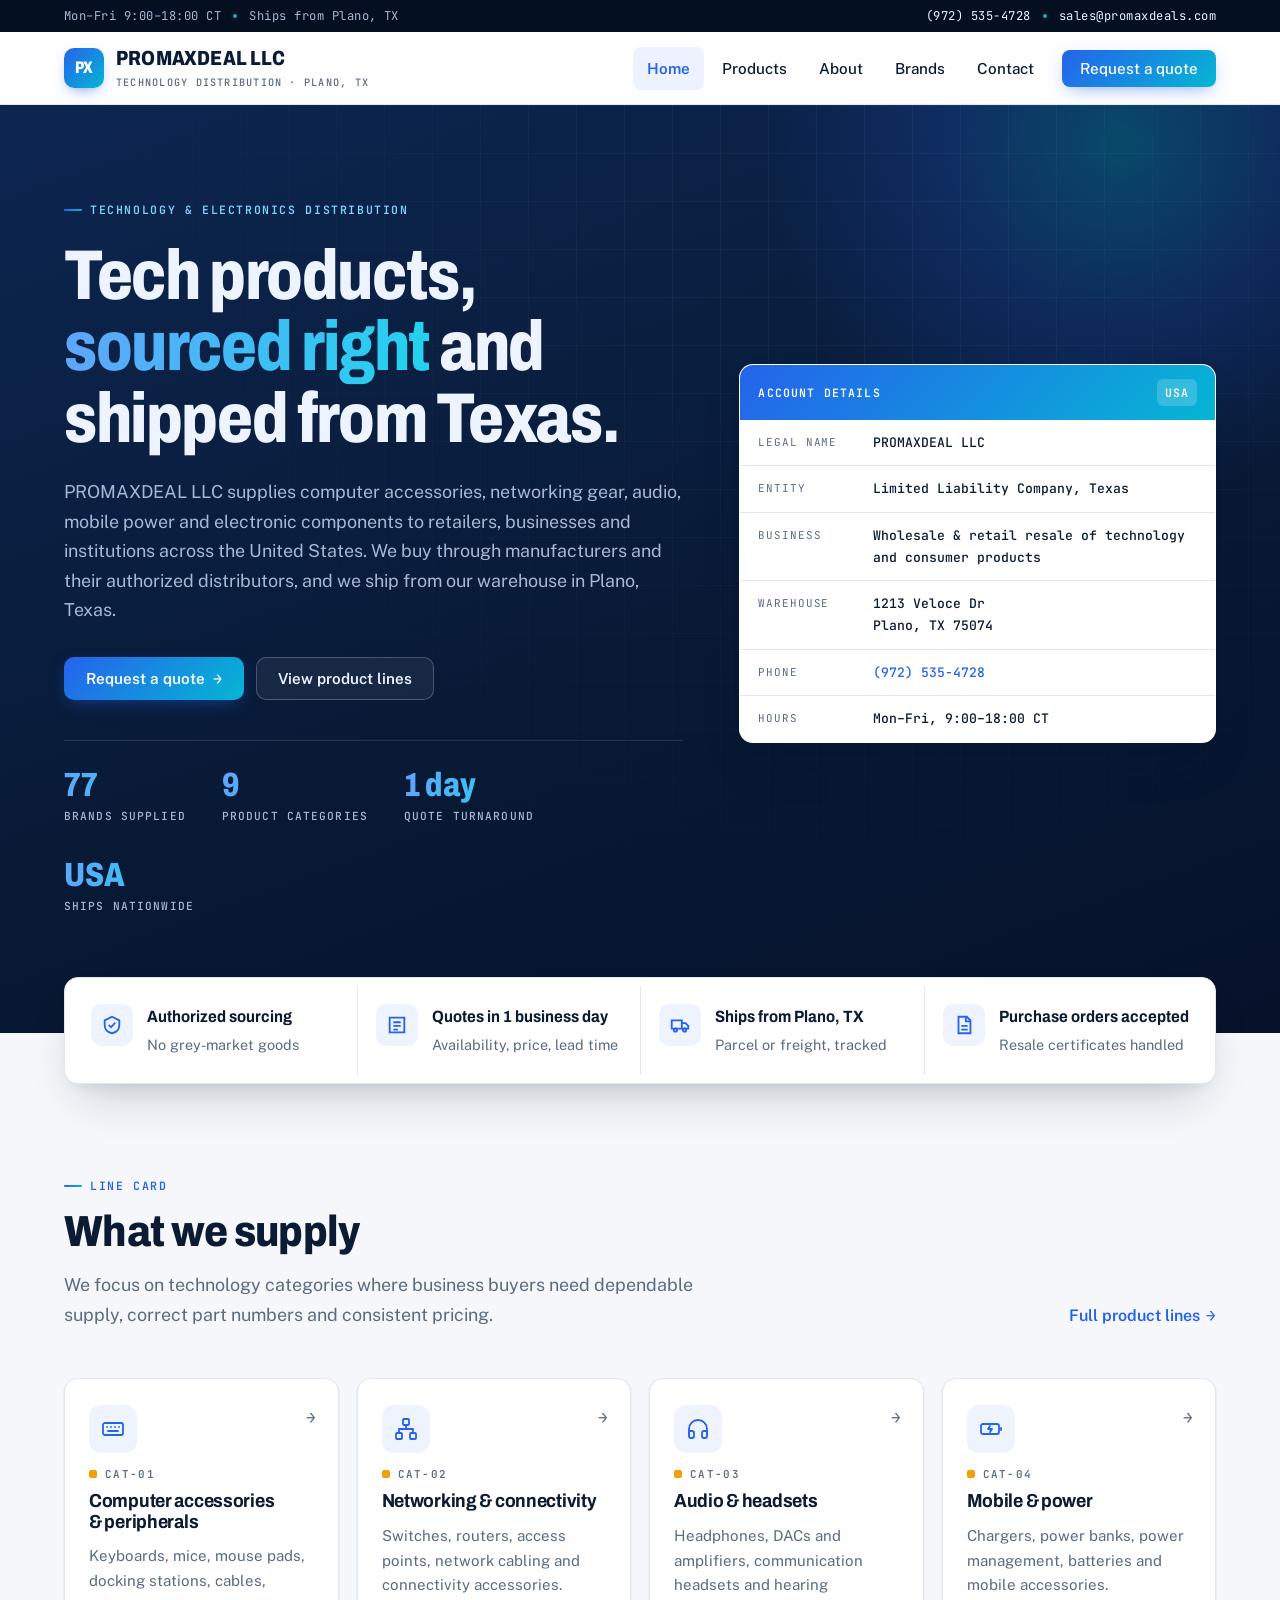
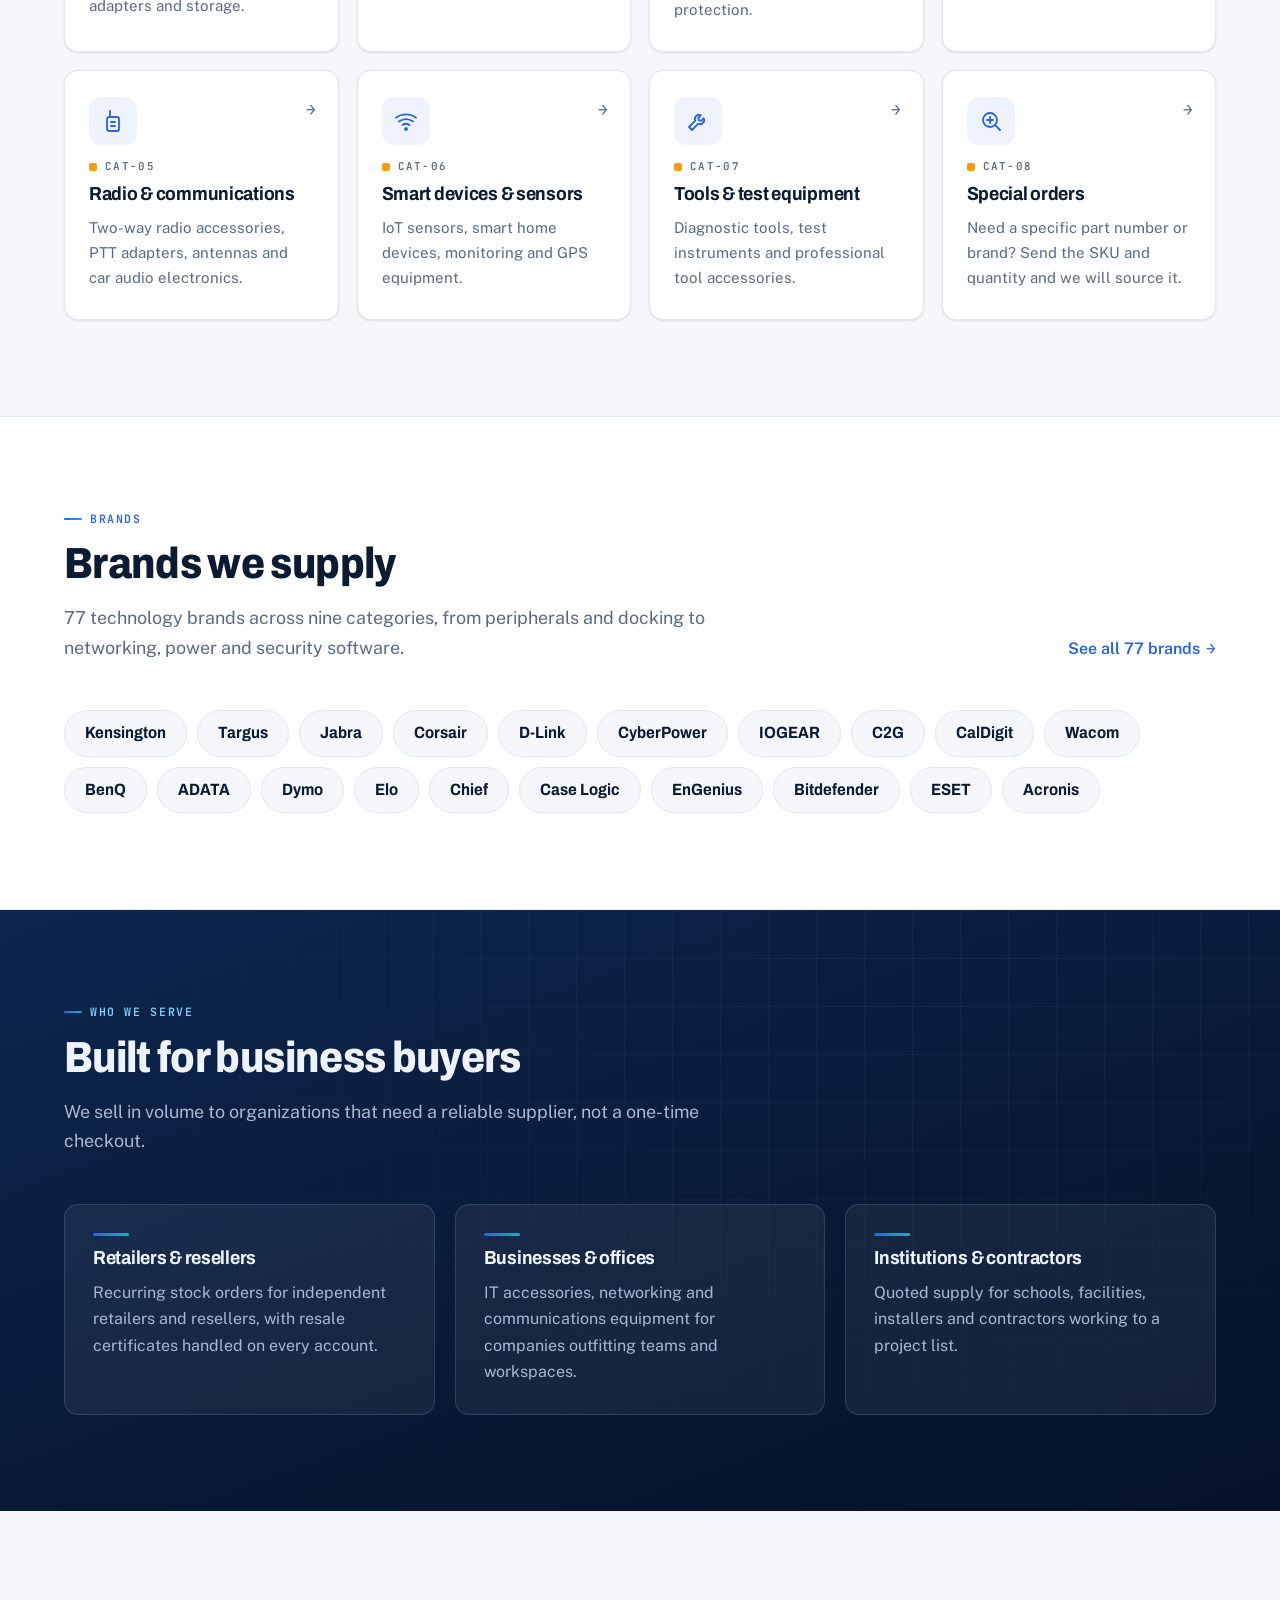
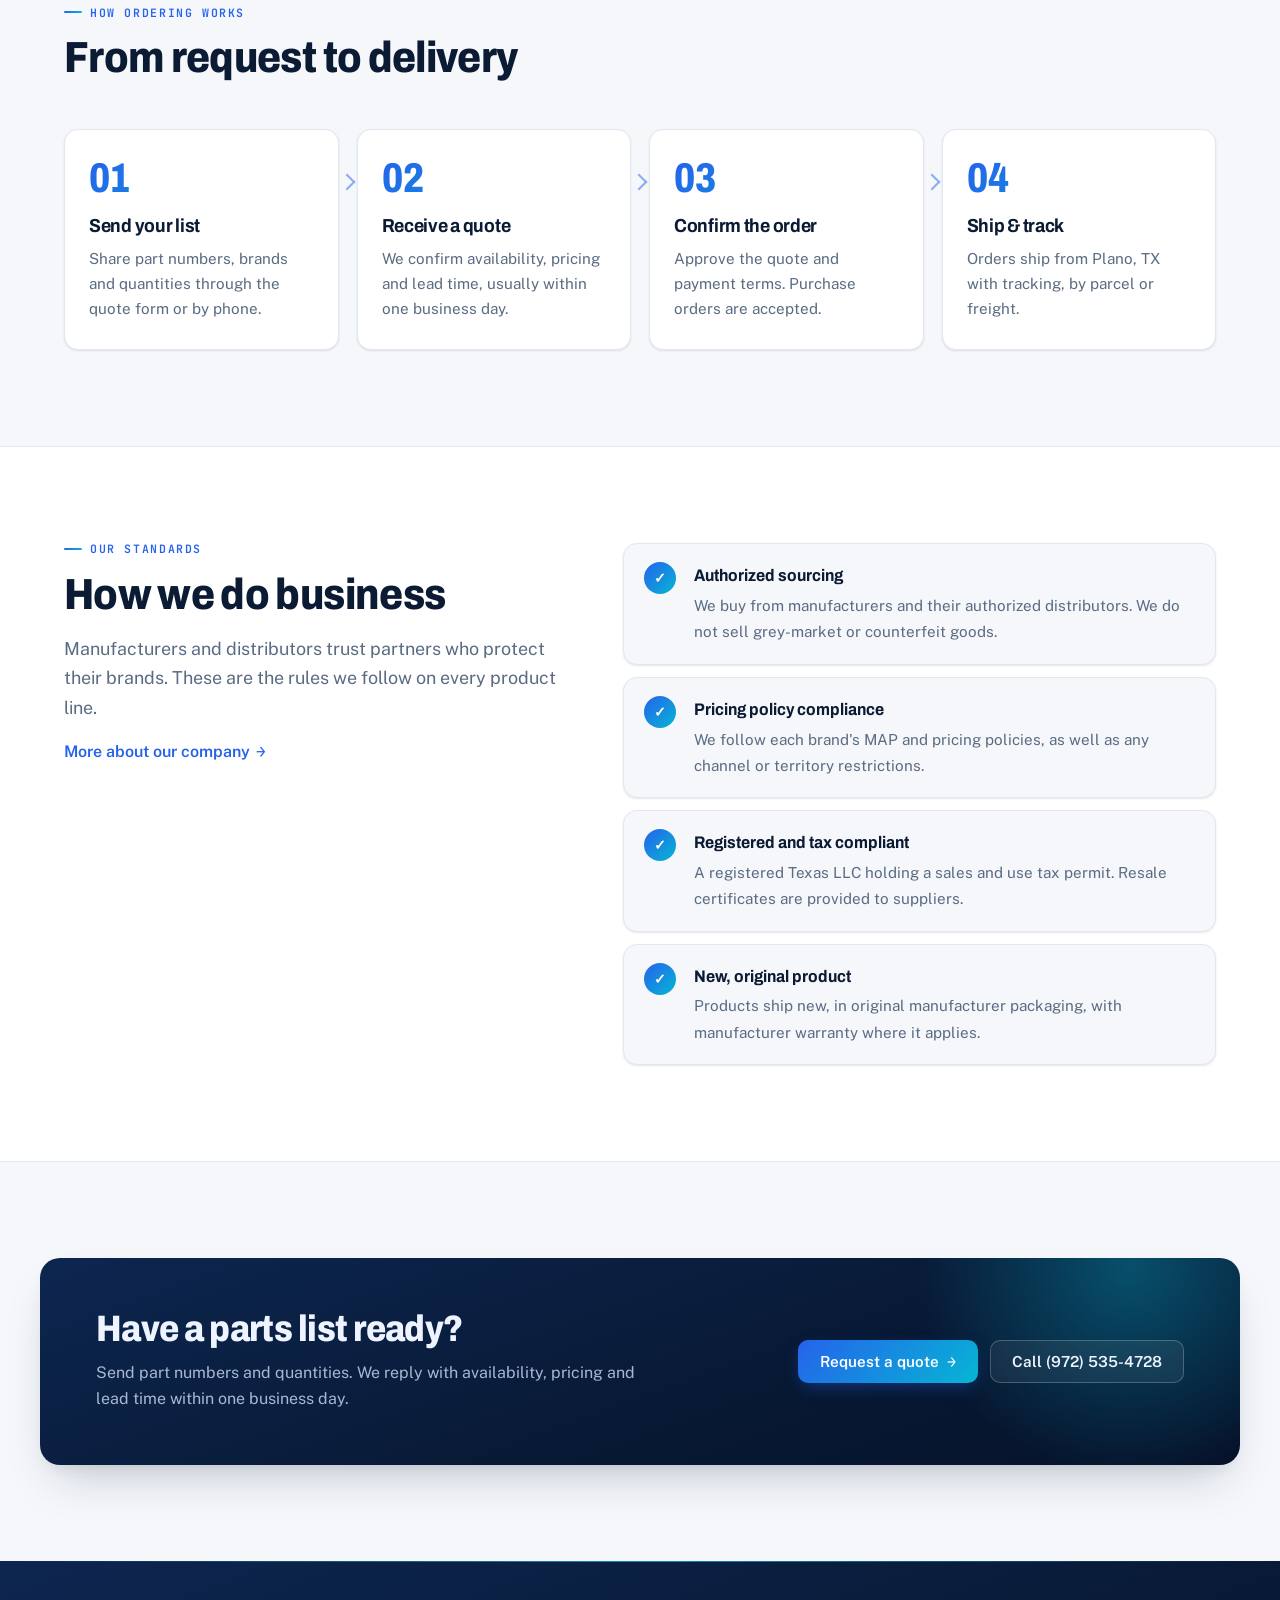
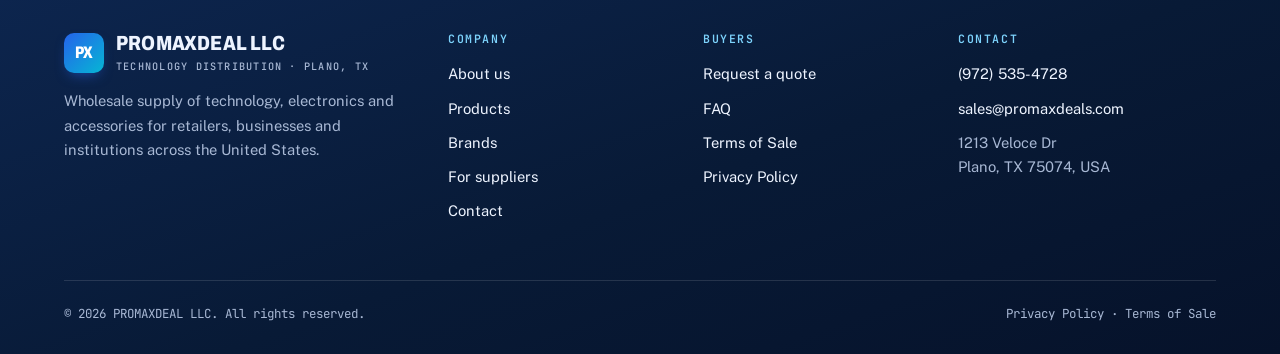
<file: index.html>
<!doctype html>
<html lang="en">
<head>
<meta charset="utf-8">
<meta name="viewport" content="width=device-width, initial-scale=1">
<title>PROMAXDEAL LLC | Technology &amp; Electronics Distributor in Plano, Texas</title>
<meta name="description" content="PROMAXDEAL LLC is a Plano, Texas distributor of computer accessories, networking gear, audio, mobile power and electronic components for retailers, businesses and institutions.">
<link rel="canonical" href="https://www.promaxdeals.com/">
<meta property="og:type" content="website">
<meta property="og:site_name" content="PROMAXDEAL LLC">
<meta property="og:title" content="PROMAXDEAL LLC | Technology &amp; Electronics Distribution">
<meta property="og:description" content="Tech products, sourced right and shipped from Plano, Texas. Wholesale supply for retailers, businesses and institutions.">
<meta property="og:url" content="https://www.promaxdeals.com/">
<meta name="theme-color" content="#131a24">
<link rel="icon" href="assets/img/favicon.svg" type="image/svg+xml">
<link rel="preconnect" href="https://fonts.googleapis.com">
<link rel="preconnect" href="https://fonts.gstatic.com" crossorigin>
<link rel="stylesheet" href="https://fonts.googleapis.com/css2?family=Archivo:wdth,wght@75..100,500..800&family=Public+Sans:wght@400;500;600&family=JetBrains+Mono:wght@400;500&display=swap">
<link rel="stylesheet" href="assets/css/styles.css">
<script type="application/ld+json">
{
  "@context":"https://schema.org",
  "@type":"Organization",
  "name":"PROMAXDEAL LLC",
  "url":"https://www.promaxdeals.com/",
  "email":"sales@promaxdeals.com",
  "telephone":"+1-972-535-4728",
  "address":{"@type":"PostalAddress","streetAddress":"1213 Veloce Dr","addressLocality":"Plano","addressRegion":"TX","postalCode":"75074","addressCountry":"US"},
  "contactPoint":{"@type":"ContactPoint","contactType":"sales","telephone":"+1-972-535-4728","email":"sales@promaxdeals.com","areaServed":"US","availableLanguage":"English","hoursAvailable":{"@type":"OpeningHoursSpecification","dayOfWeek":["Monday","Tuesday","Wednesday","Thursday","Friday"],"opens":"09:00","closes":"18:00"}}
}
</script>
</head>
<body>
<a class="skip" href="#main">Skip to content</a>

<div class="utility">
  <div class="wrap">
    <div><span>Mon–Fri 9:00–18:00 CT</span><span class="hide-sm">Ships from Plano, TX</span></div>
    <div><span><a href="tel:+19725354728">(972) 535-4728</a></span><span class="hide-sm"><a href="mailto:sales@promaxdeals.com">sales@promaxdeals.com</a></span></div>
  </div>
</div>

<header class="top">
  <div class="wrap">
    <a class="brand" href="index.html" aria-label="PROMAXDEAL LLC home">
      <span class="mark" aria-hidden="true">PX</span>
      <span><b>PROMAXDEAL LLC</b><small>TECHNOLOGY DISTRIBUTION · PLANO, TX</small></span>
    </a>
    <button class="menu-btn" type="button" aria-expanded="false" aria-controls="site-nav"><span></span><i class="sr-only">Menu</i></button>
    <nav class="links" id="site-nav" aria-label="Main">
      <a href="index.html" aria-current="page">Home</a>
      <a href="products.html">Products</a>
      <a href="about.html">About</a>
      <a href="brands.html">Brands</a>
      <a href="contact.html">Contact</a>
      <a class="btn" href="contact.html#quote-form">Request a quote</a>
    </nav>
  </div>
</header>

<main id="main">
  <div class="hero">
    <div class="wrap">
      <div>
        <p class="eyebrow">Technology &amp; electronics distribution</p>
        <h1>Tech products, <em>sourced right</em> and shipped from Texas.</h1>
        <p class="lede">PROMAXDEAL LLC supplies computer accessories, networking gear, audio, mobile power and electronic components to retailers, businesses and institutions across the United States. We buy through manufacturers and their authorized distributors, and we ship from our warehouse in Plano, Texas.</p>
        <div class="cta">
          <a class="btn arrow" href="contact.html#quote-form">Request a quote</a>
          <a class="btn ghost" href="products.html">View product lines</a>
        </div>
        <dl class="hero-stats">
          <div><dt>Brands supplied</dt><dd>77</dd></div>
          <div><dt>Product categories</dt><dd>9</dd></div>
          <div><dt>Quote turnaround</dt><dd>1 day</dd></div>
          <div><dt>Ships nationwide</dt><dd>USA</dd></div>
        </dl>
      </div>
      <aside class="spec" aria-label="Company details">
        <header><span>Account details</span><span>USA</span></header>
        <dl>
          <dt>Legal name</dt><dd>PROMAXDEAL LLC</dd>
          <dt>Entity</dt><dd>Limited Liability Company, Texas</dd>
          <dt>Business</dt><dd>Wholesale &amp; retail resale of technology and consumer products</dd>
          <dt>Warehouse</dt><dd>1213 Veloce Dr<br>Plano, TX 75074</dd>
          <dt>Phone</dt><dd><a href="tel:+19725354728">(972) 535-4728</a></dd>
          <dt>Hours</dt><dd>Mon–Fri, 9:00–18:00 CT</dd>
        </dl>
      </aside>
    </div>
  </div>

  <div class="strip">
    <div class="wrap">
      <ul>
        <li><svg class="ico" viewBox="0 0 24 24" fill="none" stroke="currentColor" stroke-width="2" aria-hidden="true"><path d="M12 3l8 4v5c0 5-3.5 8-8 9-4.5-1-8-4-8-9V7l8-4z"/><path d="M8.5 12l2.5 2.5 4.5-5"/></svg><div><b>Authorized sourcing</b><span>No grey-market goods</span></div></li>
        <li><svg class="ico" viewBox="0 0 24 24" fill="none" stroke="currentColor" stroke-width="2" aria-hidden="true"><path d="M4 4h16v16H4z"/><path d="M8 9h8M8 13h8M8 17h5"/></svg><div><b>Quotes in 1 business day</b><span>Availability, price, lead time</span></div></li>
        <li><svg class="ico" viewBox="0 0 24 24" fill="none" stroke="currentColor" stroke-width="2" aria-hidden="true"><path d="M3 7h11v9H3zM14 10h4l3 3v3h-7z"/><circle cx="7" cy="17.5" r="1.8"/><circle cx="17" cy="17.5" r="1.8"/></svg><div><b>Ships from Plano, TX</b><span>Parcel or freight, tracked</span></div></li>
        <li><svg class="ico" viewBox="0 0 24 24" fill="none" stroke="currentColor" stroke-width="2" aria-hidden="true"><path d="M6 3h9l4 4v14H6z"/><path d="M14 3v5h5M9 13h7M9 17h7"/></svg><div><b>Purchase orders accepted</b><span>Resale certificates handled</span></div></li>
      </ul>
    </div>
  </div>

  <section id="products">
    <div class="wrap">
      <div class="head-row">
        <div class="head">
          <p class="eyebrow">Line card</p>
          <h2>What we supply</h2>
          <p class="lede">We focus on technology categories where business buyers need dependable supply, correct part numbers and consistent pricing.</p>
        </div>
        <a class="text-link arrow" href="products.html">Full product lines</a>
      </div>
      <div class="card-grid">
        <a class="item" href="products.html#cat-01"><span class="ico-tile"><svg viewBox="0 0 24 24" fill="none" stroke="currentColor" stroke-width="1.8" stroke-linecap="round" stroke-linejoin="round" aria-hidden="true"><rect x="2" y="6" width="20" height="12" rx="2"/><path d="M6 10h.01M10 10h.01M14 10h.01M18 10h.01M7 14h10"/></svg></span><span class="code">CAT-01</span><h3>Computer accessories &amp; peripherals</h3><p>Keyboards, mice, mouse pads, docking stations, cables, adapters and storage.</p></a>
        <a class="item" href="products.html#cat-02"><span class="ico-tile"><svg viewBox="0 0 24 24" fill="none" stroke="currentColor" stroke-width="1.8" stroke-linecap="round" stroke-linejoin="round" aria-hidden="true"><rect x="9" y="2" width="6" height="6" rx="1"/><rect x="2" y="16" width="6" height="6" rx="1"/><rect x="16" y="16" width="6" height="6" rx="1"/><path d="M12 8v4M5 16v-4h14v4"/></svg></span><span class="code">CAT-02</span><h3>Networking &amp; connectivity</h3><p>Switches, routers, access points, network cabling and connectivity accessories.</p></a>
        <a class="item" href="products.html#cat-03"><span class="ico-tile"><svg viewBox="0 0 24 24" fill="none" stroke="currentColor" stroke-width="1.8" stroke-linecap="round" stroke-linejoin="round" aria-hidden="true"><path d="M3 18v-6a9 9 0 0 1 18 0v6"/><path d="M21 19a2 2 0 0 1-2 2h-1a2 2 0 0 1-2-2v-3a2 2 0 0 1 2-2h3zM3 19a2 2 0 0 0 2 2h1a2 2 0 0 0 2-2v-3a2 2 0 0 0-2-2H3z"/></svg></span><span class="code">CAT-03</span><h3>Audio &amp; headsets</h3><p>Headphones, DACs and amplifiers, communication headsets and hearing protection.</p></a>
        <a class="item" href="products.html#cat-04"><span class="ico-tile"><svg viewBox="0 0 24 24" fill="none" stroke="currentColor" stroke-width="1.8" stroke-linecap="round" stroke-linejoin="round" aria-hidden="true"><rect x="2" y="7" width="18" height="10" rx="2"/><path d="M22 11v2M11 9l-2 3h4l-2 3"/></svg></span><span class="code">CAT-04</span><h3>Mobile &amp; power</h3><p>Chargers, power banks, power management, batteries and mobile accessories.</p></a>
        <a class="item" href="products.html#cat-05"><span class="ico-tile"><svg viewBox="0 0 24 24" fill="none" stroke="currentColor" stroke-width="1.8" stroke-linecap="round" stroke-linejoin="round" aria-hidden="true"><rect x="6" y="8" width="12" height="14" rx="2"/><path d="M9 8V2M10 13h4M10 17h4"/></svg></span><span class="code">CAT-05</span><h3>Radio &amp; communications</h3><p>Two-way radio accessories, PTT adapters, antennas and car audio electronics.</p></a>
        <a class="item" href="products.html#cat-06"><span class="ico-tile"><svg viewBox="0 0 24 24" fill="none" stroke="currentColor" stroke-width="1.8" stroke-linecap="round" stroke-linejoin="round" aria-hidden="true"><path d="M5 12.55a11 11 0 0 1 14 0M8.5 16a6 6 0 0 1 7 0M2 8.8a16 16 0 0 1 20 0"/><circle cx="12" cy="20" r="1"/></svg></span><span class="code">CAT-06</span><h3>Smart devices &amp; sensors</h3><p>IoT sensors, smart home devices, monitoring and GPS equipment.</p></a>
        <a class="item" href="products.html#cat-07"><span class="ico-tile"><svg viewBox="0 0 24 24" fill="none" stroke="currentColor" stroke-width="1.8" stroke-linecap="round" stroke-linejoin="round" aria-hidden="true"><path d="M14.7 6.3a4 4 0 0 0-5.4 5.4L3 18l3 3 6.3-6.3a4 4 0 0 0 5.4-5.4l-2.5 2.5-2.4-.6-.6-2.4z"/></svg></span><span class="code">CAT-07</span><h3>Tools &amp; test equipment</h3><p>Diagnostic tools, test instruments and professional tool accessories.</p></a>
        <a class="item" href="products.html#cat-08"><span class="ico-tile"><svg viewBox="0 0 24 24" fill="none" stroke="currentColor" stroke-width="1.8" stroke-linecap="round" stroke-linejoin="round" aria-hidden="true"><circle cx="11" cy="11" r="7"/><path d="M21 21l-4.3-4.3M11 8v6M8 11h6"/></svg></span><span class="code">CAT-08</span><h3>Special orders</h3><p>Need a specific part number or brand? Send the SKU and quantity and we will source it.</p></a>
      </div>
    </div>
  </section>

  <section id="brands" class="alt">
    <div class="wrap">
      <div class="head-row">
        <div class="head">
          <p class="eyebrow">Brands</p>
          <h2>Brands we supply</h2>
          <p class="lede">77 technology brands across nine categories, from peripherals and docking to networking, power and security software.</p>
        </div>
        <a class="text-link arrow" href="brands.html">See all 77 brands</a>
      </div>
      <ul class="brand-cloud">
        <li><a href="brands.html#kensington">Kensington</a></li>
        <li><a href="brands.html#targus">Targus</a></li>
        <li><a href="brands.html#jabra">Jabra</a></li>
        <li><a href="brands.html#corsair">Corsair</a></li>
        <li><a href="brands.html#d-link">D-Link</a></li>
        <li><a href="brands.html#cyberpower">CyberPower</a></li>
        <li><a href="brands.html#iogear">IOGEAR</a></li>
        <li><a href="brands.html#c2g">C2G</a></li>
        <li><a href="brands.html#caldigit">CalDigit</a></li>
        <li><a href="brands.html#wacom">Wacom</a></li>
        <li><a href="brands.html#benq">BenQ</a></li>
        <li><a href="brands.html#adata">ADATA</a></li>
        <li><a href="brands.html#dymo">Dymo</a></li>
        <li><a href="brands.html#elo">Elo</a></li>
        <li><a href="brands.html#chief">Chief</a></li>
        <li><a href="brands.html#case-logic">Case Logic</a></li>
        <li><a href="brands.html#engenius">EnGenius</a></li>
        <li><a href="brands.html#bitdefender">Bitdefender</a></li>
        <li><a href="brands.html#eset">ESET</a></li>
        <li><a href="brands.html#acronis">Acronis</a></li>
      </ul>
    </div>
  </section>

  <section id="customers" class="band">
    <div class="wrap">
      <div class="head">
        <p class="eyebrow">Who we serve</p>
        <h2>Built for business buyers</h2>
        <p class="lede">We sell in volume to organizations that need a reliable supplier, not a one-time checkout.</p>
      </div>
      <div class="cols">
        <div><h3>Retailers &amp; resellers</h3><p>Recurring stock orders for independent retailers and resellers, with resale certificates handled on every account.</p></div>
        <div><h3>Businesses &amp; offices</h3><p>IT accessories, networking and communications equipment for companies outfitting teams and workspaces.</p></div>
        <div><h3>Institutions &amp; contractors</h3><p>Quoted supply for schools, facilities, installers and contractors working to a project list.</p></div>
      </div>
    </div>
  </section>

  <section id="process">
    <div class="wrap">
      <div class="head">
        <p class="eyebrow">How ordering works</p>
        <h2>From request to delivery</h2>
      </div>
      <ol class="steps">
        <li><h3>Send your list</h3><p>Share part numbers, brands and quantities through the quote form or by phone.</p></li>
        <li><h3>Receive a quote</h3><p>We confirm availability, pricing and lead time, usually within one business day.</p></li>
        <li><h3>Confirm the order</h3><p>Approve the quote and payment terms. Purchase orders are accepted.</p></li>
        <li><h3>Ship &amp; track</h3><p>Orders ship from Plano, TX with tracking, by parcel or freight.</p></li>
      </ol>
    </div>
  </section>

  <section id="standards" class="alt">
    <div class="wrap split">
      <div class="head" style="margin:0">
        <p class="eyebrow">Our standards</p>
        <h2>How we do business</h2>
        <p class="lede">Manufacturers and distributors trust partners who protect their brands. These are the rules we follow on every product line.</p>
        <p><a class="text-link arrow" href="about.html#standards">More about our company</a></p>
      </div>
      <ul class="checks">
        <li><div><b>Authorized sourcing</b><span>We buy from manufacturers and their authorized distributors. We do not sell grey-market or counterfeit goods.</span></div></li>
        <li><div><b>Pricing policy compliance</b><span>We follow each brand's MAP and pricing policies, as well as any channel or territory restrictions.</span></div></li>
        <li><div><b>Registered and tax compliant</b><span>A registered Texas LLC holding a sales and use tax permit. Resale certificates are provided to suppliers.</span></div></li>
        <li><div><b>New, original product</b><span>Products ship new, in original manufacturer packaging, with manufacturer warranty where it applies.</span></div></li>
      </ul>
    </div>
  </section>

  <div class="band cta-band">
    <div class="wrap">
      <div>
        <h2>Have a parts list ready?</h2>
        <p>Send part numbers and quantities. We reply with availability, pricing and lead time within one business day.</p>
      </div>
      <div class="cta">
        <a class="btn arrow" href="contact.html#quote-form">Request a quote</a>
        <a class="btn ghost" href="tel:+19725354728">Call (972) 535-4728</a>
      </div>
    </div>
  </div>
</main>

<footer class="site">
  <div class="wrap">
    <div class="about">
      <a class="brand" href="index.html" aria-label="PROMAXDEAL LLC home"><span class="mark" aria-hidden="true">PX</span><span><b>PROMAXDEAL LLC</b><small>TECHNOLOGY DISTRIBUTION · PLANO, TX</small></span></a>
      <p>Wholesale supply of technology, electronics and accessories for retailers, businesses and institutions across the United States.</p>
    </div>
    <div>
      <h4>Company</h4>
      <ul><li><a href="about.html">About us</a></li><li><a href="products.html">Products</a></li><li><a href="brands.html">Brands</a></li><li><a href="about.html#suppliers">For suppliers</a></li><li><a href="contact.html">Contact</a></li></ul>
    </div>
    <div>
      <h4>Buyers</h4>
      <ul><li><a href="contact.html#quote-form">Request a quote</a></li><li><a href="contact.html#faq">FAQ</a></li><li><a href="terms.html">Terms of Sale</a></li><li><a href="privacy.html">Privacy Policy</a></li></ul>
    </div>
    <div>
      <h4>Contact</h4>
      <ul><li><a href="tel:+19725354728">(972) 535-4728</a></li><li><a href="mailto:sales@promaxdeals.com">sales@promaxdeals.com</a></li><li>1213 Veloce Dr<br>Plano, TX 75074, USA</li></ul>
    </div>
    <div class="base">
      <span>© <span id="year">2026</span> PROMAXDEAL LLC. All rights reserved.</span>
      <span><a href="privacy.html">Privacy Policy</a> · <a href="terms.html">Terms of Sale</a></span>
    </div>
  </div>
</footer>

<button class="to-top" type="button" aria-label="Back to top">↑</button>
<script src="assets/js/main.js" defer></script>
</body>
</html>
</file>
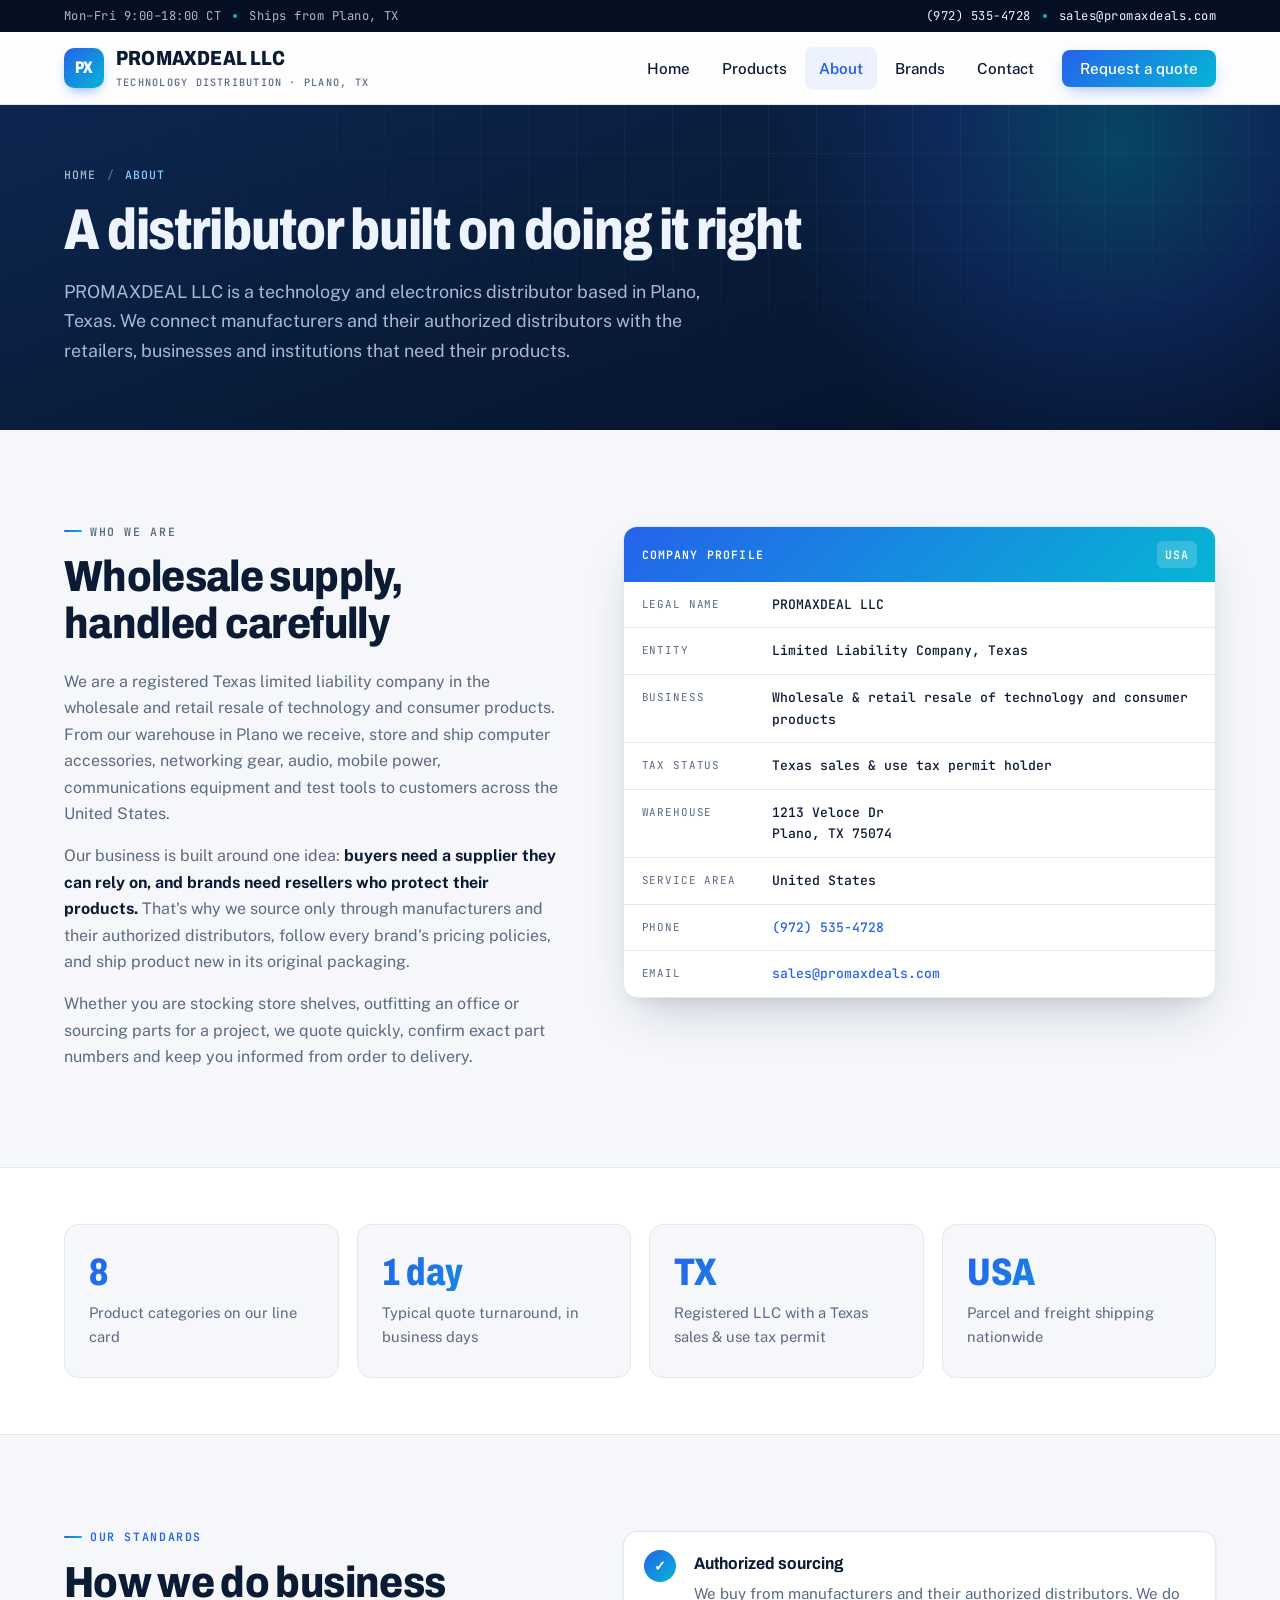
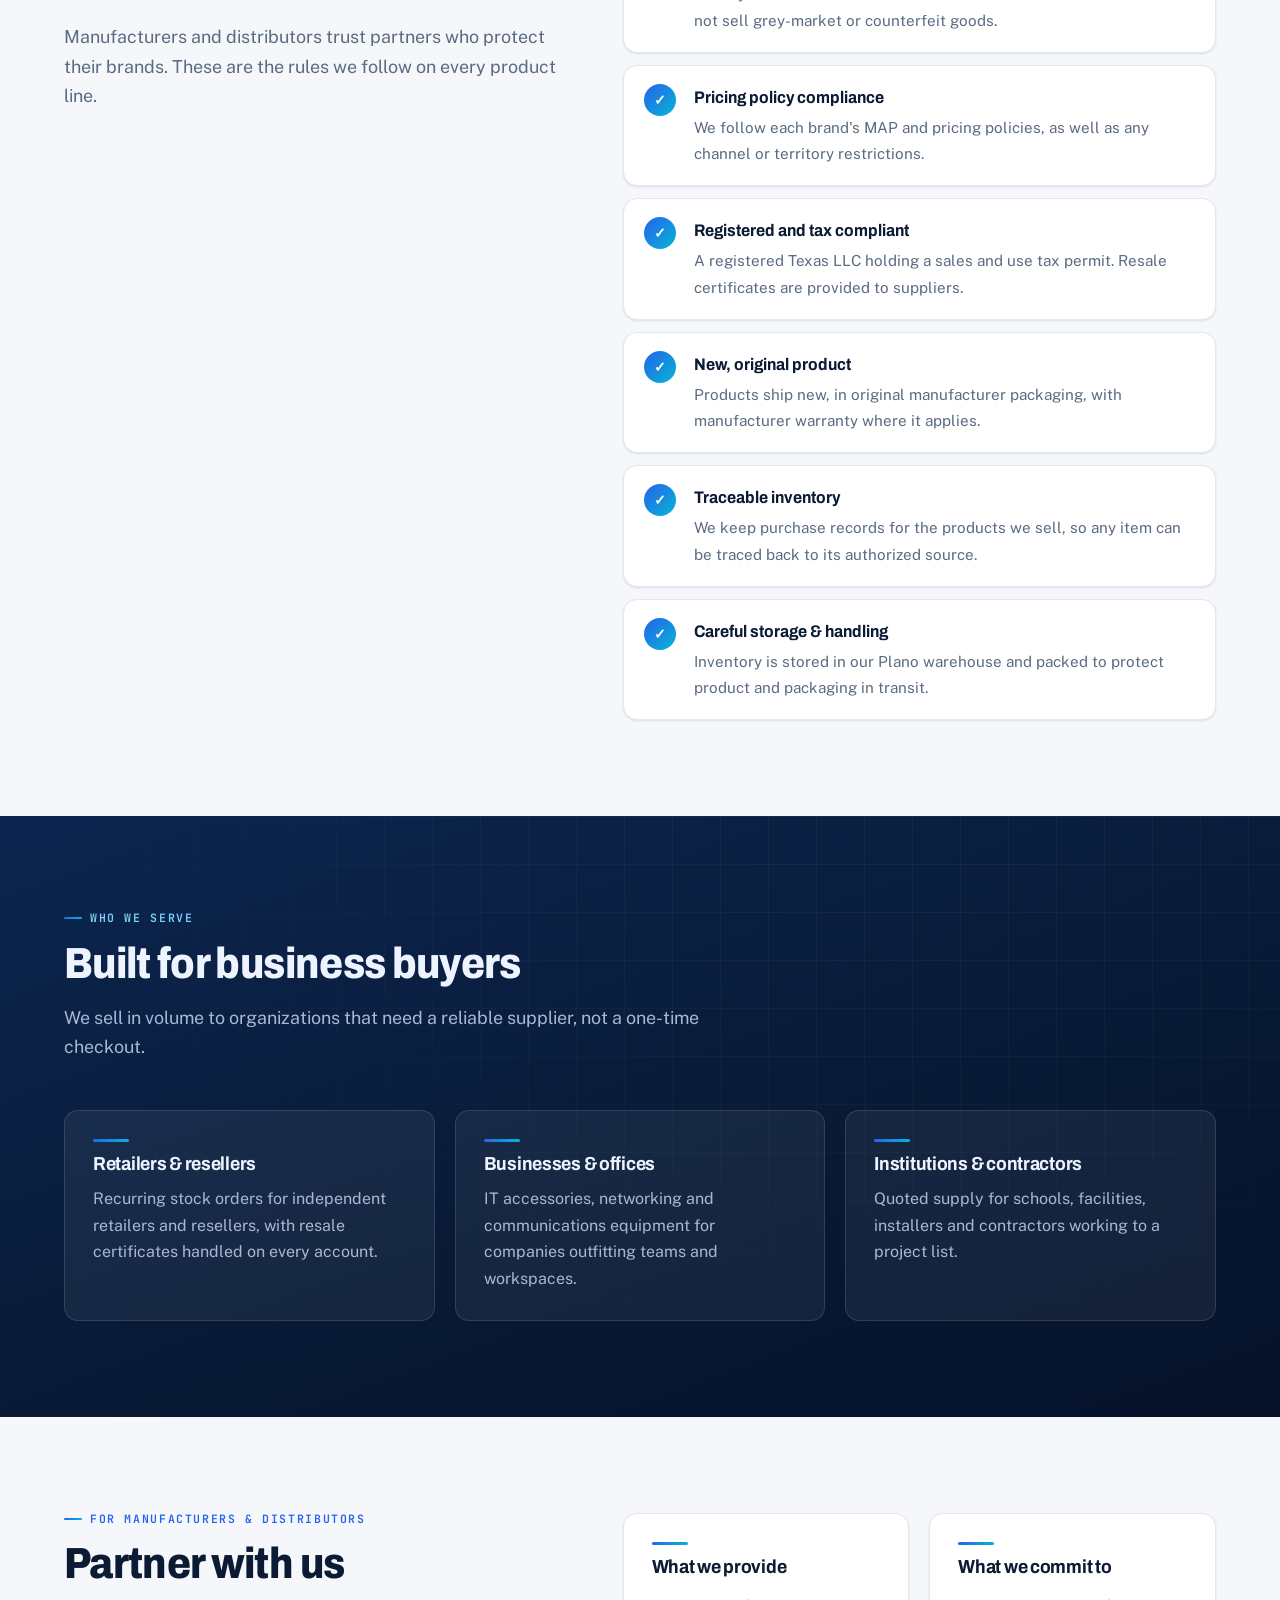
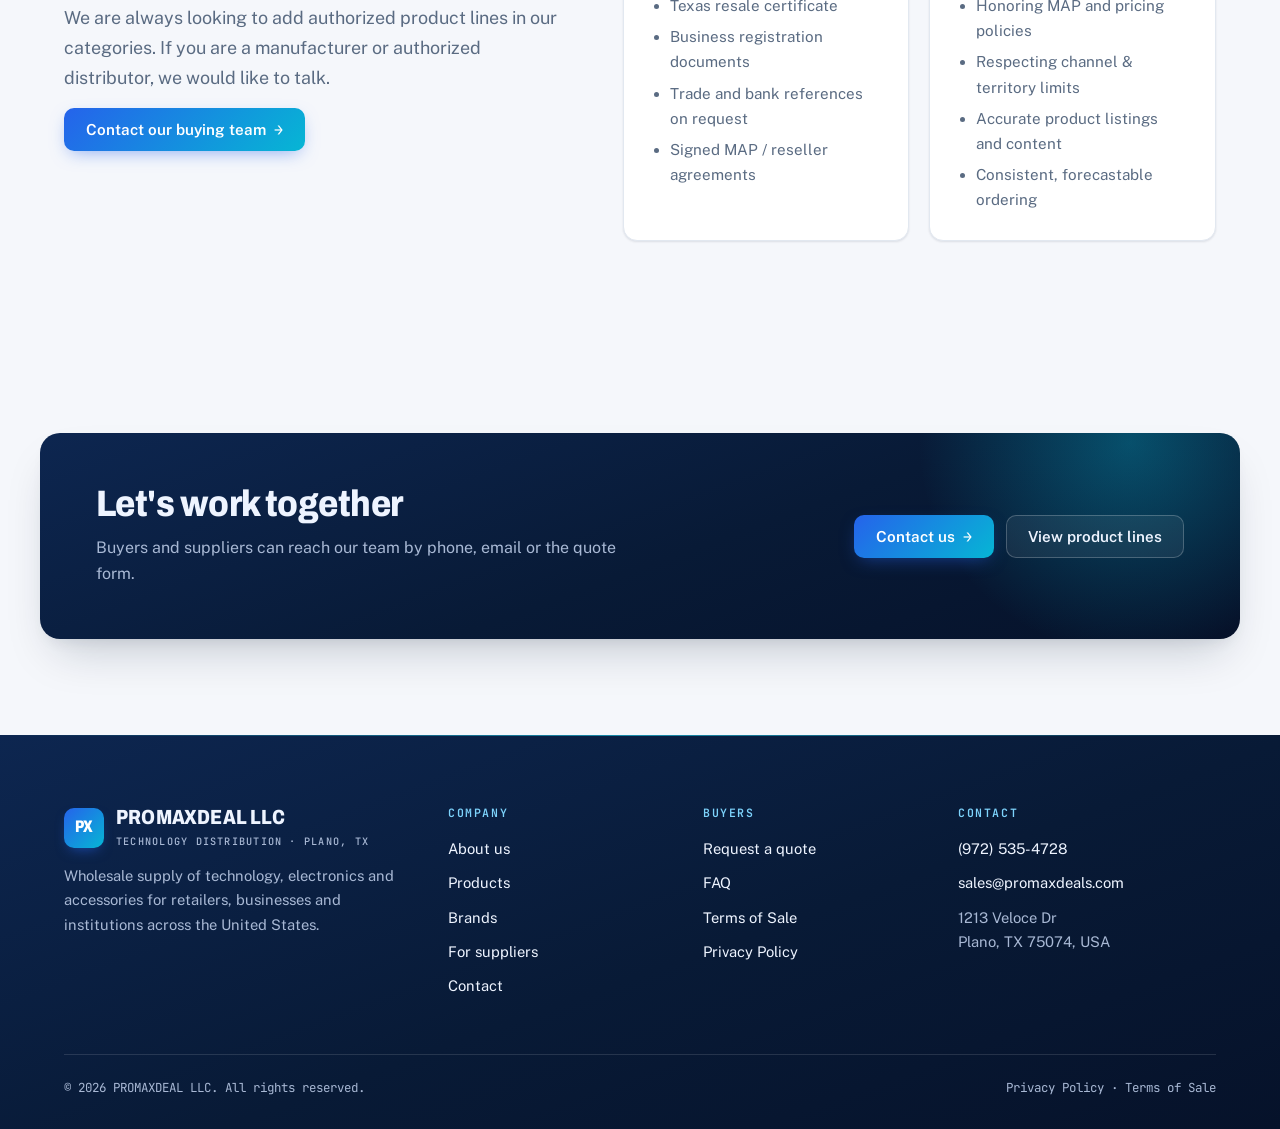
<file: about.html>
<!doctype html>
<html lang="en">
<head>
<meta charset="utf-8">
<meta name="viewport" content="width=device-width, initial-scale=1">
<title>About Us | PROMAXDEAL LLC</title>
<meta name="description" content="PROMAXDEAL LLC is a registered Texas LLC distributing technology and electronics from Plano, Texas. Learn about our sourcing standards, customers and supplier partnerships.">
<link rel="canonical" href="https://www.promaxdeals.com/about.html">
<meta property="og:type" content="website">
<meta property="og:site_name" content="PROMAXDEAL LLC">
<meta property="og:title" content="About PROMAXDEAL LLC">
<meta property="og:description" content="A Plano, Texas technology distributor built on authorized sourcing and brand-policy compliance.">
<meta property="og:url" content="https://www.promaxdeals.com/about.html">
<meta name="theme-color" content="#131a24">
<link rel="icon" href="assets/img/favicon.svg" type="image/svg+xml">
<link rel="preconnect" href="https://fonts.googleapis.com">
<link rel="preconnect" href="https://fonts.gstatic.com" crossorigin>
<link rel="stylesheet" href="https://fonts.googleapis.com/css2?family=Archivo:wdth,wght@75..100,500..800&family=Public+Sans:wght@400;500;600&family=JetBrains+Mono:wght@400;500&display=swap">
<link rel="stylesheet" href="assets/css/styles.css">
</head>
<body>
<a class="skip" href="#main">Skip to content</a>

<div class="utility">
  <div class="wrap">
    <div><span>Mon–Fri 9:00–18:00 CT</span><span class="hide-sm">Ships from Plano, TX</span></div>
    <div><span><a href="tel:+19725354728">(972) 535-4728</a></span><span class="hide-sm"><a href="mailto:sales@promaxdeals.com">sales@promaxdeals.com</a></span></div>
  </div>
</div>

<header class="top">
  <div class="wrap">
    <a class="brand" href="index.html" aria-label="PROMAXDEAL LLC home">
      <span class="mark" aria-hidden="true">PX</span>
      <span><b>PROMAXDEAL LLC</b><small>TECHNOLOGY DISTRIBUTION · PLANO, TX</small></span>
    </a>
    <button class="menu-btn" type="button" aria-expanded="false" aria-controls="site-nav"><span></span><i class="sr-only">Menu</i></button>
    <nav class="links" id="site-nav" aria-label="Main">
      <a href="index.html">Home</a>
      <a href="products.html">Products</a>
      <a href="about.html" aria-current="page">About</a>
      <a href="brands.html">Brands</a>
      <a href="contact.html">Contact</a>
      <a class="btn" href="contact.html#quote-form">Request a quote</a>
    </nav>
  </div>
</header>

<main id="main">
  <div class="page-hero">
    <div class="wrap">
      <nav class="crumbs" aria-label="Breadcrumb"><a href="index.html">Home</a><span aria-hidden="true">/</span><span>About</span></nav>
      <h1>A distributor built on doing it right</h1>
      <p class="lede">PROMAXDEAL LLC is a technology and electronics distributor based in Plano, Texas. We connect manufacturers and their authorized distributors with the retailers, businesses and institutions that need their products.</p>
    </div>
  </div>

  <section>
    <div class="wrap split">
      <div class="prose">
        <p class="eyebrow">Who we are</p>
        <h2 style="margin-bottom:6px">Wholesale supply, handled carefully</h2>
        <p>We are a registered Texas limited liability company in the wholesale and retail resale of technology and consumer products. From our warehouse in Plano we receive, store and ship computer accessories, networking gear, audio, mobile power, communications equipment and test tools to customers across the United States.</p>
        <p>Our business is built around one idea: <strong>buyers need a supplier they can rely on, and brands need resellers who protect their products.</strong> That's why we source only through manufacturers and their authorized distributors, follow every brand's pricing policies, and ship product new in its original packaging.</p>
        <p>Whether you are stocking store shelves, outfitting an office or sourcing parts for a project, we quote quickly, confirm exact part numbers and keep you informed from order to delivery.</p>
      </div>
      <aside class="spec" aria-label="Company details">
        <header><span>Company profile</span><span>USA</span></header>
        <dl>
          <dt>Legal name</dt><dd>PROMAXDEAL LLC</dd>
          <dt>Entity</dt><dd>Limited Liability Company, Texas</dd>
          <dt>Business</dt><dd>Wholesale &amp; retail resale of technology and consumer products</dd>
          <dt>Tax status</dt><dd>Texas sales &amp; use tax permit holder</dd>
          <dt>Warehouse</dt><dd>1213 Veloce Dr<br>Plano, TX 75074</dd>
          <dt>Service area</dt><dd>United States</dd>
          <dt>Phone</dt><dd><a href="tel:+19725354728">(972) 535-4728</a></dd>
          <dt>Email</dt><dd><a href="mailto:sales@promaxdeals.com">sales@promaxdeals.com</a></dd>
        </dl>
      </aside>
    </div>
  </section>

  <section class="alt" style="padding-block:56px">
    <div class="wrap">
      <div class="facts">
        <div><b>8</b><span>Product categories on our line card</span></div>
        <div><b>1 day</b><span>Typical quote turnaround, in business days</span></div>
        <div><b>TX</b><span>Registered LLC with a Texas sales &amp; use tax permit</span></div>
        <div><b>USA</b><span>Parcel and freight shipping nationwide</span></div>
      </div>
    </div>
  </section>

  <section id="standards">
    <div class="wrap split">
      <div class="head" style="margin:0">
        <p class="eyebrow">Our standards</p>
        <h2>How we do business</h2>
        <p class="lede">Manufacturers and distributors trust partners who protect their brands. These are the rules we follow on every product line.</p>
      </div>
      <ul class="checks">
        <li><div><b>Authorized sourcing</b><span>We buy from manufacturers and their authorized distributors. We do not sell grey-market or counterfeit goods.</span></div></li>
        <li><div><b>Pricing policy compliance</b><span>We follow each brand's MAP and pricing policies, as well as any channel or territory restrictions.</span></div></li>
        <li><div><b>Registered and tax compliant</b><span>A registered Texas LLC holding a sales and use tax permit. Resale certificates are provided to suppliers.</span></div></li>
        <li><div><b>New, original product</b><span>Products ship new, in original manufacturer packaging, with manufacturer warranty where it applies.</span></div></li>
        <li><div><b>Traceable inventory</b><span>We keep purchase records for the products we sell, so any item can be traced back to its authorized source.</span></div></li>
        <li><div><b>Careful storage &amp; handling</b><span>Inventory is stored in our Plano warehouse and packed to protect product and packaging in transit.</span></div></li>
      </ul>
    </div>
  </section>

  <section class="band">
    <div class="wrap">
      <div class="head">
        <p class="eyebrow">Who we serve</p>
        <h2>Built for business buyers</h2>
        <p class="lede">We sell in volume to organizations that need a reliable supplier, not a one-time checkout.</p>
      </div>
      <div class="cols">
        <div><h3>Retailers &amp; resellers</h3><p>Recurring stock orders for independent retailers and resellers, with resale certificates handled on every account.</p></div>
        <div><h3>Businesses &amp; offices</h3><p>IT accessories, networking and communications equipment for companies outfitting teams and workspaces.</p></div>
        <div><h3>Institutions &amp; contractors</h3><p>Quoted supply for schools, facilities, installers and contractors working to a project list.</p></div>
      </div>
    </div>
  </section>

  <section id="suppliers">
    <div class="wrap split">
      <div class="head" style="margin:0">
        <p class="eyebrow">For manufacturers &amp; distributors</p>
        <h2>Partner with us</h2>
        <p class="lede">We are always looking to add authorized product lines in our categories. If you are a manufacturer or authorized distributor, we would like to talk.</p>
        <p><a class="btn arrow" href="contact.html?type=supplier#quote-form">Contact our buying team</a></p>
      </div>
      <div class="cols section-light" style="grid-template-columns:1fr 1fr">
        <div><h3>What we provide</h3>
          <ul>
            <li>Texas resale certificate</li>
            <li>Business registration documents</li>
            <li>Trade and bank references on request</li>
            <li>Signed MAP / reseller agreements</li>
          </ul>
        </div>
        <div><h3>What we commit to</h3>
          <ul>
            <li>Honoring MAP and pricing policies</li>
            <li>Respecting channel &amp; territory limits</li>
            <li>Accurate product listings and content</li>
            <li>Consistent, forecastable ordering</li>
          </ul>
        </div>
      </div>
    </div>
  </section>

  <div class="band cta-band">
    <div class="wrap">
      <div>
        <h2>Let's work together</h2>
        <p>Buyers and suppliers can reach our team by phone, email or the quote form.</p>
      </div>
      <div class="cta">
        <a class="btn arrow" href="contact.html">Contact us</a>
        <a class="btn ghost" href="products.html">View product lines</a>
      </div>
    </div>
  </div>
</main>

<footer class="site">
  <div class="wrap">
    <div class="about">
      <a class="brand" href="index.html" aria-label="PROMAXDEAL LLC home"><span class="mark" aria-hidden="true">PX</span><span><b>PROMAXDEAL LLC</b><small>TECHNOLOGY DISTRIBUTION · PLANO, TX</small></span></a>
      <p>Wholesale supply of technology, electronics and accessories for retailers, businesses and institutions across the United States.</p>
    </div>
    <div>
      <h4>Company</h4>
      <ul><li><a href="about.html">About us</a></li><li><a href="products.html">Products</a></li><li><a href="brands.html">Brands</a></li><li><a href="about.html#suppliers">For suppliers</a></li><li><a href="contact.html">Contact</a></li></ul>
    </div>
    <div>
      <h4>Buyers</h4>
      <ul><li><a href="contact.html#quote-form">Request a quote</a></li><li><a href="contact.html#faq">FAQ</a></li><li><a href="terms.html">Terms of Sale</a></li><li><a href="privacy.html">Privacy Policy</a></li></ul>
    </div>
    <div>
      <h4>Contact</h4>
      <ul><li><a href="tel:+19725354728">(972) 535-4728</a></li><li><a href="mailto:sales@promaxdeals.com">sales@promaxdeals.com</a></li><li>1213 Veloce Dr<br>Plano, TX 75074, USA</li></ul>
    </div>
    <div class="base">
      <span>© <span id="year">2026</span> PROMAXDEAL LLC. All rights reserved.</span>
      <span><a href="privacy.html">Privacy Policy</a> · <a href="terms.html">Terms of Sale</a></span>
    </div>
  </div>
</footer>

<button class="to-top" type="button" aria-label="Back to top">↑</button>
<script src="assets/js/main.js" defer></script>
</body>
</html>
</file>
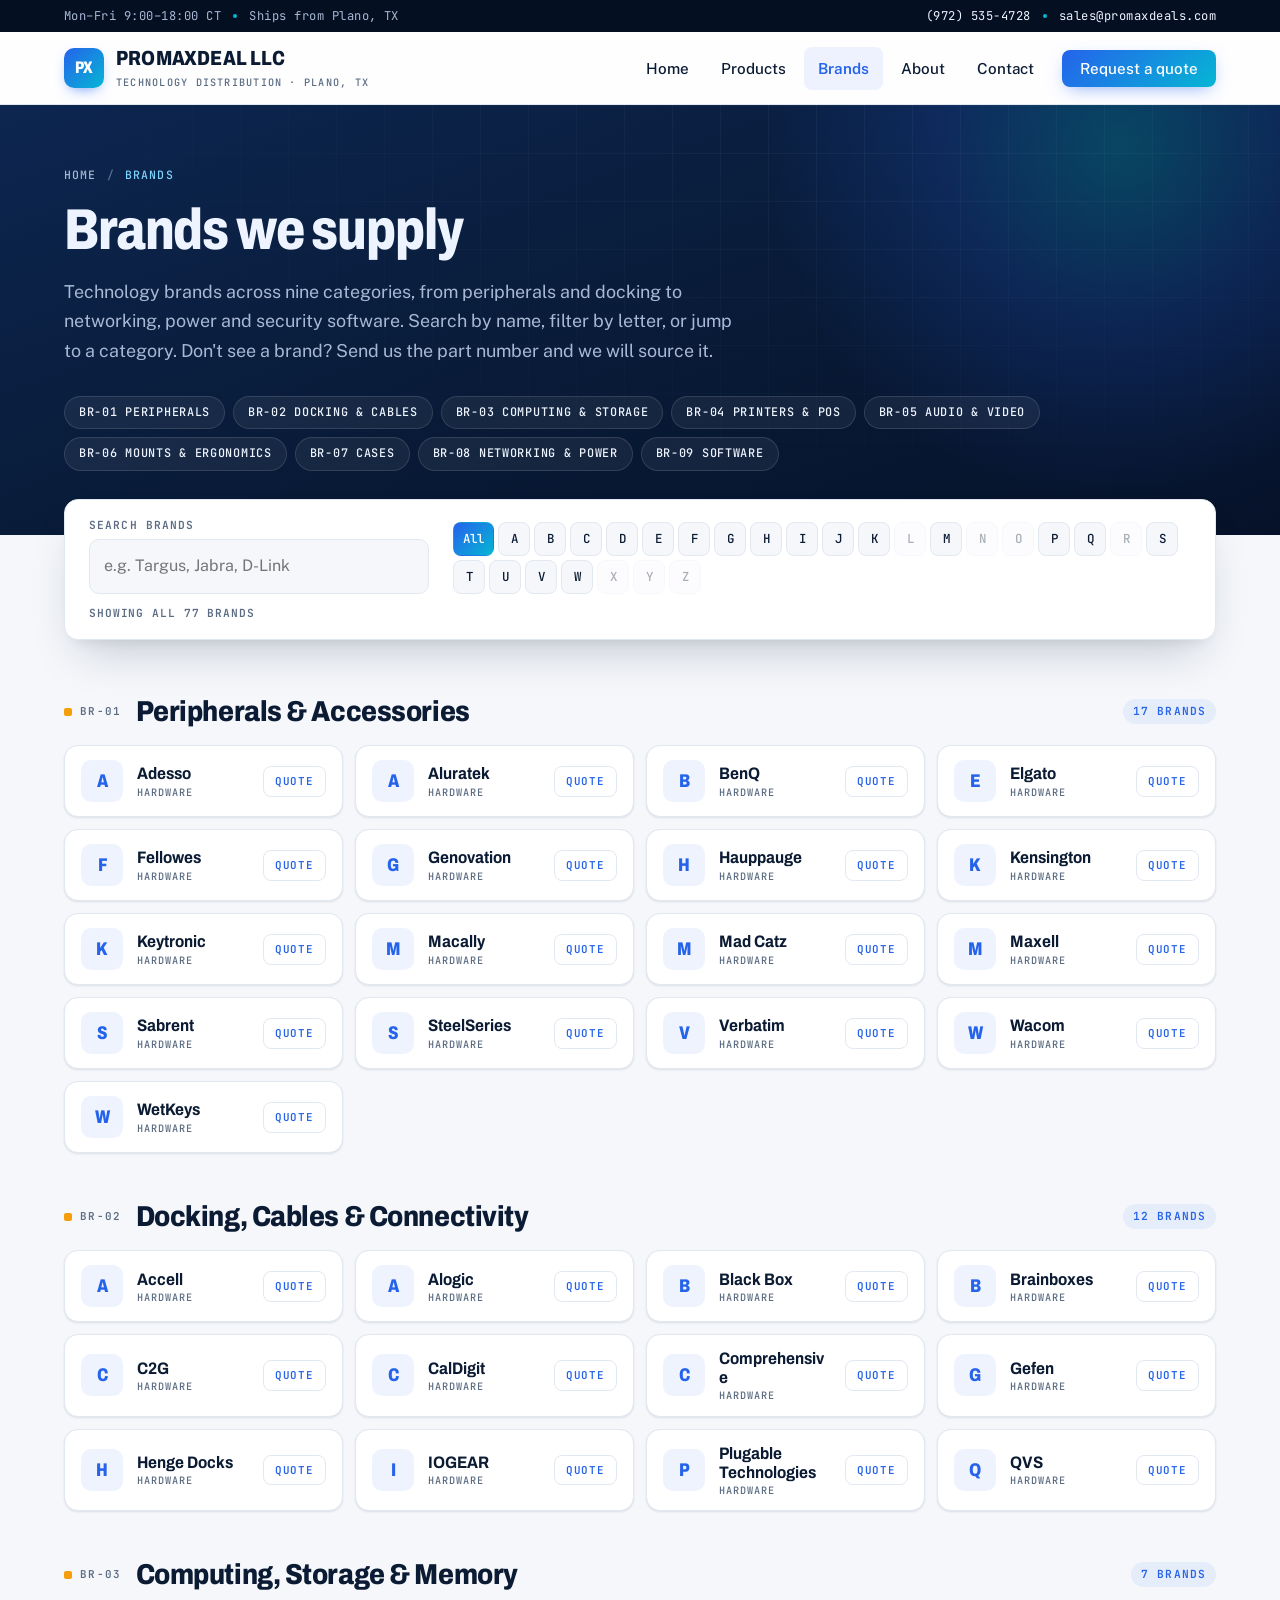
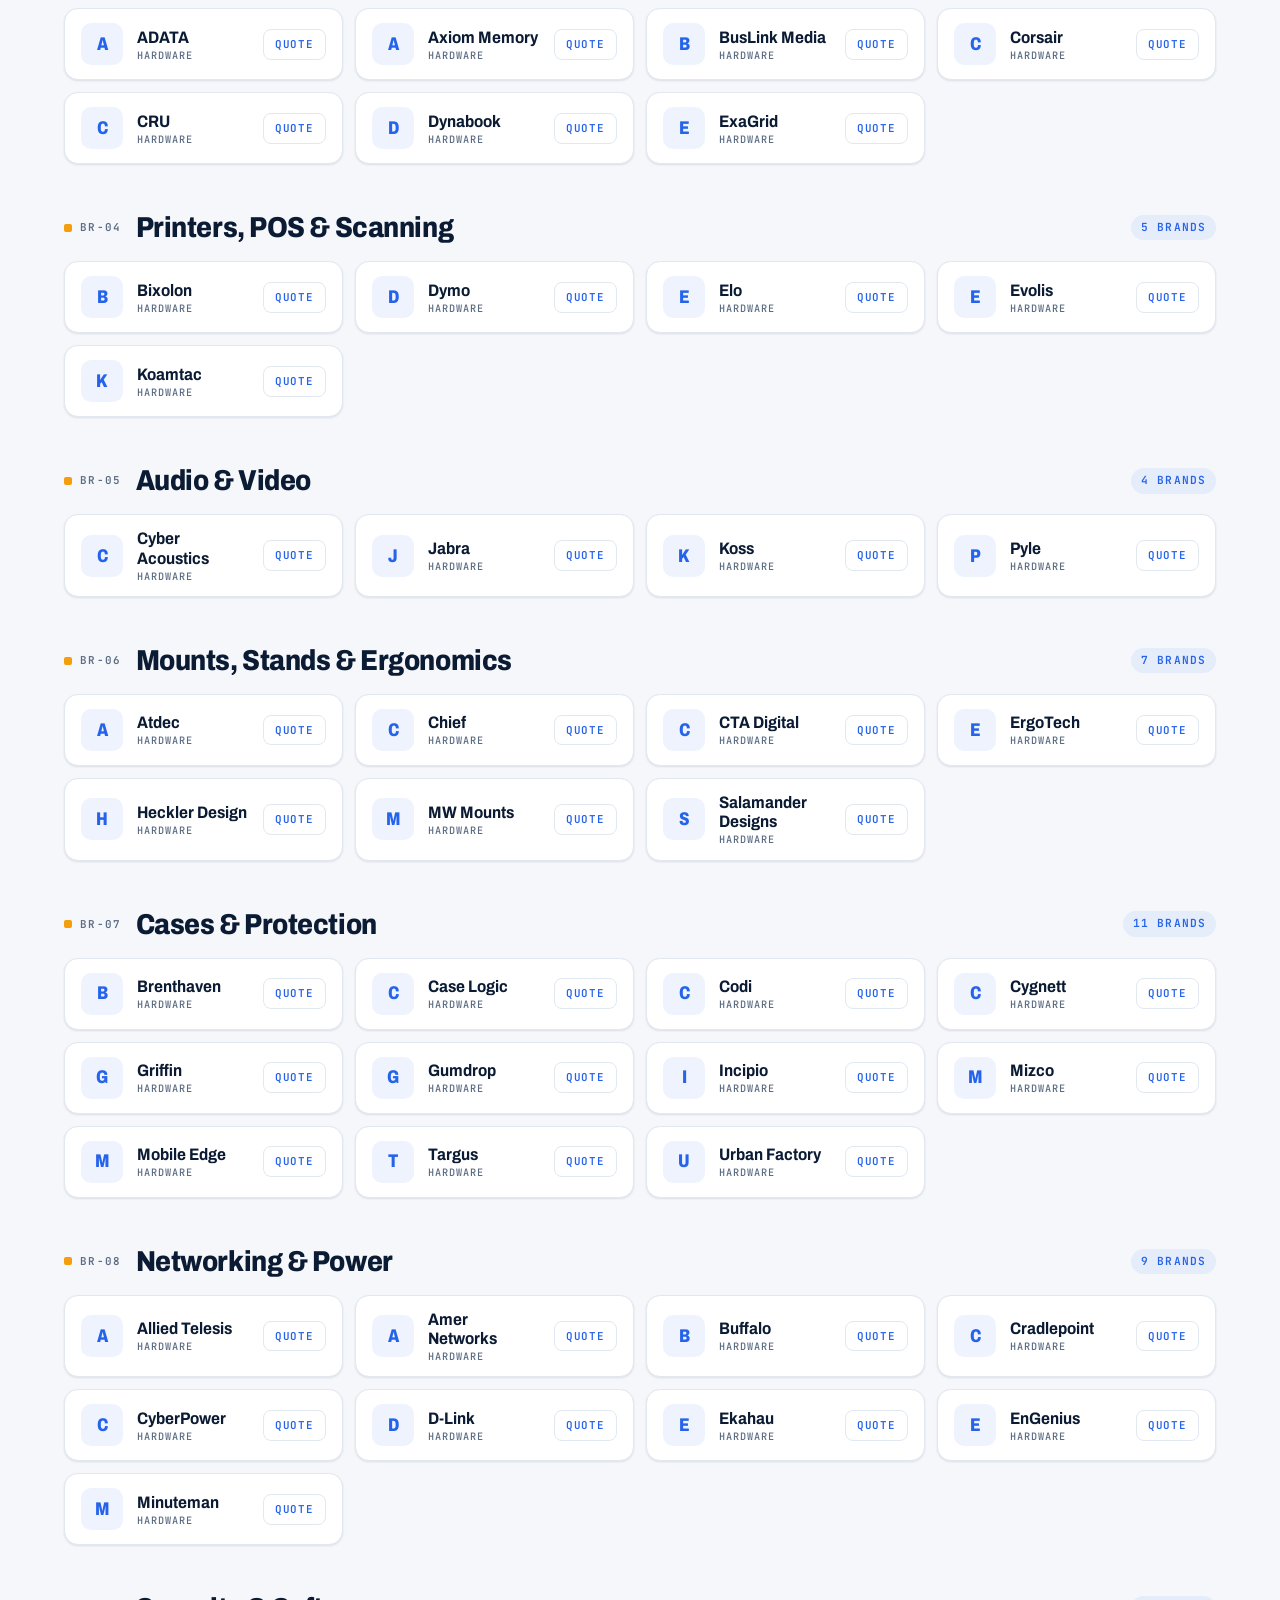
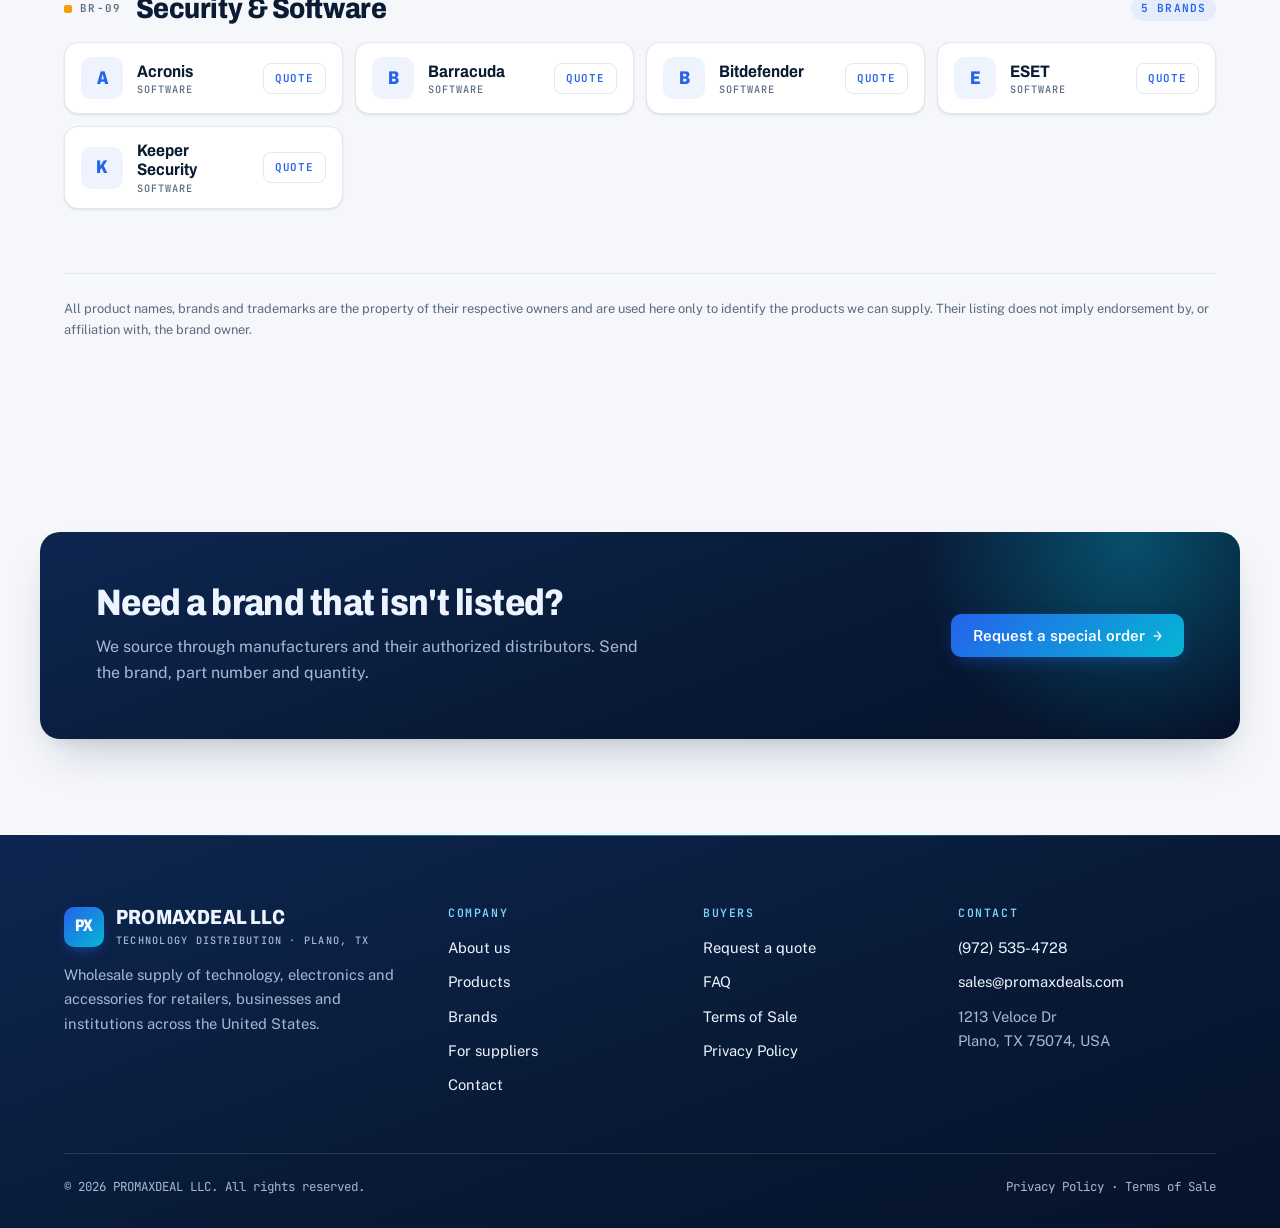
<file: brands.html>
<!doctype html>
<html lang="en">
<head>
<meta charset="utf-8">
<meta name="viewport" content="width=device-width, initial-scale=1">
<title>Brands We Supply | PROMAXDEAL LLC</title>
<meta name="description" content="Brands supplied by PROMAXDEAL LLC, including Kensington, Targus, Jabra, Corsair, D-Link, CyberPower, IOGEAR, C2G, Chief, Elo, Bitdefender, ESET and more, across peripherals, docking, storage, POS, audio, mounts, cases, networking and software.">
<link rel="canonical" href="https://www.promaxdeals.com/brands.html">
<meta property="og:type" content="website">
<meta property="og:site_name" content="PROMAXDEAL LLC">
<meta property="og:title" content="Brands We Supply | PROMAXDEAL LLC">
<meta property="og:description" content="Technology brands across nine categories, sourced and shipped from Plano, Texas.">
<meta property="og:url" content="https://www.promaxdeals.com/brands.html">
<meta name="theme-color" content="#131a24">
<link rel="icon" href="assets/img/favicon.svg" type="image/svg+xml">
<link rel="preconnect" href="https://fonts.googleapis.com">
<link rel="preconnect" href="https://fonts.gstatic.com" crossorigin>
<link rel="stylesheet" href="https://fonts.googleapis.com/css2?family=Archivo:wdth,wght@75..100,500..800&family=Public+Sans:wght@400;500;600&family=JetBrains+Mono:wght@400;500&display=swap">
<link rel="stylesheet" href="assets/css/styles.css">
</head>
<body>
<a class="skip" href="#main">Skip to content</a>

<div class="utility">
  <div class="wrap">
    <div><span>Mon–Fri 9:00–18:00 CT</span><span class="hide-sm">Ships from Plano, TX</span></div>
    <div><span><a href="tel:+19725354728">(972) 535-4728</a></span><span class="hide-sm"><a href="mailto:sales@promaxdeals.com">sales@promaxdeals.com</a></span></div>
  </div>
</div>

<header class="top">
  <div class="wrap">
    <a class="brand" href="index.html" aria-label="PROMAXDEAL LLC home">
      <span class="mark" aria-hidden="true">PX</span>
      <span><b>PROMAXDEAL LLC</b><small>TECHNOLOGY DISTRIBUTION · PLANO, TX</small></span>
    </a>
    <button class="menu-btn" type="button" aria-expanded="false" aria-controls="site-nav"><span></span><i class="sr-only">Menu</i></button>
    <nav class="links" id="site-nav" aria-label="Main">
      <a href="index.html">Home</a>
      <a href="products.html">Products</a>
      <a href="brands.html" aria-current="page">Brands</a>
      <a href="about.html">About</a>
      <a href="contact.html">Contact</a>
      <a class="btn" href="contact.html#quote-form">Request a quote</a>
    </nav>
  </div>
</header>

<main id="main">
  <div class="page-hero">
    <div class="wrap">
      <nav class="crumbs" aria-label="Breadcrumb"><a href="index.html">Home</a><span aria-hidden="true">/</span><span>Brands</span></nav>
      <h1>Brands we supply</h1>
      <p class="lede">Technology brands across nine categories, from peripherals and docking to networking, power and security software. Search by name, filter by letter, or jump to a category. Don't see a brand? Send us the part number and we will source it.</p>
      <nav class="chips" aria-label="Jump to category">
        <a href="#bcat-01">BR-01 Peripherals</a>
        <a href="#bcat-02">BR-02 Docking &amp; cables</a>
        <a href="#bcat-03">BR-03 Computing &amp; storage</a>
        <a href="#bcat-04">BR-04 Printers &amp; POS</a>
        <a href="#bcat-05">BR-05 Audio &amp; video</a>
        <a href="#bcat-06">BR-06 Mounts &amp; ergonomics</a>
        <a href="#bcat-07">BR-07 Cases</a>
        <a href="#bcat-08">BR-08 Networking &amp; power</a>
        <a href="#bcat-09">BR-09 Software</a>
      </nav>
    </div>
  </div>

  <section class="brands-section">
    <div class="wrap">
      <div class="brand-tools">
        <div class="field brand-search"><label for="b-search">Search brands</label><input id="b-search" type="search" placeholder="e.g. Targus, Jabra, D-Link" autocomplete="off"></div>
        <div class="az" role="group" aria-label="Filter by first letter"><!-- AZ:START --><button type="button" data-letter="" aria-pressed="true">All</button><button type="button" data-letter="A">A</button><button type="button" data-letter="B">B</button><button type="button" data-letter="C">C</button><button type="button" data-letter="D">D</button><button type="button" data-letter="E">E</button><button type="button" data-letter="F">F</button><button type="button" data-letter="G">G</button><button type="button" data-letter="H">H</button><button type="button" data-letter="I">I</button><button type="button" data-letter="J">J</button><button type="button" data-letter="K">K</button><button type="button" disabled>L</button><button type="button" data-letter="M">M</button><button type="button" disabled>N</button><button type="button" disabled>O</button><button type="button" data-letter="P">P</button><button type="button" data-letter="Q">Q</button><button type="button" disabled>R</button><button type="button" data-letter="S">S</button><button type="button" data-letter="T">T</button><button type="button" data-letter="U">U</button><button type="button" data-letter="V">V</button><button type="button" data-letter="W">W</button><button type="button" disabled>X</button><button type="button" disabled>Y</button><button type="button" disabled>Z</button><!-- AZ:END --></div>
        <p class="note" id="b-count" role="status" aria-live="polite" data-total="77">Showing all brands</p>
      </div>

      <!-- BRANDS:START -->
      <div class="brand-group" id="bcat-01" data-cat="1">
        <div class="brand-group-head"><span class="code">BR-01</span><h2>Peripherals &amp; Accessories</h2><span class="count">17 brands</span></div>
        <ul class="brand-grid">
          <li class="brand-tile" id="adesso" data-name="adesso" data-letter="A"><span class="mono" aria-hidden="true">A</span><span class="bt-body"><b>Adesso</b><small>Hardware</small></span><a href="contact.html?brand=Adesso#quote-form" aria-label="Request a quote for Adesso">Quote</a></li>
          <li class="brand-tile" id="aluratek" data-name="aluratek" data-letter="A"><span class="mono" aria-hidden="true">A</span><span class="bt-body"><b>Aluratek</b><small>Hardware</small></span><a href="contact.html?brand=Aluratek#quote-form" aria-label="Request a quote for Aluratek">Quote</a></li>
          <li class="brand-tile" id="benq" data-name="benq" data-letter="B"><span class="mono" aria-hidden="true">B</span><span class="bt-body"><b>BenQ</b><small>Hardware</small></span><a href="contact.html?brand=BenQ#quote-form" aria-label="Request a quote for BenQ">Quote</a></li>
          <li class="brand-tile" id="elgato" data-name="elgato" data-letter="E"><span class="mono" aria-hidden="true">E</span><span class="bt-body"><b>Elgato</b><small>Hardware</small></span><a href="contact.html?brand=Elgato#quote-form" aria-label="Request a quote for Elgato">Quote</a></li>
          <li class="brand-tile" id="fellowes" data-name="fellowes" data-letter="F"><span class="mono" aria-hidden="true">F</span><span class="bt-body"><b>Fellowes</b><small>Hardware</small></span><a href="contact.html?brand=Fellowes#quote-form" aria-label="Request a quote for Fellowes">Quote</a></li>
          <li class="brand-tile" id="genovation" data-name="genovation" data-letter="G"><span class="mono" aria-hidden="true">G</span><span class="bt-body"><b>Genovation</b><small>Hardware</small></span><a href="contact.html?brand=Genovation#quote-form" aria-label="Request a quote for Genovation">Quote</a></li>
          <li class="brand-tile" id="hauppauge" data-name="hauppauge" data-letter="H"><span class="mono" aria-hidden="true">H</span><span class="bt-body"><b>Hauppauge</b><small>Hardware</small></span><a href="contact.html?brand=Hauppauge#quote-form" aria-label="Request a quote for Hauppauge">Quote</a></li>
          <li class="brand-tile" id="kensington" data-name="kensington" data-letter="K"><span class="mono" aria-hidden="true">K</span><span class="bt-body"><b>Kensington</b><small>Hardware</small></span><a href="contact.html?brand=Kensington#quote-form" aria-label="Request a quote for Kensington">Quote</a></li>
          <li class="brand-tile" id="keytronic" data-name="keytronic" data-letter="K"><span class="mono" aria-hidden="true">K</span><span class="bt-body"><b>Keytronic</b><small>Hardware</small></span><a href="contact.html?brand=Keytronic#quote-form" aria-label="Request a quote for Keytronic">Quote</a></li>
          <li class="brand-tile" id="macally" data-name="macally" data-letter="M"><span class="mono" aria-hidden="true">M</span><span class="bt-body"><b>Macally</b><small>Hardware</small></span><a href="contact.html?brand=Macally#quote-form" aria-label="Request a quote for Macally">Quote</a></li>
          <li class="brand-tile" id="mad-catz" data-name="mad catz" data-letter="M"><span class="mono" aria-hidden="true">M</span><span class="bt-body"><b>Mad Catz</b><small>Hardware</small></span><a href="contact.html?brand=Mad%20Catz#quote-form" aria-label="Request a quote for Mad Catz">Quote</a></li>
          <li class="brand-tile" id="maxell" data-name="maxell" data-letter="M"><span class="mono" aria-hidden="true">M</span><span class="bt-body"><b>Maxell</b><small>Hardware</small></span><a href="contact.html?brand=Maxell#quote-form" aria-label="Request a quote for Maxell">Quote</a></li>
          <li class="brand-tile" id="sabrent" data-name="sabrent" data-letter="S"><span class="mono" aria-hidden="true">S</span><span class="bt-body"><b>Sabrent</b><small>Hardware</small></span><a href="contact.html?brand=Sabrent#quote-form" aria-label="Request a quote for Sabrent">Quote</a></li>
          <li class="brand-tile" id="steelseries" data-name="steelseries" data-letter="S"><span class="mono" aria-hidden="true">S</span><span class="bt-body"><b>SteelSeries</b><small>Hardware</small></span><a href="contact.html?brand=SteelSeries#quote-form" aria-label="Request a quote for SteelSeries">Quote</a></li>
          <li class="brand-tile" id="verbatim" data-name="verbatim" data-letter="V"><span class="mono" aria-hidden="true">V</span><span class="bt-body"><b>Verbatim</b><small>Hardware</small></span><a href="contact.html?brand=Verbatim#quote-form" aria-label="Request a quote for Verbatim">Quote</a></li>
          <li class="brand-tile" id="wacom" data-name="wacom" data-letter="W"><span class="mono" aria-hidden="true">W</span><span class="bt-body"><b>Wacom</b><small>Hardware</small></span><a href="contact.html?brand=Wacom#quote-form" aria-label="Request a quote for Wacom">Quote</a></li>
          <li class="brand-tile" id="wetkeys" data-name="wetkeys" data-letter="W"><span class="mono" aria-hidden="true">W</span><span class="bt-body"><b>WetKeys</b><small>Hardware</small></span><a href="contact.html?brand=WetKeys#quote-form" aria-label="Request a quote for WetKeys">Quote</a></li>
        </ul>
      </div>
      <div class="brand-group" id="bcat-02" data-cat="2">
        <div class="brand-group-head"><span class="code">BR-02</span><h2>Docking, Cables &amp; Connectivity</h2><span class="count">12 brands</span></div>
        <ul class="brand-grid">
          <li class="brand-tile" id="accell" data-name="accell" data-letter="A"><span class="mono" aria-hidden="true">A</span><span class="bt-body"><b>Accell</b><small>Hardware</small></span><a href="contact.html?brand=Accell#quote-form" aria-label="Request a quote for Accell">Quote</a></li>
          <li class="brand-tile" id="alogic" data-name="alogic" data-letter="A"><span class="mono" aria-hidden="true">A</span><span class="bt-body"><b>Alogic</b><small>Hardware</small></span><a href="contact.html?brand=Alogic#quote-form" aria-label="Request a quote for Alogic">Quote</a></li>
          <li class="brand-tile" id="black-box" data-name="black box" data-letter="B"><span class="mono" aria-hidden="true">B</span><span class="bt-body"><b>Black Box</b><small>Hardware</small></span><a href="contact.html?brand=Black%20Box#quote-form" aria-label="Request a quote for Black Box">Quote</a></li>
          <li class="brand-tile" id="brainboxes" data-name="brainboxes" data-letter="B"><span class="mono" aria-hidden="true">B</span><span class="bt-body"><b>Brainboxes</b><small>Hardware</small></span><a href="contact.html?brand=Brainboxes#quote-form" aria-label="Request a quote for Brainboxes">Quote</a></li>
          <li class="brand-tile" id="c2g" data-name="c2g" data-letter="C"><span class="mono" aria-hidden="true">C</span><span class="bt-body"><b>C2G</b><small>Hardware</small></span><a href="contact.html?brand=C2G#quote-form" aria-label="Request a quote for C2G">Quote</a></li>
          <li class="brand-tile" id="caldigit" data-name="caldigit" data-letter="C"><span class="mono" aria-hidden="true">C</span><span class="bt-body"><b>CalDigit</b><small>Hardware</small></span><a href="contact.html?brand=CalDigit#quote-form" aria-label="Request a quote for CalDigit">Quote</a></li>
          <li class="brand-tile" id="comprehensive" data-name="comprehensive" data-letter="C"><span class="mono" aria-hidden="true">C</span><span class="bt-body"><b>Comprehensive</b><small>Hardware</small></span><a href="contact.html?brand=Comprehensive#quote-form" aria-label="Request a quote for Comprehensive">Quote</a></li>
          <li class="brand-tile" id="gefen" data-name="gefen" data-letter="G"><span class="mono" aria-hidden="true">G</span><span class="bt-body"><b>Gefen</b><small>Hardware</small></span><a href="contact.html?brand=Gefen#quote-form" aria-label="Request a quote for Gefen">Quote</a></li>
          <li class="brand-tile" id="henge-docks" data-name="henge docks" data-letter="H"><span class="mono" aria-hidden="true">H</span><span class="bt-body"><b>Henge Docks</b><small>Hardware</small></span><a href="contact.html?brand=Henge%20Docks#quote-form" aria-label="Request a quote for Henge Docks">Quote</a></li>
          <li class="brand-tile" id="iogear" data-name="iogear" data-letter="I"><span class="mono" aria-hidden="true">I</span><span class="bt-body"><b>IOGEAR</b><small>Hardware</small></span><a href="contact.html?brand=IOGEAR#quote-form" aria-label="Request a quote for IOGEAR">Quote</a></li>
          <li class="brand-tile" id="plugable-technologies" data-name="plugable technologies" data-letter="P"><span class="mono" aria-hidden="true">P</span><span class="bt-body"><b>Plugable Technologies</b><small>Hardware</small></span><a href="contact.html?brand=Plugable%20Technologies#quote-form" aria-label="Request a quote for Plugable Technologies">Quote</a></li>
          <li class="brand-tile" id="qvs" data-name="qvs" data-letter="Q"><span class="mono" aria-hidden="true">Q</span><span class="bt-body"><b>QVS</b><small>Hardware</small></span><a href="contact.html?brand=QVS#quote-form" aria-label="Request a quote for QVS">Quote</a></li>
        </ul>
      </div>
      <div class="brand-group" id="bcat-03" data-cat="3">
        <div class="brand-group-head"><span class="code">BR-03</span><h2>Computing, Storage &amp; Memory</h2><span class="count">7 brands</span></div>
        <ul class="brand-grid">
          <li class="brand-tile" id="adata" data-name="adata" data-letter="A"><span class="mono" aria-hidden="true">A</span><span class="bt-body"><b>ADATA</b><small>Hardware</small></span><a href="contact.html?brand=ADATA#quote-form" aria-label="Request a quote for ADATA">Quote</a></li>
          <li class="brand-tile" id="axiom-memory" data-name="axiom memory" data-letter="A"><span class="mono" aria-hidden="true">A</span><span class="bt-body"><b>Axiom Memory</b><small>Hardware</small></span><a href="contact.html?brand=Axiom%20Memory#quote-form" aria-label="Request a quote for Axiom Memory">Quote</a></li>
          <li class="brand-tile" id="buslink-media" data-name="buslink media" data-letter="B"><span class="mono" aria-hidden="true">B</span><span class="bt-body"><b>BusLink Media</b><small>Hardware</small></span><a href="contact.html?brand=BusLink%20Media#quote-form" aria-label="Request a quote for BusLink Media">Quote</a></li>
          <li class="brand-tile" id="corsair" data-name="corsair" data-letter="C"><span class="mono" aria-hidden="true">C</span><span class="bt-body"><b>Corsair</b><small>Hardware</small></span><a href="contact.html?brand=Corsair#quote-form" aria-label="Request a quote for Corsair">Quote</a></li>
          <li class="brand-tile" id="cru" data-name="cru" data-letter="C"><span class="mono" aria-hidden="true">C</span><span class="bt-body"><b>CRU</b><small>Hardware</small></span><a href="contact.html?brand=CRU#quote-form" aria-label="Request a quote for CRU">Quote</a></li>
          <li class="brand-tile" id="dynabook" data-name="dynabook" data-letter="D"><span class="mono" aria-hidden="true">D</span><span class="bt-body"><b>Dynabook</b><small>Hardware</small></span><a href="contact.html?brand=Dynabook#quote-form" aria-label="Request a quote for Dynabook">Quote</a></li>
          <li class="brand-tile" id="exagrid" data-name="exagrid" data-letter="E"><span class="mono" aria-hidden="true">E</span><span class="bt-body"><b>ExaGrid</b><small>Hardware</small></span><a href="contact.html?brand=ExaGrid#quote-form" aria-label="Request a quote for ExaGrid">Quote</a></li>
        </ul>
      </div>
      <div class="brand-group" id="bcat-04" data-cat="4">
        <div class="brand-group-head"><span class="code">BR-04</span><h2>Printers, POS &amp; Scanning</h2><span class="count">5 brands</span></div>
        <ul class="brand-grid">
          <li class="brand-tile" id="bixolon" data-name="bixolon" data-letter="B"><span class="mono" aria-hidden="true">B</span><span class="bt-body"><b>Bixolon</b><small>Hardware</small></span><a href="contact.html?brand=Bixolon#quote-form" aria-label="Request a quote for Bixolon">Quote</a></li>
          <li class="brand-tile" id="dymo" data-name="dymo" data-letter="D"><span class="mono" aria-hidden="true">D</span><span class="bt-body"><b>Dymo</b><small>Hardware</small></span><a href="contact.html?brand=Dymo#quote-form" aria-label="Request a quote for Dymo">Quote</a></li>
          <li class="brand-tile" id="elo" data-name="elo" data-letter="E"><span class="mono" aria-hidden="true">E</span><span class="bt-body"><b>Elo</b><small>Hardware</small></span><a href="contact.html?brand=Elo#quote-form" aria-label="Request a quote for Elo">Quote</a></li>
          <li class="brand-tile" id="evolis" data-name="evolis" data-letter="E"><span class="mono" aria-hidden="true">E</span><span class="bt-body"><b>Evolis</b><small>Hardware</small></span><a href="contact.html?brand=Evolis#quote-form" aria-label="Request a quote for Evolis">Quote</a></li>
          <li class="brand-tile" id="koamtac" data-name="koamtac" data-letter="K"><span class="mono" aria-hidden="true">K</span><span class="bt-body"><b>Koamtac</b><small>Hardware</small></span><a href="contact.html?brand=Koamtac#quote-form" aria-label="Request a quote for Koamtac">Quote</a></li>
        </ul>
      </div>
      <div class="brand-group" id="bcat-05" data-cat="5">
        <div class="brand-group-head"><span class="code">BR-05</span><h2>Audio &amp; Video</h2><span class="count">4 brands</span></div>
        <ul class="brand-grid">
          <li class="brand-tile" id="cyber-acoustics" data-name="cyber acoustics" data-letter="C"><span class="mono" aria-hidden="true">C</span><span class="bt-body"><b>Cyber Acoustics</b><small>Hardware</small></span><a href="contact.html?brand=Cyber%20Acoustics#quote-form" aria-label="Request a quote for Cyber Acoustics">Quote</a></li>
          <li class="brand-tile" id="jabra" data-name="jabra" data-letter="J"><span class="mono" aria-hidden="true">J</span><span class="bt-body"><b>Jabra</b><small>Hardware</small></span><a href="contact.html?brand=Jabra#quote-form" aria-label="Request a quote for Jabra">Quote</a></li>
          <li class="brand-tile" id="koss" data-name="koss" data-letter="K"><span class="mono" aria-hidden="true">K</span><span class="bt-body"><b>Koss</b><small>Hardware</small></span><a href="contact.html?brand=Koss#quote-form" aria-label="Request a quote for Koss">Quote</a></li>
          <li class="brand-tile" id="pyle" data-name="pyle" data-letter="P"><span class="mono" aria-hidden="true">P</span><span class="bt-body"><b>Pyle</b><small>Hardware</small></span><a href="contact.html?brand=Pyle#quote-form" aria-label="Request a quote for Pyle">Quote</a></li>
        </ul>
      </div>
      <div class="brand-group" id="bcat-06" data-cat="6">
        <div class="brand-group-head"><span class="code">BR-06</span><h2>Mounts, Stands &amp; Ergonomics</h2><span class="count">7 brands</span></div>
        <ul class="brand-grid">
          <li class="brand-tile" id="atdec" data-name="atdec" data-letter="A"><span class="mono" aria-hidden="true">A</span><span class="bt-body"><b>Atdec</b><small>Hardware</small></span><a href="contact.html?brand=Atdec#quote-form" aria-label="Request a quote for Atdec">Quote</a></li>
          <li class="brand-tile" id="chief" data-name="chief" data-letter="C"><span class="mono" aria-hidden="true">C</span><span class="bt-body"><b>Chief</b><small>Hardware</small></span><a href="contact.html?brand=Chief#quote-form" aria-label="Request a quote for Chief">Quote</a></li>
          <li class="brand-tile" id="cta-digital" data-name="cta digital" data-letter="C"><span class="mono" aria-hidden="true">C</span><span class="bt-body"><b>CTA Digital</b><small>Hardware</small></span><a href="contact.html?brand=CTA%20Digital#quote-form" aria-label="Request a quote for CTA Digital">Quote</a></li>
          <li class="brand-tile" id="ergotech" data-name="ergotech" data-letter="E"><span class="mono" aria-hidden="true">E</span><span class="bt-body"><b>ErgoTech</b><small>Hardware</small></span><a href="contact.html?brand=ErgoTech#quote-form" aria-label="Request a quote for ErgoTech">Quote</a></li>
          <li class="brand-tile" id="heckler-design" data-name="heckler design" data-letter="H"><span class="mono" aria-hidden="true">H</span><span class="bt-body"><b>Heckler Design</b><small>Hardware</small></span><a href="contact.html?brand=Heckler%20Design#quote-form" aria-label="Request a quote for Heckler Design">Quote</a></li>
          <li class="brand-tile" id="mw-mounts" data-name="mw mounts" data-letter="M"><span class="mono" aria-hidden="true">M</span><span class="bt-body"><b>MW Mounts</b><small>Hardware</small></span><a href="contact.html?brand=MW%20Mounts#quote-form" aria-label="Request a quote for MW Mounts">Quote</a></li>
          <li class="brand-tile" id="salamander-designs" data-name="salamander designs" data-letter="S"><span class="mono" aria-hidden="true">S</span><span class="bt-body"><b>Salamander Designs</b><small>Hardware</small></span><a href="contact.html?brand=Salamander%20Designs#quote-form" aria-label="Request a quote for Salamander Designs">Quote</a></li>
        </ul>
      </div>
      <div class="brand-group" id="bcat-07" data-cat="7">
        <div class="brand-group-head"><span class="code">BR-07</span><h2>Cases &amp; Protection</h2><span class="count">11 brands</span></div>
        <ul class="brand-grid">
          <li class="brand-tile" id="brenthaven" data-name="brenthaven" data-letter="B"><span class="mono" aria-hidden="true">B</span><span class="bt-body"><b>Brenthaven</b><small>Hardware</small></span><a href="contact.html?brand=Brenthaven#quote-form" aria-label="Request a quote for Brenthaven">Quote</a></li>
          <li class="brand-tile" id="case-logic" data-name="case logic" data-letter="C"><span class="mono" aria-hidden="true">C</span><span class="bt-body"><b>Case Logic</b><small>Hardware</small></span><a href="contact.html?brand=Case%20Logic#quote-form" aria-label="Request a quote for Case Logic">Quote</a></li>
          <li class="brand-tile" id="codi" data-name="codi" data-letter="C"><span class="mono" aria-hidden="true">C</span><span class="bt-body"><b>Codi</b><small>Hardware</small></span><a href="contact.html?brand=Codi#quote-form" aria-label="Request a quote for Codi">Quote</a></li>
          <li class="brand-tile" id="cygnett" data-name="cygnett" data-letter="C"><span class="mono" aria-hidden="true">C</span><span class="bt-body"><b>Cygnett</b><small>Hardware</small></span><a href="contact.html?brand=Cygnett#quote-form" aria-label="Request a quote for Cygnett">Quote</a></li>
          <li class="brand-tile" id="griffin" data-name="griffin" data-letter="G"><span class="mono" aria-hidden="true">G</span><span class="bt-body"><b>Griffin</b><small>Hardware</small></span><a href="contact.html?brand=Griffin#quote-form" aria-label="Request a quote for Griffin">Quote</a></li>
          <li class="brand-tile" id="gumdrop" data-name="gumdrop" data-letter="G"><span class="mono" aria-hidden="true">G</span><span class="bt-body"><b>Gumdrop</b><small>Hardware</small></span><a href="contact.html?brand=Gumdrop#quote-form" aria-label="Request a quote for Gumdrop">Quote</a></li>
          <li class="brand-tile" id="incipio" data-name="incipio" data-letter="I"><span class="mono" aria-hidden="true">I</span><span class="bt-body"><b>Incipio</b><small>Hardware</small></span><a href="contact.html?brand=Incipio#quote-form" aria-label="Request a quote for Incipio">Quote</a></li>
          <li class="brand-tile" id="mizco" data-name="mizco" data-letter="M"><span class="mono" aria-hidden="true">M</span><span class="bt-body"><b>Mizco</b><small>Hardware</small></span><a href="contact.html?brand=Mizco#quote-form" aria-label="Request a quote for Mizco">Quote</a></li>
          <li class="brand-tile" id="mobile-edge" data-name="mobile edge" data-letter="M"><span class="mono" aria-hidden="true">M</span><span class="bt-body"><b>Mobile Edge</b><small>Hardware</small></span><a href="contact.html?brand=Mobile%20Edge#quote-form" aria-label="Request a quote for Mobile Edge">Quote</a></li>
          <li class="brand-tile" id="targus" data-name="targus" data-letter="T"><span class="mono" aria-hidden="true">T</span><span class="bt-body"><b>Targus</b><small>Hardware</small></span><a href="contact.html?brand=Targus#quote-form" aria-label="Request a quote for Targus">Quote</a></li>
          <li class="brand-tile" id="urban-factory" data-name="urban factory" data-letter="U"><span class="mono" aria-hidden="true">U</span><span class="bt-body"><b>Urban Factory</b><small>Hardware</small></span><a href="contact.html?brand=Urban%20Factory#quote-form" aria-label="Request a quote for Urban Factory">Quote</a></li>
        </ul>
      </div>
      <div class="brand-group" id="bcat-08" data-cat="8">
        <div class="brand-group-head"><span class="code">BR-08</span><h2>Networking &amp; Power</h2><span class="count">9 brands</span></div>
        <ul class="brand-grid">
          <li class="brand-tile" id="allied-telesis" data-name="allied telesis" data-letter="A"><span class="mono" aria-hidden="true">A</span><span class="bt-body"><b>Allied Telesis</b><small>Hardware</small></span><a href="contact.html?brand=Allied%20Telesis#quote-form" aria-label="Request a quote for Allied Telesis">Quote</a></li>
          <li class="brand-tile" id="amer-networks" data-name="amer networks" data-letter="A"><span class="mono" aria-hidden="true">A</span><span class="bt-body"><b>Amer Networks</b><small>Hardware</small></span><a href="contact.html?brand=Amer%20Networks#quote-form" aria-label="Request a quote for Amer Networks">Quote</a></li>
          <li class="brand-tile" id="buffalo" data-name="buffalo" data-letter="B"><span class="mono" aria-hidden="true">B</span><span class="bt-body"><b>Buffalo</b><small>Hardware</small></span><a href="contact.html?brand=Buffalo#quote-form" aria-label="Request a quote for Buffalo">Quote</a></li>
          <li class="brand-tile" id="cradlepoint" data-name="cradlepoint" data-letter="C"><span class="mono" aria-hidden="true">C</span><span class="bt-body"><b>Cradlepoint</b><small>Hardware</small></span><a href="contact.html?brand=Cradlepoint#quote-form" aria-label="Request a quote for Cradlepoint">Quote</a></li>
          <li class="brand-tile" id="cyberpower" data-name="cyberpower" data-letter="C"><span class="mono" aria-hidden="true">C</span><span class="bt-body"><b>CyberPower</b><small>Hardware</small></span><a href="contact.html?brand=CyberPower#quote-form" aria-label="Request a quote for CyberPower">Quote</a></li>
          <li class="brand-tile" id="d-link" data-name="d-link" data-letter="D"><span class="mono" aria-hidden="true">D</span><span class="bt-body"><b>D-Link</b><small>Hardware</small></span><a href="contact.html?brand=D-Link#quote-form" aria-label="Request a quote for D-Link">Quote</a></li>
          <li class="brand-tile" id="ekahau" data-name="ekahau" data-letter="E"><span class="mono" aria-hidden="true">E</span><span class="bt-body"><b>Ekahau</b><small>Hardware</small></span><a href="contact.html?brand=Ekahau#quote-form" aria-label="Request a quote for Ekahau">Quote</a></li>
          <li class="brand-tile" id="engenius" data-name="engenius" data-letter="E"><span class="mono" aria-hidden="true">E</span><span class="bt-body"><b>EnGenius</b><small>Hardware</small></span><a href="contact.html?brand=EnGenius#quote-form" aria-label="Request a quote for EnGenius">Quote</a></li>
          <li class="brand-tile" id="minuteman" data-name="minuteman" data-letter="M"><span class="mono" aria-hidden="true">M</span><span class="bt-body"><b>Minuteman</b><small>Hardware</small></span><a href="contact.html?brand=Minuteman#quote-form" aria-label="Request a quote for Minuteman">Quote</a></li>
        </ul>
      </div>
      <div class="brand-group" id="bcat-09" data-cat="9">
        <div class="brand-group-head"><span class="code">BR-09</span><h2>Security &amp; Software</h2><span class="count">5 brands</span></div>
        <ul class="brand-grid">
          <li class="brand-tile" id="acronis" data-name="acronis" data-letter="A"><span class="mono" aria-hidden="true">A</span><span class="bt-body"><b>Acronis</b><small>Software</small></span><a href="contact.html?brand=Acronis#quote-form" aria-label="Request a quote for Acronis">Quote</a></li>
          <li class="brand-tile" id="barracuda" data-name="barracuda" data-letter="B"><span class="mono" aria-hidden="true">B</span><span class="bt-body"><b>Barracuda</b><small>Software</small></span><a href="contact.html?brand=Barracuda#quote-form" aria-label="Request a quote for Barracuda">Quote</a></li>
          <li class="brand-tile" id="bitdefender" data-name="bitdefender" data-letter="B"><span class="mono" aria-hidden="true">B</span><span class="bt-body"><b>Bitdefender</b><small>Software</small></span><a href="contact.html?brand=Bitdefender#quote-form" aria-label="Request a quote for Bitdefender">Quote</a></li>
          <li class="brand-tile" id="eset" data-name="eset" data-letter="E"><span class="mono" aria-hidden="true">E</span><span class="bt-body"><b>ESET</b><small>Software</small></span><a href="contact.html?brand=ESET#quote-form" aria-label="Request a quote for ESET">Quote</a></li>
          <li class="brand-tile" id="keeper-security" data-name="keeper security" data-letter="K"><span class="mono" aria-hidden="true">K</span><span class="bt-body"><b>Keeper Security</b><small>Software</small></span><a href="contact.html?brand=Keeper%20Security#quote-form" aria-label="Request a quote for Keeper Security">Quote</a></li>
        </ul>
      </div>
      <!-- BRANDS:END -->

      <p class="brand-empty" id="b-empty" hidden>No brands match your search. <a href="contact.html?cat=CAT-08#quote-form">Send us a special request</a> and we will check availability.</p>

      <p class="note brand-disclaimer">All product names, brands and trademarks are the property of their respective owners and are used here only to identify the products we can supply. Their listing does not imply endorsement by, or affiliation with, the brand owner.</p>
    </div>
  </section>

  <div class="band cta-band">
    <div class="wrap">
      <div>
        <h2>Need a brand that isn't listed?</h2>
        <p>We source through manufacturers and their authorized distributors. Send the brand, part number and quantity.</p>
      </div>
      <div class="cta">
        <a class="btn arrow" href="contact.html?cat=CAT-08#quote-form">Request a special order</a>
      </div>
    </div>
  </div>
</main>

<footer class="site">
  <div class="wrap">
    <div class="about">
      <a class="brand" href="index.html" aria-label="PROMAXDEAL LLC home"><span class="mark" aria-hidden="true">PX</span><span><b>PROMAXDEAL LLC</b><small>TECHNOLOGY DISTRIBUTION · PLANO, TX</small></span></a>
      <p>Wholesale supply of technology, electronics and accessories for retailers, businesses and institutions across the United States.</p>
    </div>
    <div>
      <h4>Company</h4>
      <ul><li><a href="about.html">About us</a></li><li><a href="products.html">Products</a></li><li><a href="brands.html">Brands</a></li><li><a href="about.html#suppliers">For suppliers</a></li><li><a href="contact.html">Contact</a></li></ul>
    </div>
    <div>
      <h4>Buyers</h4>
      <ul><li><a href="contact.html#quote-form">Request a quote</a></li><li><a href="contact.html#faq">FAQ</a></li><li><a href="terms.html">Terms of Sale</a></li><li><a href="privacy.html">Privacy Policy</a></li></ul>
    </div>
    <div>
      <h4>Contact</h4>
      <ul><li><a href="tel:+19725354728">(972) 535-4728</a></li><li><a href="mailto:sales@promaxdeals.com">sales@promaxdeals.com</a></li><li>1213 Veloce Dr<br>Plano, TX 75074, USA</li></ul>
    </div>
    <div class="base">
      <span>© <span id="year">2026</span> PROMAXDEAL LLC. All rights reserved.</span>
      <span><a href="privacy.html">Privacy Policy</a> · <a href="terms.html">Terms of Sale</a></span>
    </div>
  </div>
</footer>

<button class="to-top" type="button" aria-label="Back to top">↑</button>
<script src="assets/js/main.js" defer></script>
</body>
</html>
</file>
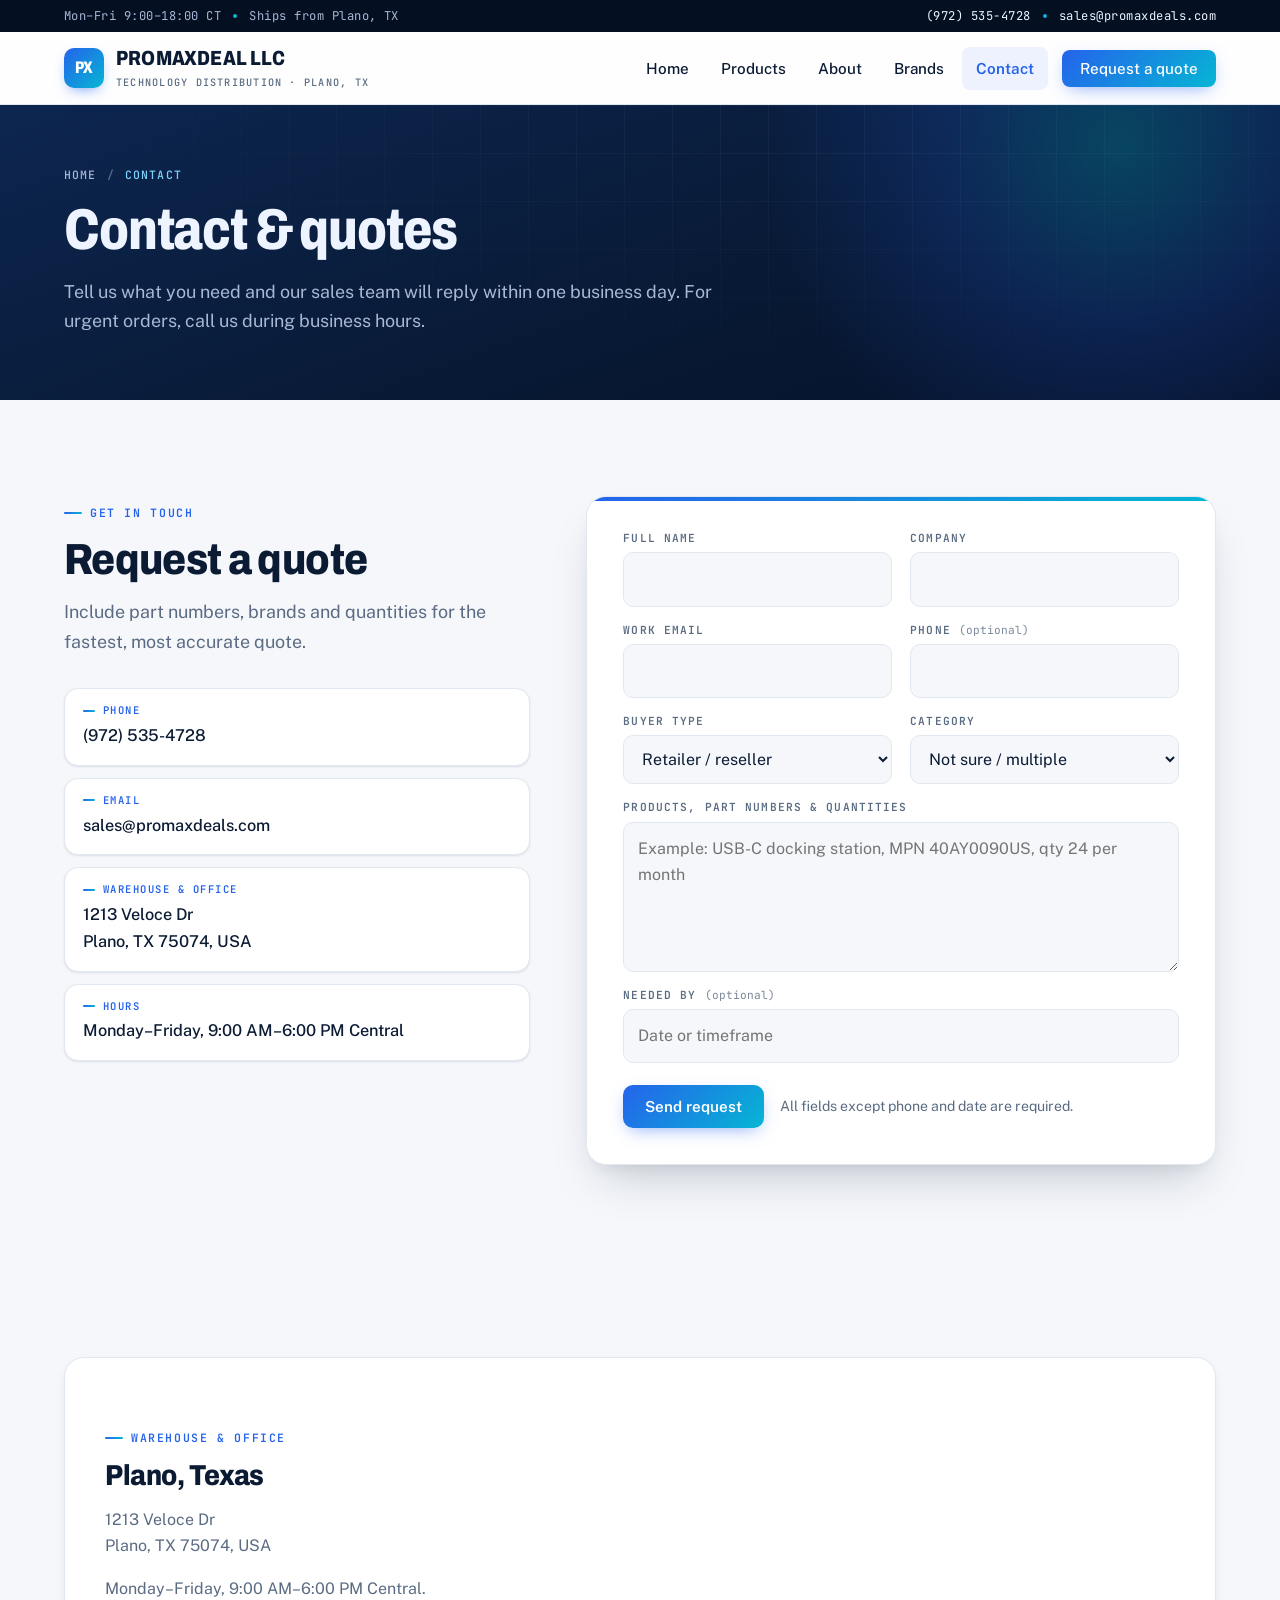
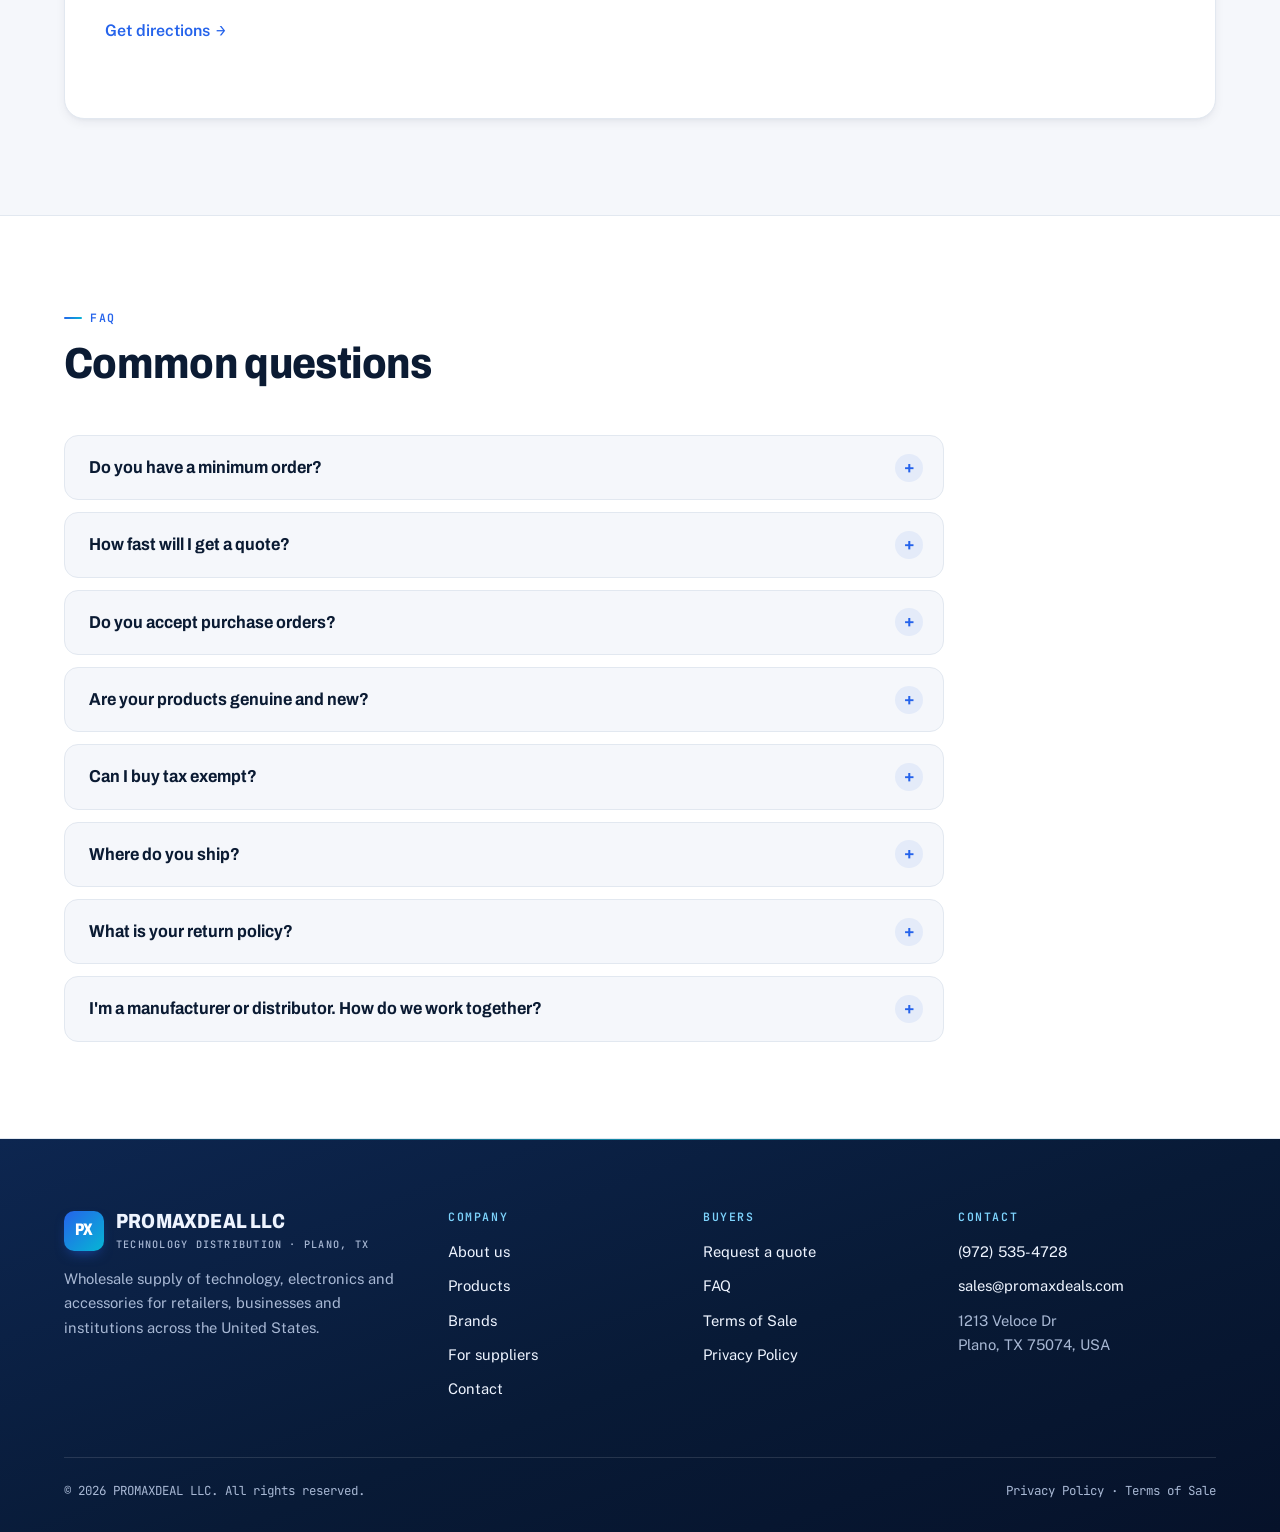
<file: contact.html>
<!doctype html>
<html lang="en">
<head>
<meta charset="utf-8">
<meta name="viewport" content="width=device-width, initial-scale=1">
<title>Contact &amp; Request a Quote | PROMAXDEAL LLC</title>
<meta name="description" content="Request a quote from PROMAXDEAL LLC. Send part numbers and quantities and our Plano, Texas sales team replies within one business day. Call (972) 535-4728.">
<link rel="canonical" href="https://www.promaxdeals.com/contact.html">
<meta property="og:type" content="website">
<meta property="og:site_name" content="PROMAXDEAL LLC">
<meta property="og:title" content="Request a Quote | PROMAXDEAL LLC">
<meta property="og:description" content="Send part numbers and quantities. Reply within one business day.">
<meta property="og:url" content="https://www.promaxdeals.com/contact.html">
<meta name="theme-color" content="#131a24">
<link rel="icon" href="assets/img/favicon.svg" type="image/svg+xml">
<link rel="preconnect" href="https://fonts.googleapis.com">
<link rel="preconnect" href="https://fonts.gstatic.com" crossorigin>
<link rel="stylesheet" href="https://fonts.googleapis.com/css2?family=Archivo:wdth,wght@75..100,500..800&family=Public+Sans:wght@400;500;600&family=JetBrains+Mono:wght@400;500&display=swap">
<link rel="stylesheet" href="assets/css/styles.css">
<script type="application/ld+json">
{
  "@context":"https://schema.org",
  "@type":"FAQPage",
  "mainEntity":[
    {"@type":"Question","name":"Do you have a minimum order?","acceptedAnswer":{"@type":"Answer","text":"Minimums depend on the product line and the manufacturer. Tell us what you need and we will confirm any minimum on your quote."}},
    {"@type":"Question","name":"How fast will I get a quote?","acceptedAnswer":{"@type":"Answer","text":"Most quotes are sent within one business day. Large lists or special-order parts may take longer, and we will tell you when to expect it."}},
    {"@type":"Question","name":"Do you accept purchase orders?","acceptedAnswer":{"@type":"Answer","text":"Yes. Purchase orders are accepted once payment terms are approved for your account."}},
    {"@type":"Question","name":"Are your products genuine and new?","acceptedAnswer":{"@type":"Answer","text":"Yes. We buy only from manufacturers and their authorized distributors, and products ship new in original manufacturer packaging."}},
    {"@type":"Question","name":"Can I buy tax exempt?","acceptedAnswer":{"@type":"Answer","text":"Yes. Provide a valid resale or exemption certificate before your order ships."}},
    {"@type":"Question","name":"Where do you ship?","acceptedAnswer":{"@type":"Answer","text":"We ship throughout the United States from our warehouse in Plano, Texas, by parcel or freight, with tracking on every shipment."}}
  ]
}
</script>
</head>
<body>
<a class="skip" href="#main">Skip to content</a>

<div class="utility">
  <div class="wrap">
    <div><span>Mon–Fri 9:00–18:00 CT</span><span class="hide-sm">Ships from Plano, TX</span></div>
    <div><span><a href="tel:+19725354728">(972) 535-4728</a></span><span class="hide-sm"><a href="mailto:sales@promaxdeals.com">sales@promaxdeals.com</a></span></div>
  </div>
</div>

<header class="top">
  <div class="wrap">
    <a class="brand" href="index.html" aria-label="PROMAXDEAL LLC home">
      <span class="mark" aria-hidden="true">PX</span>
      <span><b>PROMAXDEAL LLC</b><small>TECHNOLOGY DISTRIBUTION · PLANO, TX</small></span>
    </a>
    <button class="menu-btn" type="button" aria-expanded="false" aria-controls="site-nav"><span></span><i class="sr-only">Menu</i></button>
    <nav class="links" id="site-nav" aria-label="Main">
      <a href="index.html">Home</a>
      <a href="products.html">Products</a>
      <a href="about.html">About</a>
      <a href="brands.html">Brands</a>
      <a href="contact.html" aria-current="page">Contact</a>
      <a class="btn" href="contact.html#quote-form">Request a quote</a>
    </nav>
  </div>
</header>

<main id="main">
  <div class="page-hero">
    <div class="wrap">
      <nav class="crumbs" aria-label="Breadcrumb"><a href="index.html">Home</a><span aria-hidden="true">/</span><span>Contact</span></nav>
      <h1>Contact &amp; quotes</h1>
      <p class="lede">Tell us what you need and our sales team will reply within one business day. For urgent orders, call us during business hours.</p>
    </div>
  </div>

  <section id="quote-form" class="quote">
    <div class="wrap">
      <div>
        <p class="eyebrow">Get in touch</p>
        <h2 style="margin-top:14px">Request a quote</h2>
        <p class="lede" style="margin-top:14px">Include part numbers, brands and quantities for the fastest, most accurate quote.</p>
        <div class="contact-list">
          <div><span class="eyebrow">Phone</span><p><a href="tel:+19725354728">(972) 535-4728</a></p></div>
          <div><span class="eyebrow">Email</span><p><a href="mailto:sales@promaxdeals.com">sales@promaxdeals.com</a></p></div>
          <div><span class="eyebrow">Warehouse &amp; office</span><p>1213 Veloce Dr<br>Plano, TX 75074, USA</p></div>
          <div><span class="eyebrow">Hours</span><p>Monday–Friday, 9:00 AM–6:00 PM Central</p></div>
        </div>
      </div>

      <!-- To receive submissions directly, add data-endpoint="https://formspree.io/f/XXXX" (or any form service URL) to this form. -->
      <form id="quote" class="quote-form" novalidate>
        <div class="field"><label for="q-name">Full name</label><input id="q-name" name="name" required autocomplete="name"></div>
        <div class="field"><label for="q-company">Company</label><input id="q-company" name="company" required autocomplete="organization"></div>
        <div class="field"><label for="q-email">Work email</label><input id="q-email" name="email" type="email" required autocomplete="email"></div>
        <div class="field"><label for="q-phone">Phone <span class="opt">(optional)</span></label><input id="q-phone" name="phone" type="tel" autocomplete="tel"></div>
        <div class="field"><label for="q-type">Buyer type</label>
          <select id="q-type" name="type">
            <option value="Retailer / reseller">Retailer / reseller</option>
            <option value="Business / office">Business / office</option>
            <option value="Institution / contractor">Institution / contractor</option>
            <option value="Manufacturer / distributor" data-key="supplier">Manufacturer / distributor</option>
          </select></div>
        <div class="field"><label for="q-cat">Category</label>
          <select id="q-cat" name="category">
            <option value="Not sure / multiple">Not sure / multiple</option>
            <option value="CAT-01">CAT-01 Computer accessories</option>
            <option value="CAT-02">CAT-02 Networking</option>
            <option value="CAT-03">CAT-03 Audio &amp; headsets</option>
            <option value="CAT-04">CAT-04 Mobile &amp; power</option>
            <option value="CAT-05">CAT-05 Radio &amp; communications</option>
            <option value="CAT-06">CAT-06 Smart devices &amp; sensors</option>
            <option value="CAT-07">CAT-07 Tools &amp; test equipment</option>
            <option value="CAT-08">CAT-08 Special order</option>
          </select></div>
        <div class="field full"><label for="q-items">Products, part numbers &amp; quantities</label><textarea id="q-items" name="items" required placeholder="Example: USB-C docking station, MPN 40AY0090US, qty 24 per month"></textarea></div>
        <div class="field full"><label for="q-when">Needed by <span class="opt">(optional)</span></label><input id="q-when" name="timeline" placeholder="Date or timeframe"></div>
        <div class="hp" aria-hidden="true"><label for="q-web">Website</label><input id="q-web" name="website" tabindex="-1" autocomplete="off"></div>
        <div class="form-foot"><button class="btn" type="submit">Send request</button><span class="note" id="q-msg" role="status" aria-live="polite">All fields except phone and date are required.</span></div>
        <div class="result" id="q-result" hidden>
          <p><b>Your request is ready.</b> Send it to <b>sales@promaxdeals.com</b> using the button below, or call (972) 535-4728.</p>
          <pre id="q-summary"></pre>
          <div class="actions"><a class="btn" id="q-mail" href="mailto:sales@promaxdeals.com">Open in email</a><button class="btn ghost" type="button" id="q-copy">Copy request</button></div>
        </div>
      </form>
    </div>
  </section>

  <section id="visit">
    <div class="wrap">
      <div class="map-card">
        <div class="info">
          <p class="eyebrow">Warehouse &amp; office</p>
          <h2 style="font-size:1.8rem">Plano, Texas</h2>
          <p class="muted">1213 Veloce Dr<br>Plano, TX 75074, USA</p>
          <p class="muted">Monday–Friday, 9:00 AM–6:00 PM Central.</p>
          <p><a class="text-link arrow" href="https://www.google.com/maps/search/?api=1&amp;query=1213+Veloce+Dr+Plano+TX+75074" target="_blank" rel="noopener">Get directions</a></p>
        </div>
        <iframe title="Map of 1213 Veloce Dr, Plano, TX" loading="lazy" referrerpolicy="no-referrer-when-downgrade" src="https://www.google.com/maps?q=1213+Veloce+Dr,+Plano,+TX+75074&amp;output=embed"></iframe>
      </div>
    </div>
  </section>

  <section id="faq" class="alt">
    <div class="wrap">
      <div class="head">
        <p class="eyebrow">FAQ</p>
        <h2>Common questions</h2>
      </div>
      <div class="faq">
        <details><summary>Do you have a minimum order?</summary><p>Minimums depend on the product line and the manufacturer. Tell us what you need and we will confirm any minimum on your quote.</p></details>
        <details><summary>How fast will I get a quote?</summary><p>Most quotes are sent within one business day. Large lists or special-order parts may take longer, and we will tell you when to expect it.</p></details>
        <details><summary>Do you accept purchase orders?</summary><p>Yes. Purchase orders are accepted once payment terms are approved for your account.</p></details>
        <details><summary>Are your products genuine and new?</summary><p>Yes. We buy only from manufacturers and their authorized distributors, and products ship new in original manufacturer packaging, with manufacturer warranty where it applies.</p></details>
        <details><summary>Can I buy tax exempt?</summary><p>Yes. Provide a valid resale or exemption certificate before your order ships. Without one, applicable sales tax is added to the invoice.</p></details>
        <details><summary>Where do you ship?</summary><p>We ship throughout the United States from our warehouse in Plano, Texas, by parcel or freight, with tracking on every shipment.</p></details>
        <details><summary>What is your return policy?</summary><p>Returns require prior authorization, and products must be new and in original packaging. Report shortages or damage within 5 business days of delivery. See our <a href="terms.html#returns">Terms of Sale</a> for details.</p></details>
        <details><summary>I'm a manufacturer or distributor. How do we work together?</summary><p>Select "Manufacturer / distributor" as your buyer type in the form above, or email us. We can provide our resale certificate, registration documents and references, and sign your reseller or MAP agreement. <a href="about.html#suppliers">Learn more</a>.</p></details>
      </div>
    </div>
  </section>
</main>

<footer class="site">
  <div class="wrap">
    <div class="about">
      <a class="brand" href="index.html" aria-label="PROMAXDEAL LLC home"><span class="mark" aria-hidden="true">PX</span><span><b>PROMAXDEAL LLC</b><small>TECHNOLOGY DISTRIBUTION · PLANO, TX</small></span></a>
      <p>Wholesale supply of technology, electronics and accessories for retailers, businesses and institutions across the United States.</p>
    </div>
    <div>
      <h4>Company</h4>
      <ul><li><a href="about.html">About us</a></li><li><a href="products.html">Products</a></li><li><a href="brands.html">Brands</a></li><li><a href="about.html#suppliers">For suppliers</a></li><li><a href="contact.html">Contact</a></li></ul>
    </div>
    <div>
      <h4>Buyers</h4>
      <ul><li><a href="contact.html#quote-form">Request a quote</a></li><li><a href="contact.html#faq">FAQ</a></li><li><a href="terms.html">Terms of Sale</a></li><li><a href="privacy.html">Privacy Policy</a></li></ul>
    </div>
    <div>
      <h4>Contact</h4>
      <ul><li><a href="tel:+19725354728">(972) 535-4728</a></li><li><a href="mailto:sales@promaxdeals.com">sales@promaxdeals.com</a></li><li>1213 Veloce Dr<br>Plano, TX 75074, USA</li></ul>
    </div>
    <div class="base">
      <span>© <span id="year">2026</span> PROMAXDEAL LLC. All rights reserved.</span>
      <span><a href="privacy.html">Privacy Policy</a> · <a href="terms.html">Terms of Sale</a></span>
    </div>
  </div>
</footer>

<button class="to-top" type="button" aria-label="Back to top">↑</button>
<script src="assets/js/main.js" defer></script>
</body>
</html>
</file>
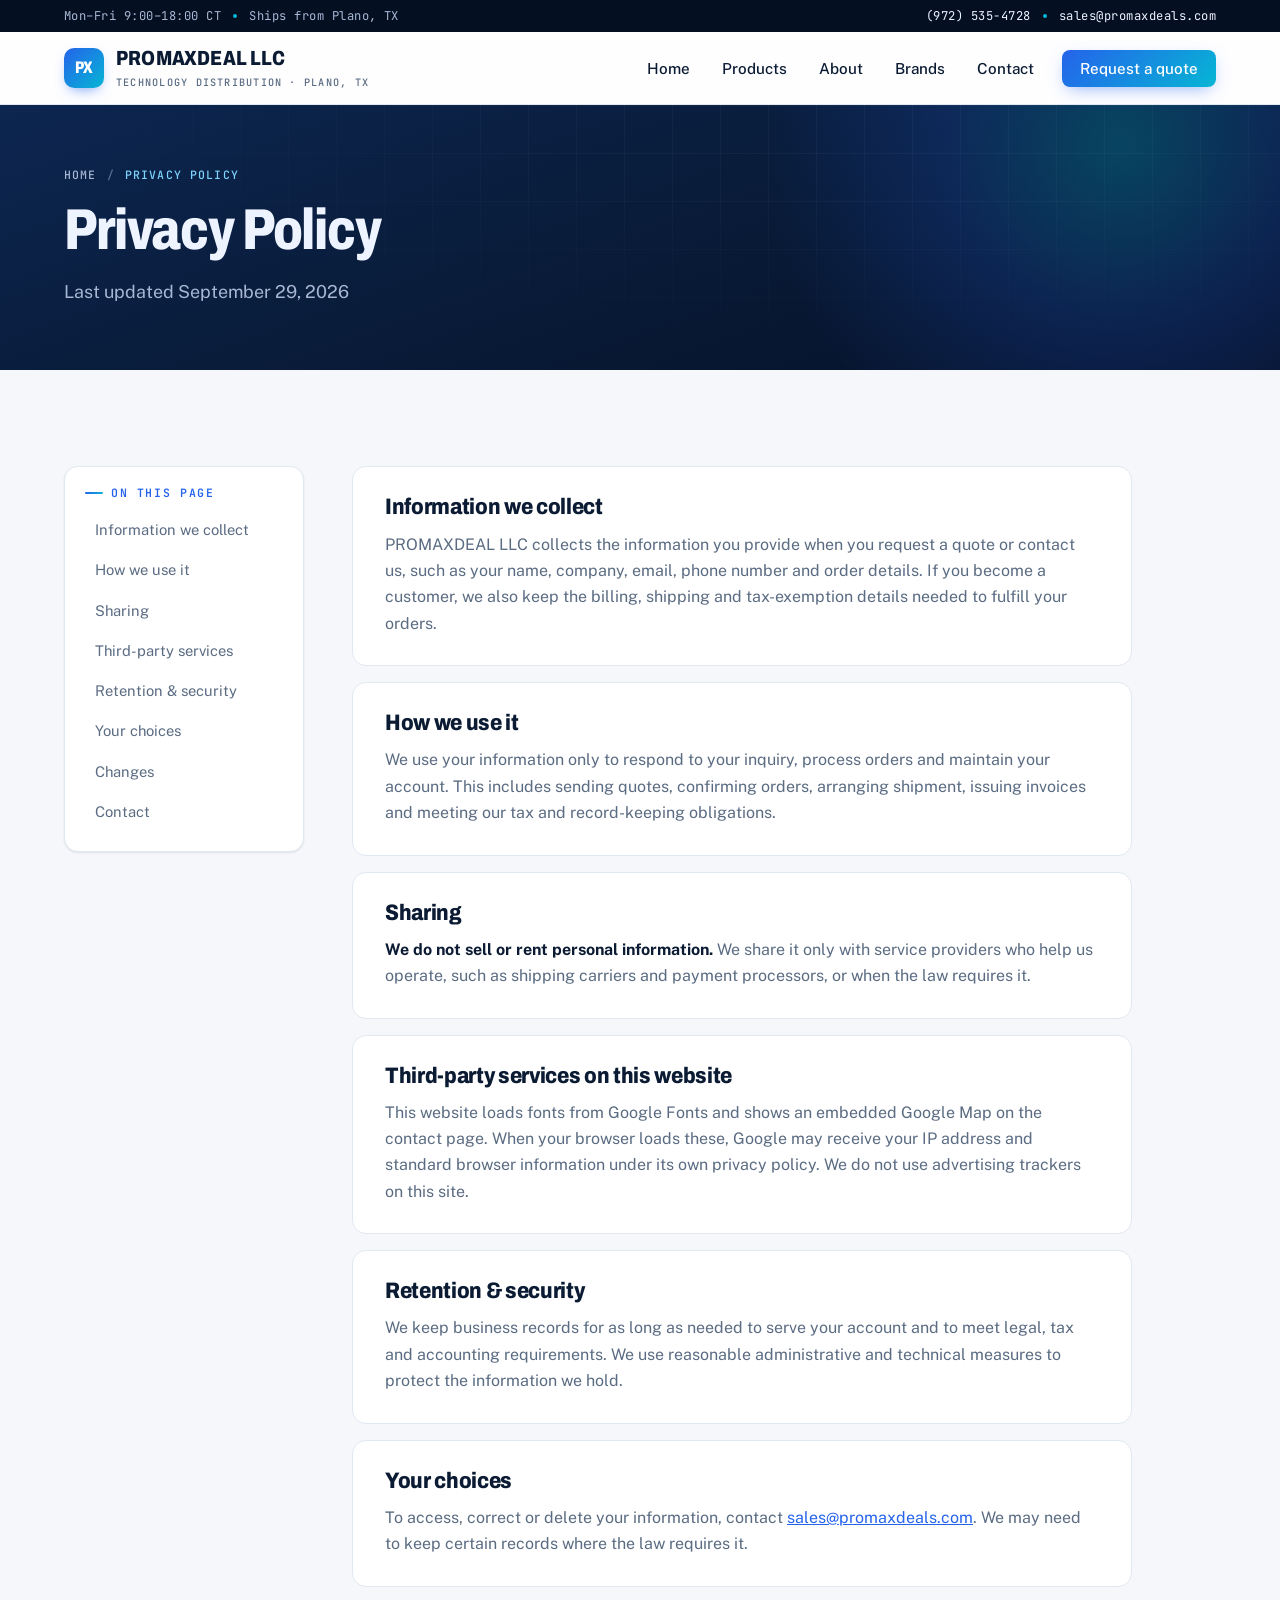
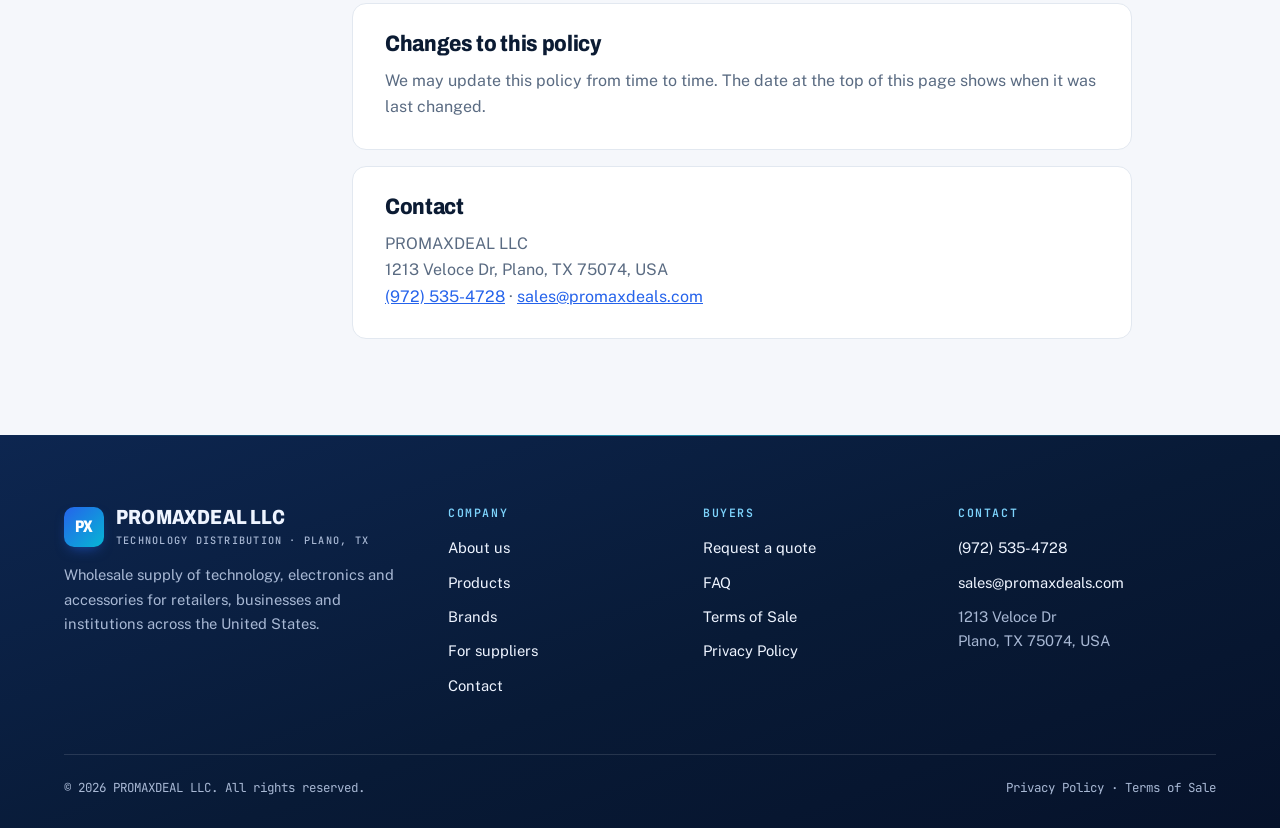
<file: privacy.html>
<!doctype html>
<html lang="en">
<head>
<meta charset="utf-8">
<meta name="viewport" content="width=device-width, initial-scale=1">
<title>Privacy Policy | PROMAXDEAL LLC</title>
<meta name="description" content="How PROMAXDEAL LLC collects, uses and protects the information you provide when you request a quote or contact us.">
<link rel="canonical" href="https://www.promaxdeals.com/privacy.html">
<meta name="theme-color" content="#131a24">
<link rel="icon" href="assets/img/favicon.svg" type="image/svg+xml">
<link rel="preconnect" href="https://fonts.googleapis.com">
<link rel="preconnect" href="https://fonts.gstatic.com" crossorigin>
<link rel="stylesheet" href="https://fonts.googleapis.com/css2?family=Archivo:wdth,wght@75..100,500..800&family=Public+Sans:wght@400;500;600&family=JetBrains+Mono:wght@400;500&display=swap">
<link rel="stylesheet" href="assets/css/styles.css">
</head>
<body>
<a class="skip" href="#main">Skip to content</a>

<div class="utility">
  <div class="wrap">
    <div><span>Mon–Fri 9:00–18:00 CT</span><span class="hide-sm">Ships from Plano, TX</span></div>
    <div><span><a href="tel:+19725354728">(972) 535-4728</a></span><span class="hide-sm"><a href="mailto:sales@promaxdeals.com">sales@promaxdeals.com</a></span></div>
  </div>
</div>

<header class="top">
  <div class="wrap">
    <a class="brand" href="index.html" aria-label="PROMAXDEAL LLC home">
      <span class="mark" aria-hidden="true">PX</span>
      <span><b>PROMAXDEAL LLC</b><small>TECHNOLOGY DISTRIBUTION · PLANO, TX</small></span>
    </a>
    <button class="menu-btn" type="button" aria-expanded="false" aria-controls="site-nav"><span></span><i class="sr-only">Menu</i></button>
    <nav class="links" id="site-nav" aria-label="Main">
      <a href="index.html">Home</a>
      <a href="products.html">Products</a>
      <a href="about.html">About</a>
      <a href="brands.html">Brands</a>
      <a href="contact.html">Contact</a>
      <a class="btn" href="contact.html#quote-form">Request a quote</a>
    </nav>
  </div>
</header>

<main id="main">
  <div class="page-hero">
    <div class="wrap">
      <nav class="crumbs" aria-label="Breadcrumb"><a href="index.html">Home</a><span aria-hidden="true">/</span><span>Privacy Policy</span></nav>
      <h1>Privacy Policy</h1>
      <p class="lede">Last updated September 29, 2026</p>
    </div>
  </div>

  <section>
    <div class="wrap legal-doc">
      <nav class="toc" aria-label="On this page">
        <p class="eyebrow">On this page</p>
        <a href="#collect">Information we collect</a>
        <a href="#use">How we use it</a>
        <a href="#share">Sharing</a>
        <a href="#third">Third-party services</a>
        <a href="#retention">Retention &amp; security</a>
        <a href="#rights">Your choices</a>
        <a href="#changes">Changes</a>
        <a href="#contact">Contact</a>
      </nav>
      <div class="legal-body">
        <article id="collect">
          <h2>Information we collect</h2>
          <p>PROMAXDEAL LLC collects the information you provide when you request a quote or contact us, such as your name, company, email, phone number and order details. If you become a customer, we also keep the billing, shipping and tax-exemption details needed to fulfill your orders.</p>
        </article>
        <article id="use">
          <h2>How we use it</h2>
          <p>We use your information only to respond to your inquiry, process orders and maintain your account. This includes sending quotes, confirming orders, arranging shipment, issuing invoices and meeting our tax and record-keeping obligations.</p>
        </article>
        <article id="share">
          <h2>Sharing</h2>
          <p><strong>We do not sell or rent personal information.</strong> We share it only with service providers who help us operate, such as shipping carriers and payment processors, or when the law requires it.</p>
        </article>
        <article id="third">
          <h2>Third-party services on this website</h2>
          <p>This website loads fonts from Google Fonts and shows an embedded Google Map on the contact page. When your browser loads these, Google may receive your IP address and standard browser information under its own privacy policy. We do not use advertising trackers on this site.</p>
        </article>
        <article id="retention">
          <h2>Retention &amp; security</h2>
          <p>We keep business records for as long as needed to serve your account and to meet legal, tax and accounting requirements. We use reasonable administrative and technical measures to protect the information we hold.</p>
        </article>
        <article id="rights">
          <h2>Your choices</h2>
          <p>To access, correct or delete your information, contact <a href="mailto:sales@promaxdeals.com">sales@promaxdeals.com</a>. We may need to keep certain records where the law requires it.</p>
        </article>
        <article id="changes">
          <h2>Changes to this policy</h2>
          <p>We may update this policy from time to time. The date at the top of this page shows when it was last changed.</p>
        </article>
        <article id="contact">
          <h2>Contact</h2>
          <p>PROMAXDEAL LLC<br>1213 Veloce Dr, Plano, TX 75074, USA<br><a href="tel:+19725354728">(972) 535-4728</a> · <a href="mailto:sales@promaxdeals.com">sales@promaxdeals.com</a></p>
        </article>
      </div>
    </div>
  </section>
</main>

<footer class="site">
  <div class="wrap">
    <div class="about">
      <a class="brand" href="index.html" aria-label="PROMAXDEAL LLC home"><span class="mark" aria-hidden="true">PX</span><span><b>PROMAXDEAL LLC</b><small>TECHNOLOGY DISTRIBUTION · PLANO, TX</small></span></a>
      <p>Wholesale supply of technology, electronics and accessories for retailers, businesses and institutions across the United States.</p>
    </div>
    <div>
      <h4>Company</h4>
      <ul><li><a href="about.html">About us</a></li><li><a href="products.html">Products</a></li><li><a href="brands.html">Brands</a></li><li><a href="about.html#suppliers">For suppliers</a></li><li><a href="contact.html">Contact</a></li></ul>
    </div>
    <div>
      <h4>Buyers</h4>
      <ul><li><a href="contact.html#quote-form">Request a quote</a></li><li><a href="contact.html#faq">FAQ</a></li><li><a href="terms.html">Terms of Sale</a></li><li><a href="privacy.html">Privacy Policy</a></li></ul>
    </div>
    <div>
      <h4>Contact</h4>
      <ul><li><a href="tel:+19725354728">(972) 535-4728</a></li><li><a href="mailto:sales@promaxdeals.com">sales@promaxdeals.com</a></li><li>1213 Veloce Dr<br>Plano, TX 75074, USA</li></ul>
    </div>
    <div class="base">
      <span>© <span id="year">2026</span> PROMAXDEAL LLC. All rights reserved.</span>
      <span><a href="privacy.html">Privacy Policy</a> · <a href="terms.html">Terms of Sale</a></span>
    </div>
  </div>
</footer>

<button class="to-top" type="button" aria-label="Back to top">↑</button>
<script src="assets/js/main.js" defer></script>
</body>
</html>
</file>
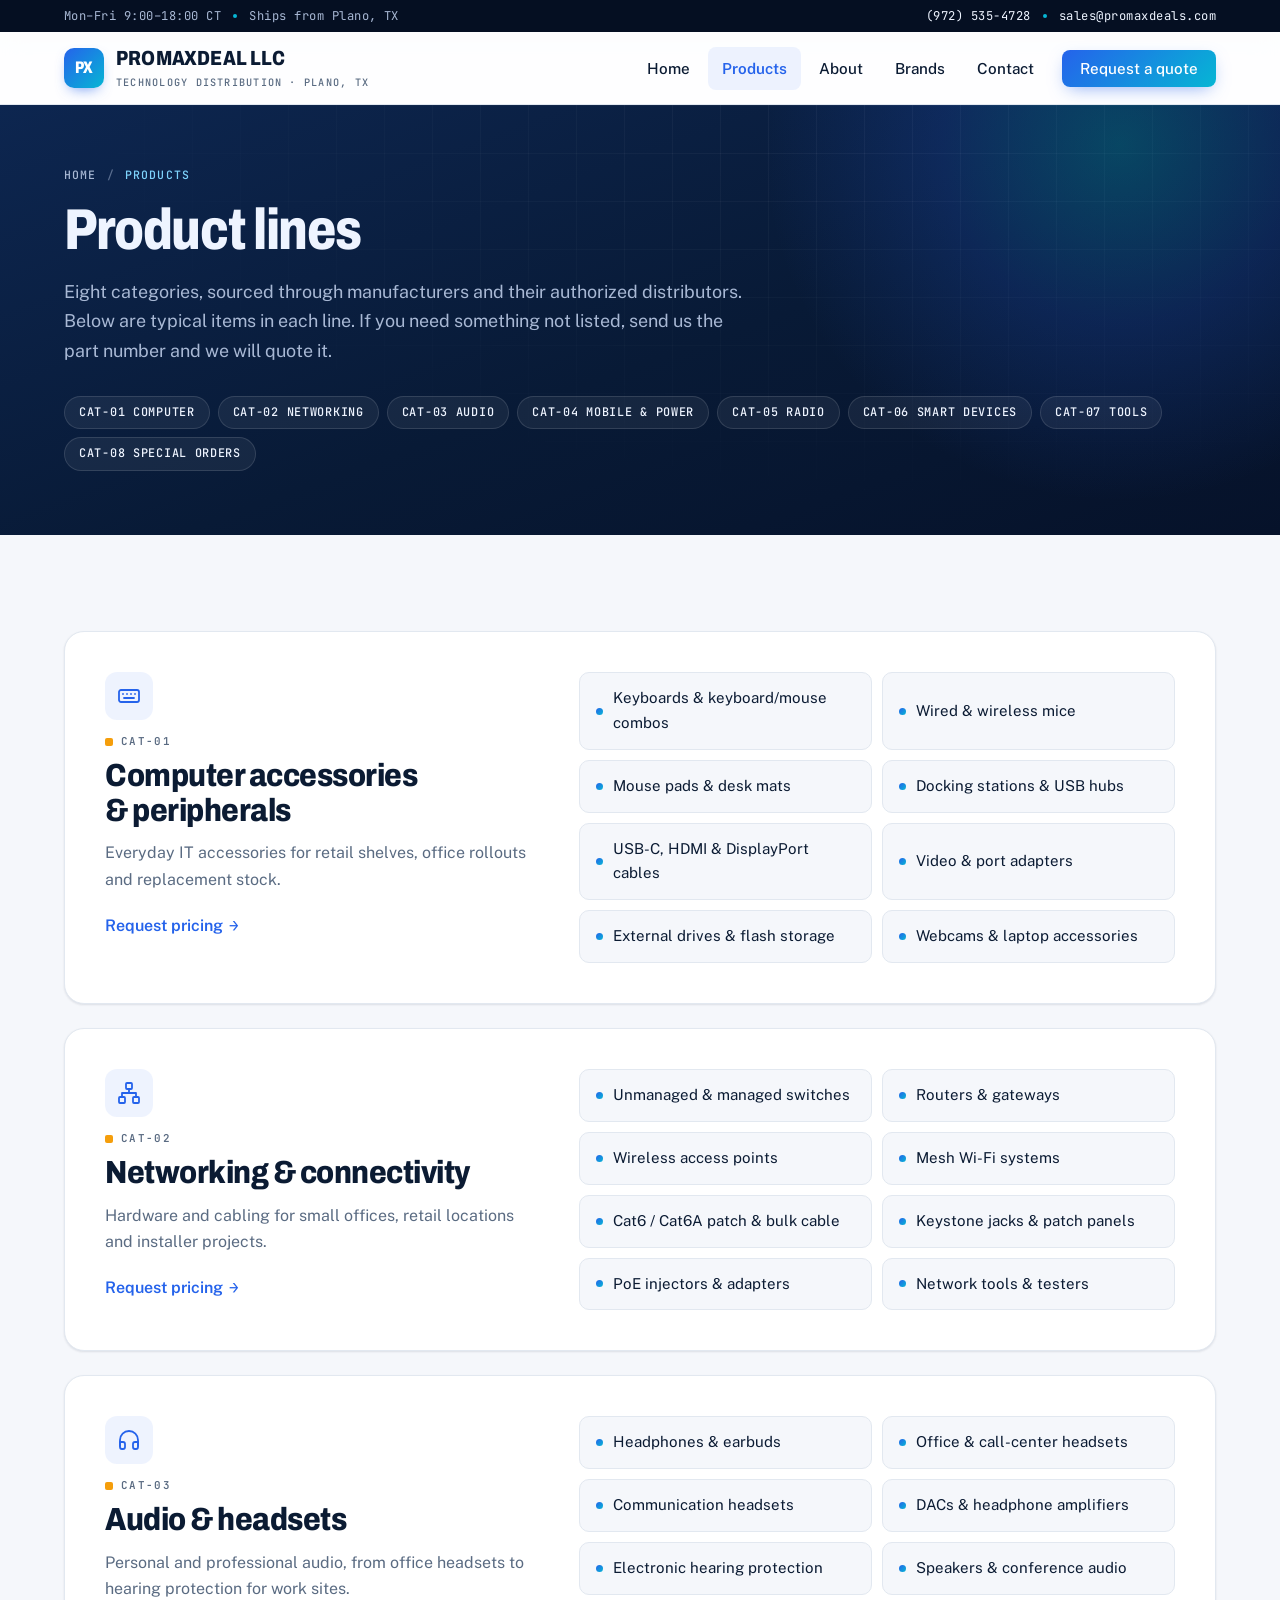
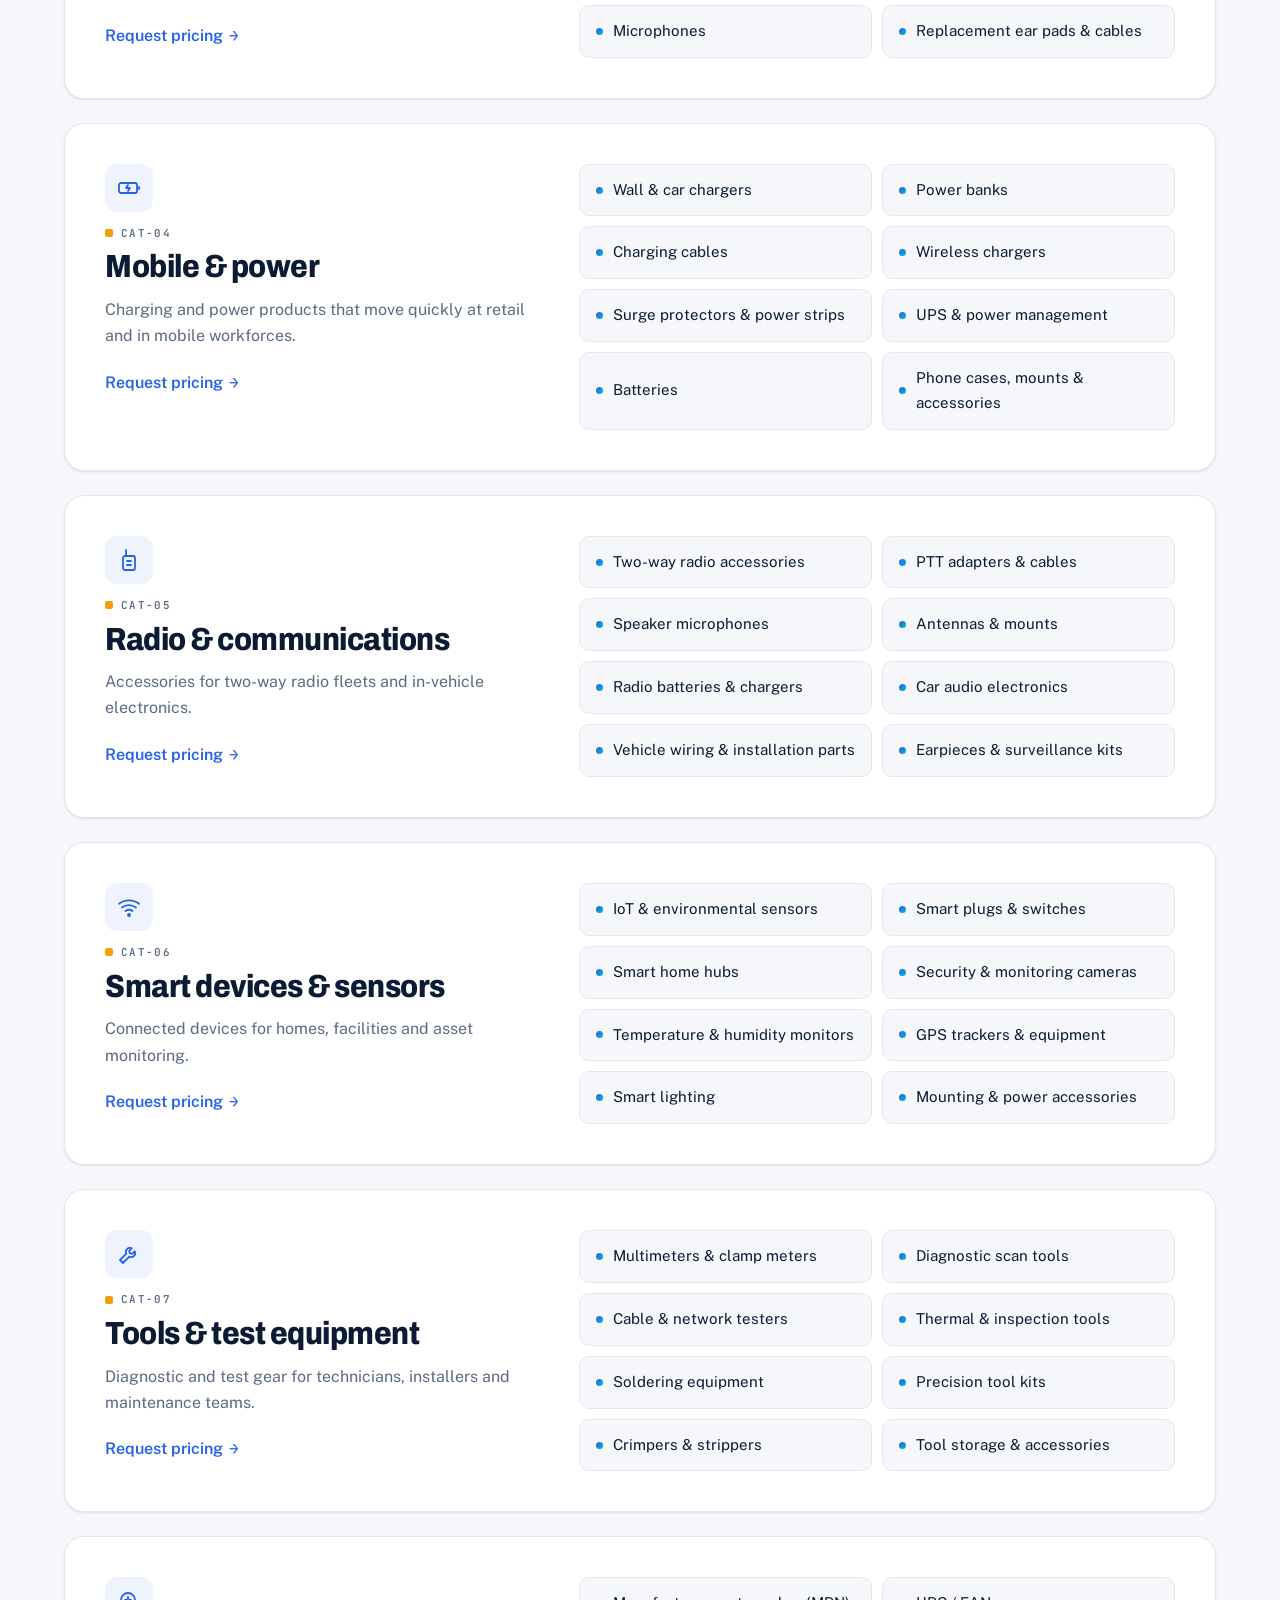
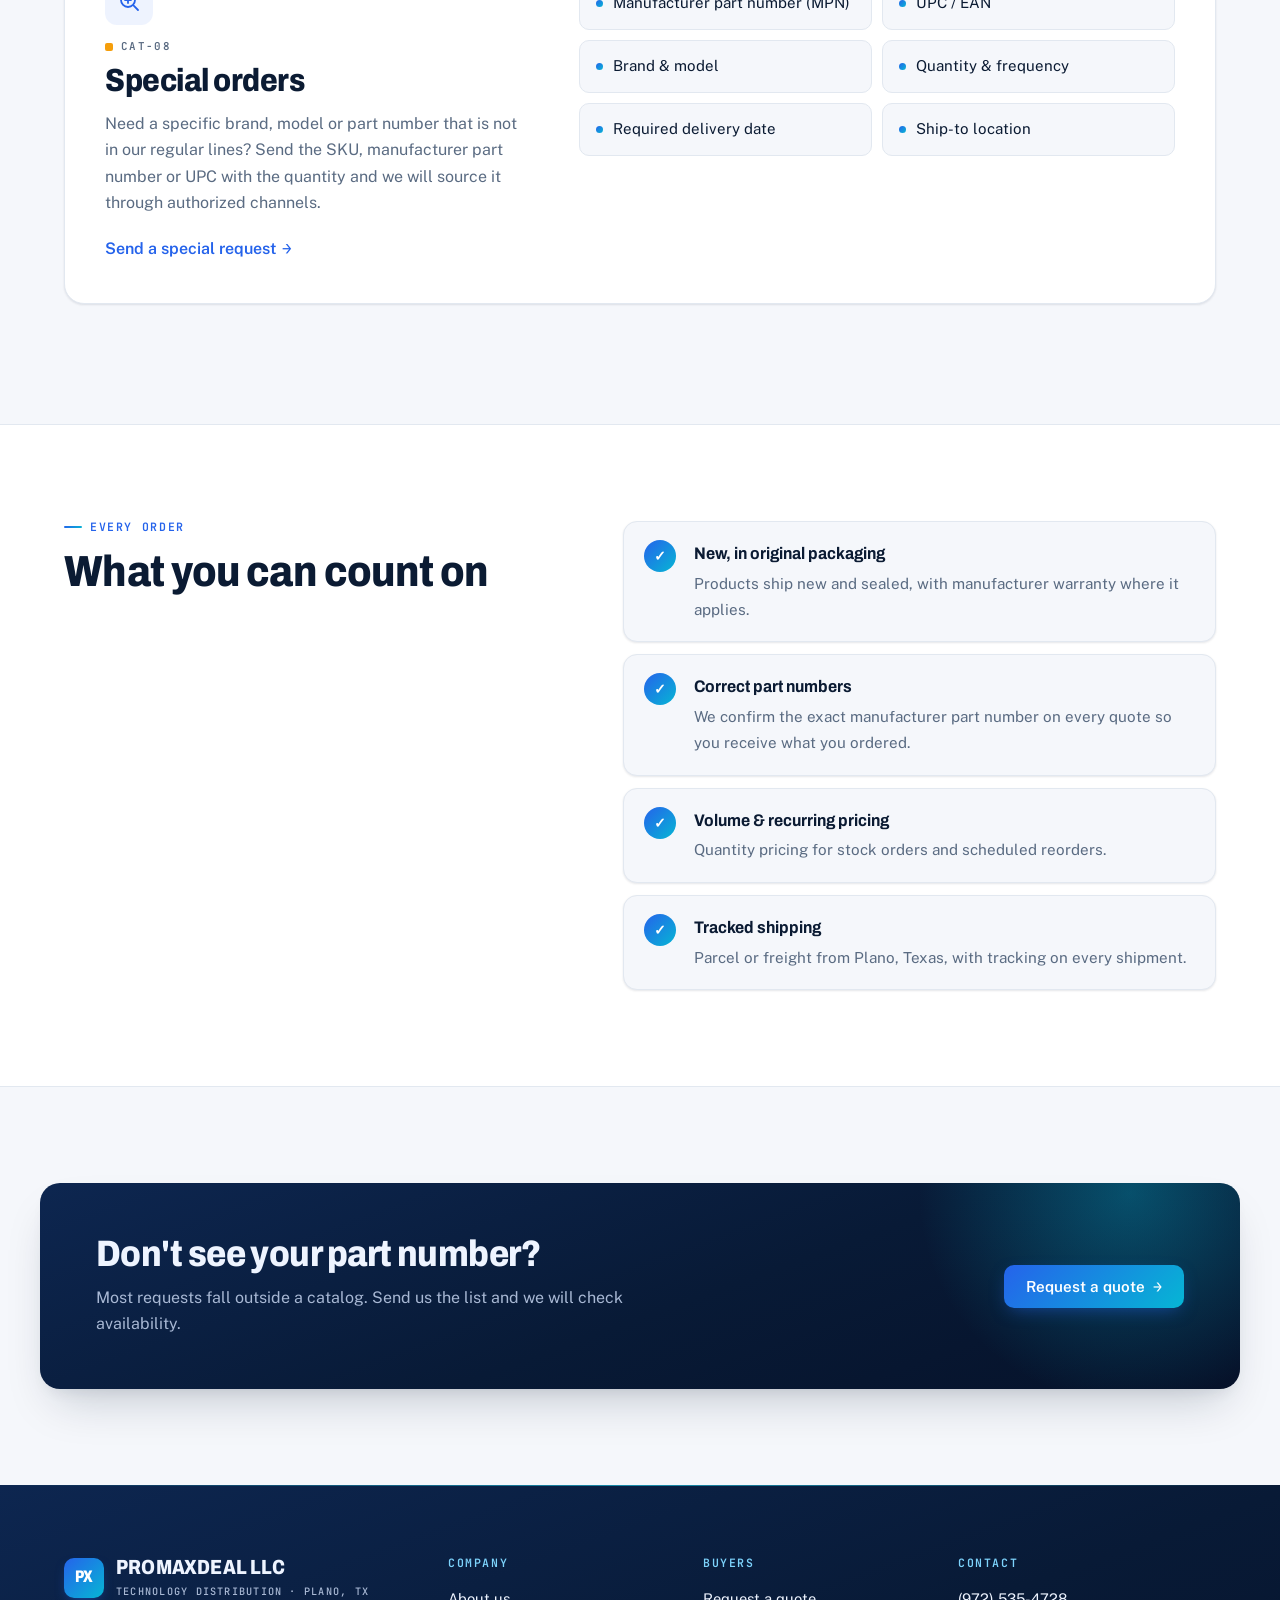
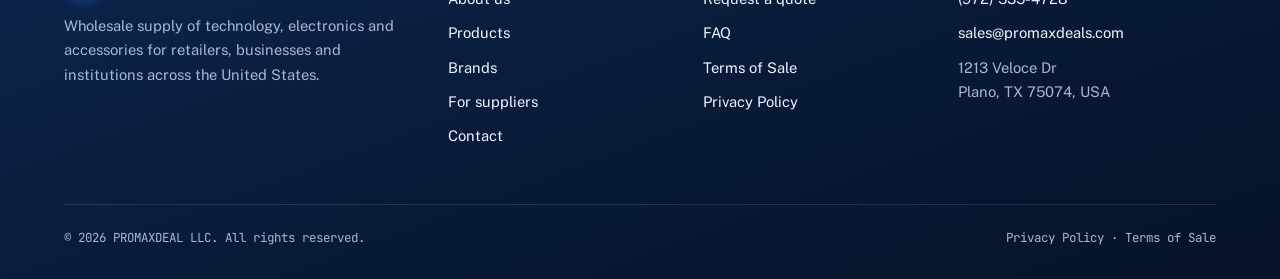
<file: products.html>
<!doctype html>
<html lang="en">
<head>
<meta charset="utf-8">
<meta name="viewport" content="width=device-width, initial-scale=1">
<title>Product Lines | PROMAXDEAL LLC</title>
<meta name="description" content="PROMAXDEAL LLC product lines: computer accessories, networking, audio and headsets, mobile and power, radio and communications, smart devices, tools and test equipment, and special orders.">
<link rel="canonical" href="https://www.promaxdeals.com/products.html">
<meta property="og:type" content="website">
<meta property="og:site_name" content="PROMAXDEAL LLC">
<meta property="og:title" content="Product Lines | PROMAXDEAL LLC">
<meta property="og:description" content="Technology and electronics categories supplied in volume from Plano, Texas.">
<meta property="og:url" content="https://www.promaxdeals.com/products.html">
<meta name="theme-color" content="#131a24">
<link rel="icon" href="assets/img/favicon.svg" type="image/svg+xml">
<link rel="preconnect" href="https://fonts.googleapis.com">
<link rel="preconnect" href="https://fonts.gstatic.com" crossorigin>
<link rel="stylesheet" href="https://fonts.googleapis.com/css2?family=Archivo:wdth,wght@75..100,500..800&family=Public+Sans:wght@400;500;600&family=JetBrains+Mono:wght@400;500&display=swap">
<link rel="stylesheet" href="assets/css/styles.css">
</head>
<body>
<a class="skip" href="#main">Skip to content</a>

<div class="utility">
  <div class="wrap">
    <div><span>Mon–Fri 9:00–18:00 CT</span><span class="hide-sm">Ships from Plano, TX</span></div>
    <div><span><a href="tel:+19725354728">(972) 535-4728</a></span><span class="hide-sm"><a href="mailto:sales@promaxdeals.com">sales@promaxdeals.com</a></span></div>
  </div>
</div>

<header class="top">
  <div class="wrap">
    <a class="brand" href="index.html" aria-label="PROMAXDEAL LLC home">
      <span class="mark" aria-hidden="true">PX</span>
      <span><b>PROMAXDEAL LLC</b><small>TECHNOLOGY DISTRIBUTION · PLANO, TX</small></span>
    </a>
    <button class="menu-btn" type="button" aria-expanded="false" aria-controls="site-nav"><span></span><i class="sr-only">Menu</i></button>
    <nav class="links" id="site-nav" aria-label="Main">
      <a href="index.html">Home</a>
      <a href="products.html" aria-current="page">Products</a>
      <a href="about.html">About</a>
      <a href="brands.html">Brands</a>
      <a href="contact.html">Contact</a>
      <a class="btn" href="contact.html#quote-form">Request a quote</a>
    </nav>
  </div>
</header>

<main id="main">
  <div class="page-hero">
    <div class="wrap">
      <nav class="crumbs" aria-label="Breadcrumb"><a href="index.html">Home</a><span aria-hidden="true">/</span><span>Products</span></nav>
      <h1>Product lines</h1>
      <p class="lede">Eight categories, sourced through manufacturers and their authorized distributors. Below are typical items in each line. If you need something not listed, send us the part number and we will quote it.</p>
      <nav class="chips" aria-label="Jump to category">
        <a href="#cat-01">CAT-01 Computer</a>
        <a href="#cat-02">CAT-02 Networking</a>
        <a href="#cat-03">CAT-03 Audio</a>
        <a href="#cat-04">CAT-04 Mobile &amp; power</a>
        <a href="#cat-05">CAT-05 Radio</a>
        <a href="#cat-06">CAT-06 Smart devices</a>
        <a href="#cat-07">CAT-07 Tools</a>
        <a href="#cat-08">CAT-08 Special orders</a>
      </nav>
    </div>
  </div>

  <section>
    <div class="wrap">

      <div class="cat" id="cat-01">
        <div class="intro">
          <span class="ico-tile"><svg viewBox="0 0 24 24" fill="none" stroke="currentColor" stroke-width="1.8" stroke-linecap="round" stroke-linejoin="round" aria-hidden="true"><rect x="2" y="6" width="20" height="12" rx="2"/><path d="M6 10h.01M10 10h.01M14 10h.01M18 10h.01M7 14h10"/></svg></span><span class="code">CAT-01</span>
          <h2>Computer accessories &amp; peripherals</h2>
          <p>Everyday IT accessories for retail shelves, office rollouts and replacement stock.</p>
          <a class="text-link arrow" href="contact.html?cat=CAT-01#quote-form">Request pricing</a>
        </div>
        <ul class="sku">
          <li>Keyboards &amp; keyboard/mouse combos</li>
          <li>Wired &amp; wireless mice</li>
          <li>Mouse pads &amp; desk mats</li>
          <li>Docking stations &amp; USB hubs</li>
          <li>USB-C, HDMI &amp; DisplayPort cables</li>
          <li>Video &amp; port adapters</li>
          <li>External drives &amp; flash storage</li>
          <li>Webcams &amp; laptop accessories</li>
        </ul>
      </div>

      <div class="cat" id="cat-02">
        <div class="intro">
          <span class="ico-tile"><svg viewBox="0 0 24 24" fill="none" stroke="currentColor" stroke-width="1.8" stroke-linecap="round" stroke-linejoin="round" aria-hidden="true"><rect x="9" y="2" width="6" height="6" rx="1"/><rect x="2" y="16" width="6" height="6" rx="1"/><rect x="16" y="16" width="6" height="6" rx="1"/><path d="M12 8v4M5 16v-4h14v4"/></svg></span><span class="code">CAT-02</span>
          <h2>Networking &amp; connectivity</h2>
          <p>Hardware and cabling for small offices, retail locations and installer projects.</p>
          <a class="text-link arrow" href="contact.html?cat=CAT-02#quote-form">Request pricing</a>
        </div>
        <ul class="sku">
          <li>Unmanaged &amp; managed switches</li>
          <li>Routers &amp; gateways</li>
          <li>Wireless access points</li>
          <li>Mesh Wi-Fi systems</li>
          <li>Cat6 / Cat6A patch &amp; bulk cable</li>
          <li>Keystone jacks &amp; patch panels</li>
          <li>PoE injectors &amp; adapters</li>
          <li>Network tools &amp; testers</li>
        </ul>
      </div>

      <div class="cat" id="cat-03">
        <div class="intro">
          <span class="ico-tile"><svg viewBox="0 0 24 24" fill="none" stroke="currentColor" stroke-width="1.8" stroke-linecap="round" stroke-linejoin="round" aria-hidden="true"><path d="M3 18v-6a9 9 0 0 1 18 0v6"/><path d="M21 19a2 2 0 0 1-2 2h-1a2 2 0 0 1-2-2v-3a2 2 0 0 1 2-2h3zM3 19a2 2 0 0 0 2 2h1a2 2 0 0 0 2-2v-3a2 2 0 0 0-2-2H3z"/></svg></span><span class="code">CAT-03</span>
          <h2>Audio &amp; headsets</h2>
          <p>Personal and professional audio, from office headsets to hearing protection for work sites.</p>
          <a class="text-link arrow" href="contact.html?cat=CAT-03#quote-form">Request pricing</a>
        </div>
        <ul class="sku">
          <li>Headphones &amp; earbuds</li>
          <li>Office &amp; call-center headsets</li>
          <li>Communication headsets</li>
          <li>DACs &amp; headphone amplifiers</li>
          <li>Electronic hearing protection</li>
          <li>Speakers &amp; conference audio</li>
          <li>Microphones</li>
          <li>Replacement ear pads &amp; cables</li>
        </ul>
      </div>

      <div class="cat" id="cat-04">
        <div class="intro">
          <span class="ico-tile"><svg viewBox="0 0 24 24" fill="none" stroke="currentColor" stroke-width="1.8" stroke-linecap="round" stroke-linejoin="round" aria-hidden="true"><rect x="2" y="7" width="18" height="10" rx="2"/><path d="M22 11v2M11 9l-2 3h4l-2 3"/></svg></span><span class="code">CAT-04</span>
          <h2>Mobile &amp; power</h2>
          <p>Charging and power products that move quickly at retail and in mobile workforces.</p>
          <a class="text-link arrow" href="contact.html?cat=CAT-04#quote-form">Request pricing</a>
        </div>
        <ul class="sku">
          <li>Wall &amp; car chargers</li>
          <li>Power banks</li>
          <li>Charging cables</li>
          <li>Wireless chargers</li>
          <li>Surge protectors &amp; power strips</li>
          <li>UPS &amp; power management</li>
          <li>Batteries</li>
          <li>Phone cases, mounts &amp; accessories</li>
        </ul>
      </div>

      <div class="cat" id="cat-05">
        <div class="intro">
          <span class="ico-tile"><svg viewBox="0 0 24 24" fill="none" stroke="currentColor" stroke-width="1.8" stroke-linecap="round" stroke-linejoin="round" aria-hidden="true"><rect x="6" y="8" width="12" height="14" rx="2"/><path d="M9 8V2M10 13h4M10 17h4"/></svg></span><span class="code">CAT-05</span>
          <h2>Radio &amp; communications</h2>
          <p>Accessories for two-way radio fleets and in-vehicle electronics.</p>
          <a class="text-link arrow" href="contact.html?cat=CAT-05#quote-form">Request pricing</a>
        </div>
        <ul class="sku">
          <li>Two-way radio accessories</li>
          <li>PTT adapters &amp; cables</li>
          <li>Speaker microphones</li>
          <li>Antennas &amp; mounts</li>
          <li>Radio batteries &amp; chargers</li>
          <li>Car audio electronics</li>
          <li>Vehicle wiring &amp; installation parts</li>
          <li>Earpieces &amp; surveillance kits</li>
        </ul>
      </div>

      <div class="cat" id="cat-06">
        <div class="intro">
          <span class="ico-tile"><svg viewBox="0 0 24 24" fill="none" stroke="currentColor" stroke-width="1.8" stroke-linecap="round" stroke-linejoin="round" aria-hidden="true"><path d="M5 12.55a11 11 0 0 1 14 0M8.5 16a6 6 0 0 1 7 0M2 8.8a16 16 0 0 1 20 0"/><circle cx="12" cy="20" r="1"/></svg></span><span class="code">CAT-06</span>
          <h2>Smart devices &amp; sensors</h2>
          <p>Connected devices for homes, facilities and asset monitoring.</p>
          <a class="text-link arrow" href="contact.html?cat=CAT-06#quote-form">Request pricing</a>
        </div>
        <ul class="sku">
          <li>IoT &amp; environmental sensors</li>
          <li>Smart plugs &amp; switches</li>
          <li>Smart home hubs</li>
          <li>Security &amp; monitoring cameras</li>
          <li>Temperature &amp; humidity monitors</li>
          <li>GPS trackers &amp; equipment</li>
          <li>Smart lighting</li>
          <li>Mounting &amp; power accessories</li>
        </ul>
      </div>

      <div class="cat" id="cat-07">
        <div class="intro">
          <span class="ico-tile"><svg viewBox="0 0 24 24" fill="none" stroke="currentColor" stroke-width="1.8" stroke-linecap="round" stroke-linejoin="round" aria-hidden="true"><path d="M14.7 6.3a4 4 0 0 0-5.4 5.4L3 18l3 3 6.3-6.3a4 4 0 0 0 5.4-5.4l-2.5 2.5-2.4-.6-.6-2.4z"/></svg></span><span class="code">CAT-07</span>
          <h2>Tools &amp; test equipment</h2>
          <p>Diagnostic and test gear for technicians, installers and maintenance teams.</p>
          <a class="text-link arrow" href="contact.html?cat=CAT-07#quote-form">Request pricing</a>
        </div>
        <ul class="sku">
          <li>Multimeters &amp; clamp meters</li>
          <li>Diagnostic scan tools</li>
          <li>Cable &amp; network testers</li>
          <li>Thermal &amp; inspection tools</li>
          <li>Soldering equipment</li>
          <li>Precision tool kits</li>
          <li>Crimpers &amp; strippers</li>
          <li>Tool storage &amp; accessories</li>
        </ul>
      </div>

      <div class="cat" id="cat-08">
        <div class="intro">
          <span class="ico-tile"><svg viewBox="0 0 24 24" fill="none" stroke="currentColor" stroke-width="1.8" stroke-linecap="round" stroke-linejoin="round" aria-hidden="true"><circle cx="11" cy="11" r="7"/><path d="M21 21l-4.3-4.3M11 8v6M8 11h6"/></svg></span><span class="code">CAT-08</span>
          <h2>Special orders</h2>
          <p>Need a specific brand, model or part number that is not in our regular lines? Send the SKU, manufacturer part number or UPC with the quantity and we will source it through authorized channels.</p>
          <a class="text-link arrow" href="contact.html?cat=CAT-08#quote-form">Send a special request</a>
        </div>
        <ul class="sku">
          <li>Manufacturer part number (MPN)</li>
          <li>UPC / EAN</li>
          <li>Brand &amp; model</li>
          <li>Quantity &amp; frequency</li>
          <li>Required delivery date</li>
          <li>Ship-to location</li>
        </ul>
      </div>

    </div>
  </section>

  <section class="alt">
    <div class="wrap split">
      <div class="head" style="margin:0">
        <p class="eyebrow">Every order</p>
        <h2>What you can count on</h2>
      </div>
      <ul class="checks">
        <li><div><b>New, in original packaging</b><span>Products ship new and sealed, with manufacturer warranty where it applies.</span></div></li>
        <li><div><b>Correct part numbers</b><span>We confirm the exact manufacturer part number on every quote so you receive what you ordered.</span></div></li>
        <li><div><b>Volume &amp; recurring pricing</b><span>Quantity pricing for stock orders and scheduled reorders.</span></div></li>
        <li><div><b>Tracked shipping</b><span>Parcel or freight from Plano, Texas, with tracking on every shipment.</span></div></li>
      </ul>
    </div>
  </section>

  <div class="band cta-band">
    <div class="wrap">
      <div>
        <h2>Don't see your part number?</h2>
        <p>Most requests fall outside a catalog. Send us the list and we will check availability.</p>
      </div>
      <div class="cta">
        <a class="btn arrow" href="contact.html#quote-form">Request a quote</a>
      </div>
    </div>
  </div>
</main>

<footer class="site">
  <div class="wrap">
    <div class="about">
      <a class="brand" href="index.html" aria-label="PROMAXDEAL LLC home"><span class="mark" aria-hidden="true">PX</span><span><b>PROMAXDEAL LLC</b><small>TECHNOLOGY DISTRIBUTION · PLANO, TX</small></span></a>
      <p>Wholesale supply of technology, electronics and accessories for retailers, businesses and institutions across the United States.</p>
    </div>
    <div>
      <h4>Company</h4>
      <ul><li><a href="about.html">About us</a></li><li><a href="products.html">Products</a></li><li><a href="brands.html">Brands</a></li><li><a href="about.html#suppliers">For suppliers</a></li><li><a href="contact.html">Contact</a></li></ul>
    </div>
    <div>
      <h4>Buyers</h4>
      <ul><li><a href="contact.html#quote-form">Request a quote</a></li><li><a href="contact.html#faq">FAQ</a></li><li><a href="terms.html">Terms of Sale</a></li><li><a href="privacy.html">Privacy Policy</a></li></ul>
    </div>
    <div>
      <h4>Contact</h4>
      <ul><li><a href="tel:+19725354728">(972) 535-4728</a></li><li><a href="mailto:sales@promaxdeals.com">sales@promaxdeals.com</a></li><li>1213 Veloce Dr<br>Plano, TX 75074, USA</li></ul>
    </div>
    <div class="base">
      <span>© <span id="year">2026</span> PROMAXDEAL LLC. All rights reserved.</span>
      <span><a href="privacy.html">Privacy Policy</a> · <a href="terms.html">Terms of Sale</a></span>
    </div>
  </div>
</footer>

<button class="to-top" type="button" aria-label="Back to top">↑</button>
<script src="assets/js/main.js" defer></script>
</body>
</html>
</file>
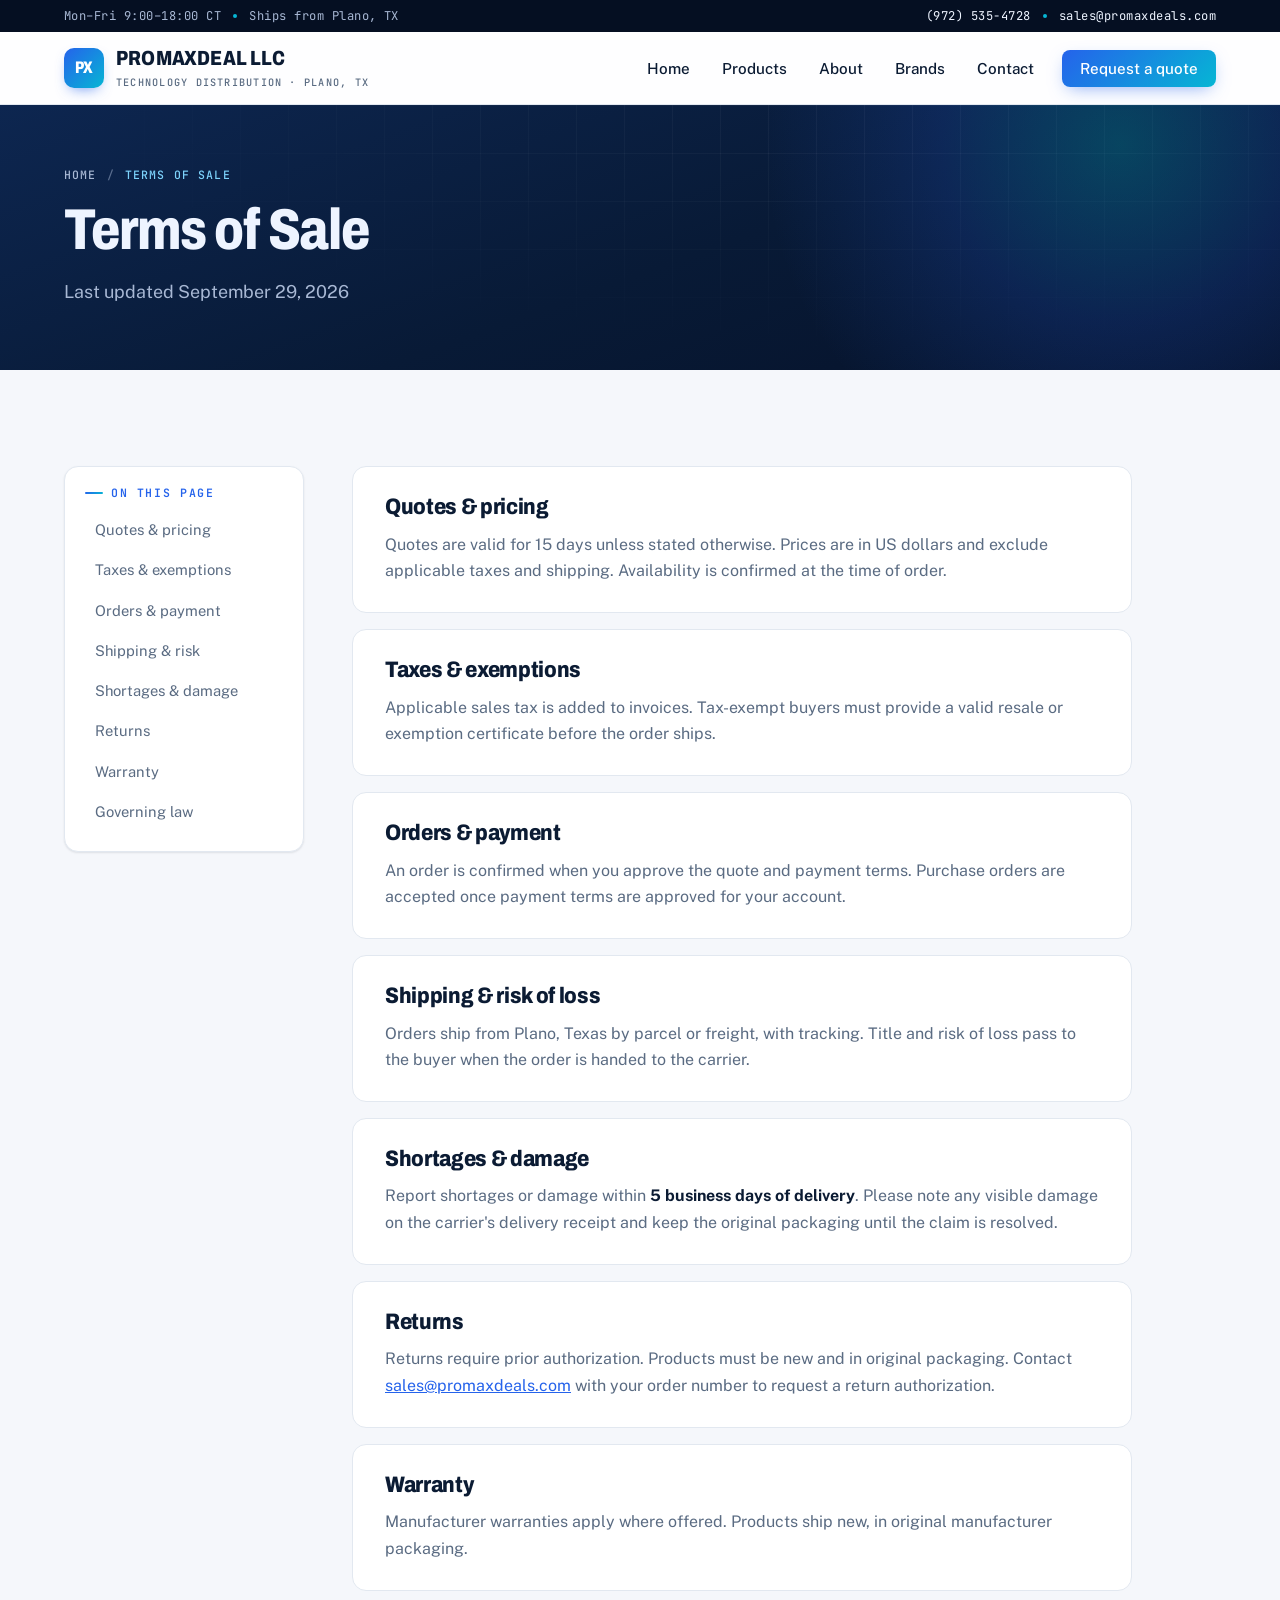
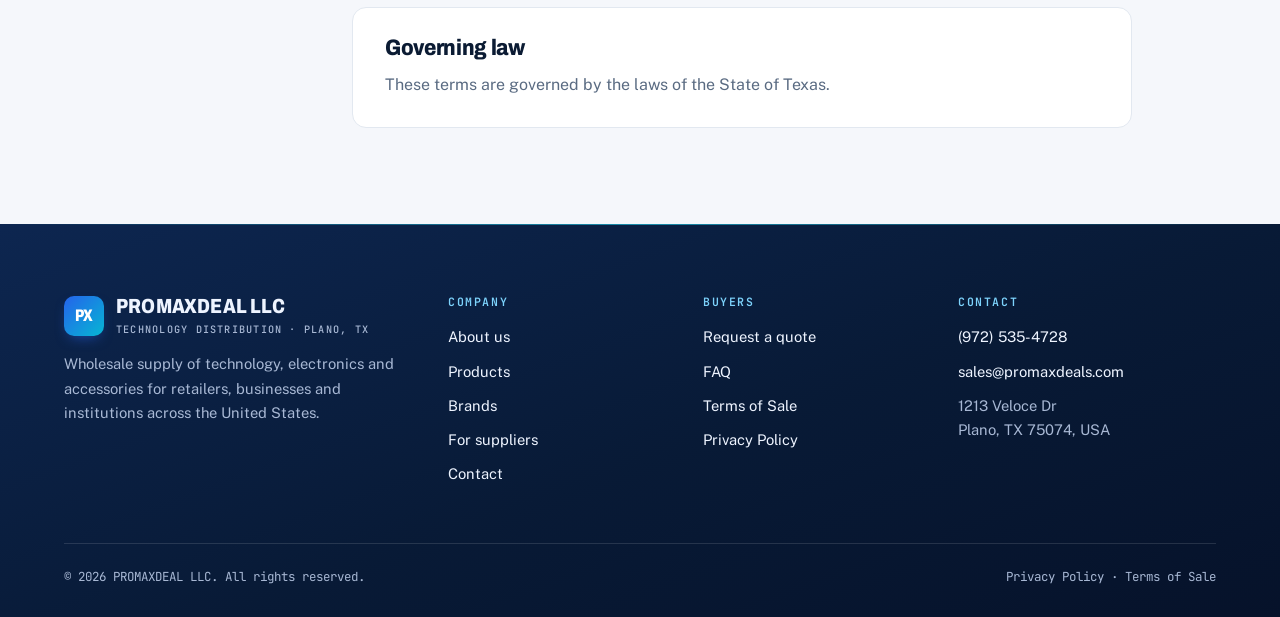
<file: terms.html>
<!doctype html>
<html lang="en">
<head>
<meta charset="utf-8">
<meta name="viewport" content="width=device-width, initial-scale=1">
<title>Terms of Sale | PROMAXDEAL LLC</title>
<meta name="description" content="PROMAXDEAL LLC Terms of Sale: quotes, pricing, taxes, shipping, returns and warranty.">
<link rel="canonical" href="https://www.promaxdeals.com/terms.html">
<meta name="theme-color" content="#131a24">
<link rel="icon" href="assets/img/favicon.svg" type="image/svg+xml">
<link rel="preconnect" href="https://fonts.googleapis.com">
<link rel="preconnect" href="https://fonts.gstatic.com" crossorigin>
<link rel="stylesheet" href="https://fonts.googleapis.com/css2?family=Archivo:wdth,wght@75..100,500..800&family=Public+Sans:wght@400;500;600&family=JetBrains+Mono:wght@400;500&display=swap">
<link rel="stylesheet" href="assets/css/styles.css">
</head>
<body>
<a class="skip" href="#main">Skip to content</a>

<div class="utility">
  <div class="wrap">
    <div><span>Mon–Fri 9:00–18:00 CT</span><span class="hide-sm">Ships from Plano, TX</span></div>
    <div><span><a href="tel:+19725354728">(972) 535-4728</a></span><span class="hide-sm"><a href="mailto:sales@promaxdeals.com">sales@promaxdeals.com</a></span></div>
  </div>
</div>

<header class="top">
  <div class="wrap">
    <a class="brand" href="index.html" aria-label="PROMAXDEAL LLC home">
      <span class="mark" aria-hidden="true">PX</span>
      <span><b>PROMAXDEAL LLC</b><small>TECHNOLOGY DISTRIBUTION · PLANO, TX</small></span>
    </a>
    <button class="menu-btn" type="button" aria-expanded="false" aria-controls="site-nav"><span></span><i class="sr-only">Menu</i></button>
    <nav class="links" id="site-nav" aria-label="Main">
      <a href="index.html">Home</a>
      <a href="products.html">Products</a>
      <a href="about.html">About</a>
      <a href="brands.html">Brands</a>
      <a href="contact.html">Contact</a>
      <a class="btn" href="contact.html#quote-form">Request a quote</a>
    </nav>
  </div>
</header>

<main id="main">
  <div class="page-hero">
    <div class="wrap">
      <nav class="crumbs" aria-label="Breadcrumb"><a href="index.html">Home</a><span aria-hidden="true">/</span><span>Terms of Sale</span></nav>
      <h1>Terms of Sale</h1>
      <p class="lede">Last updated September 29, 2026</p>
    </div>
  </div>

  <section>
    <div class="wrap legal-doc">
      <nav class="toc" aria-label="On this page">
        <p class="eyebrow">On this page</p>
        <a href="#quotes">Quotes &amp; pricing</a>
        <a href="#taxes">Taxes &amp; exemptions</a>
        <a href="#orders">Orders &amp; payment</a>
        <a href="#shipping">Shipping &amp; risk</a>
        <a href="#claims">Shortages &amp; damage</a>
        <a href="#returns">Returns</a>
        <a href="#warranty">Warranty</a>
        <a href="#law">Governing law</a>
      </nav>
      <div class="legal-body">
        <article id="quotes">
          <h2>Quotes &amp; pricing</h2>
          <p>Quotes are valid for 15 days unless stated otherwise. Prices are in US dollars and exclude applicable taxes and shipping. Availability is confirmed at the time of order.</p>
        </article>
        <article id="taxes">
          <h2>Taxes &amp; exemptions</h2>
          <p>Applicable sales tax is added to invoices. Tax-exempt buyers must provide a valid resale or exemption certificate before the order ships.</p>
        </article>
        <article id="orders">
          <h2>Orders &amp; payment</h2>
          <p>An order is confirmed when you approve the quote and payment terms. Purchase orders are accepted once payment terms are approved for your account.</p>
        </article>
        <article id="shipping">
          <h2>Shipping &amp; risk of loss</h2>
          <p>Orders ship from Plano, Texas by parcel or freight, with tracking. Title and risk of loss pass to the buyer when the order is handed to the carrier.</p>
        </article>
        <article id="claims">
          <h2>Shortages &amp; damage</h2>
          <p>Report shortages or damage within <strong>5 business days of delivery</strong>. Please note any visible damage on the carrier's delivery receipt and keep the original packaging until the claim is resolved.</p>
        </article>
        <article id="returns">
          <h2>Returns</h2>
          <p>Returns require prior authorization. Products must be new and in original packaging. Contact <a href="mailto:sales@promaxdeals.com">sales@promaxdeals.com</a> with your order number to request a return authorization.</p>
        </article>
        <article id="warranty">
          <h2>Warranty</h2>
          <p>Manufacturer warranties apply where offered. Products ship new, in original manufacturer packaging.</p>
        </article>
        <article id="law">
          <h2>Governing law</h2>
          <p>These terms are governed by the laws of the State of Texas.</p>
        </article>
      </div>
    </div>
  </section>
</main>

<footer class="site">
  <div class="wrap">
    <div class="about">
      <a class="brand" href="index.html" aria-label="PROMAXDEAL LLC home"><span class="mark" aria-hidden="true">PX</span><span><b>PROMAXDEAL LLC</b><small>TECHNOLOGY DISTRIBUTION · PLANO, TX</small></span></a>
      <p>Wholesale supply of technology, electronics and accessories for retailers, businesses and institutions across the United States.</p>
    </div>
    <div>
      <h4>Company</h4>
      <ul><li><a href="about.html">About us</a></li><li><a href="products.html">Products</a></li><li><a href="brands.html">Brands</a></li><li><a href="about.html#suppliers">For suppliers</a></li><li><a href="contact.html">Contact</a></li></ul>
    </div>
    <div>
      <h4>Buyers</h4>
      <ul><li><a href="contact.html#quote-form">Request a quote</a></li><li><a href="contact.html#faq">FAQ</a></li><li><a href="terms.html">Terms of Sale</a></li><li><a href="privacy.html">Privacy Policy</a></li></ul>
    </div>
    <div>
      <h4>Contact</h4>
      <ul><li><a href="tel:+19725354728">(972) 535-4728</a></li><li><a href="mailto:sales@promaxdeals.com">sales@promaxdeals.com</a></li><li>1213 Veloce Dr<br>Plano, TX 75074, USA</li></ul>
    </div>
    <div class="base">
      <span>© <span id="year">2026</span> PROMAXDEAL LLC. All rights reserved.</span>
      <span><a href="privacy.html">Privacy Policy</a> · <a href="terms.html">Terms of Sale</a></span>
    </div>
  </div>
</footer>

<button class="to-top" type="button" aria-label="Back to top">↑</button>
<script src="assets/js/main.js" defer></script>
</body>
</html>
</file>
<file: assets/css/styles.css>
/* PROMAXDEAL LLC — site styles
   Visual system: deep navy surfaces, electric blue → cyan gradient accent, amber signal.
   Light content areas with soft-shadowed cards; dark hero, band and footer sections. */

:root{
  --bg:#f5f7fb;
  --surface:#ffffff;
  --surface-2:#eef2f8;
  --ink:#0b1b33;
  --muted:#5a6b82;
  --line:#e2e8f0;
  --accent:#2563eb;
  --accent-2:#06b6d4;
  --accent-ink:#ffffff;
  --accent-soft:rgba(37,99,235,.08);
  --signal:#f59e0b;
  --ok:#15803d;
  --err:#dc2626;

  /* dark surfaces (hero, band, footer) */
  --navy:#081a36;
  --navy-2:#0d2650;
  --on-dark:#eef4ff;
  --on-dark-muted:#a8b8d4;
  --on-dark-line:rgba(255,255,255,.12);
  --on-dark-glass:rgba(255,255,255,.06);

  --grad:linear-gradient(135deg,#2563eb 0%,#06b6d4 100%);
  --grad-text:linear-gradient(100deg,#60a5fa 0%,#22d3ee 100%);
  --grad-navy:linear-gradient(160deg,#0d2650 0%,#081a36 55%,#06122a 100%);

  --radius:14px;
  --radius-sm:10px;
  --shadow-sm:0 1px 2px rgba(11,27,51,.06),0 1px 3px rgba(11,27,51,.05);
  --shadow:0 4px 12px -2px rgba(11,27,51,.08),0 2px 4px -2px rgba(11,27,51,.05);
  --shadow-lg:0 24px 48px -16px rgba(11,27,51,.22),0 8px 16px -8px rgba(11,27,51,.10);
  --ring:0 0 0 4px rgba(37,99,235,.18);

  --f-display:"Archivo","Arial Narrow",Arial,sans-serif;
  --f-body:"Public Sans",system-ui,-apple-system,"Segoe UI",sans-serif;
  --f-mono:"JetBrains Mono",ui-monospace,SFMono-Regular,Menlo,monospace;
  --wrap:1200px;
  --header-h:72px;
}
@media (prefers-color-scheme:dark){:root:not([data-theme="light"]){
  --bg:#070e1b;--surface:#0f1a2e;--surface-2:#15233c;--ink:#e8eef8;--muted:#9fb0c8;--line:#1f2e48;
  --accent:#4f8cff;--accent-2:#22d3ee;--accent-ink:#ffffff;--accent-soft:rgba(79,140,255,.12);
  --signal:#fbbf24;--ok:#4ade80;--err:#f87171;
  --navy:#050c1a;--navy-2:#0a1a36;
  --grad-navy:linear-gradient(160deg,#0a1a36 0%,#050c1a 60%,#030814 100%);
  --shadow-sm:0 1px 2px rgba(0,0,0,.4);--shadow:0 4px 14px -2px rgba(0,0,0,.45);--shadow-lg:0 24px 48px -16px rgba(0,0,0,.6);
  color-scheme:dark}}
:root[data-theme="dark"]{
  --bg:#070e1b;--surface:#0f1a2e;--surface-2:#15233c;--ink:#e8eef8;--muted:#9fb0c8;--line:#1f2e48;
  --accent:#4f8cff;--accent-2:#22d3ee;--accent-ink:#ffffff;--accent-soft:rgba(79,140,255,.12);
  --signal:#fbbf24;--ok:#4ade80;--err:#f87171;
  --navy:#050c1a;--navy-2:#0a1a36;
  --grad-navy:linear-gradient(160deg,#0a1a36 0%,#050c1a 60%,#030814 100%);
  --shadow-sm:0 1px 2px rgba(0,0,0,.4);--shadow:0 4px 14px -2px rgba(0,0,0,.45);--shadow-lg:0 24px 48px -16px rgba(0,0,0,.6);
  color-scheme:dark}

/* ---------- Base ---------- */
*{box-sizing:border-box}
[hidden]{display:none!important}
html{scroll-behavior:smooth;scroll-padding-top:calc(var(--header-h) + 20px)}
body{background:var(--bg);color:var(--ink);font:16px/1.65 var(--f-body);margin:0;-webkit-font-smoothing:antialiased;text-rendering:optimizeLegibility}
img,svg{max-width:100%;display:block}
.wrap{max-width:var(--wrap);margin:0 auto;padding-inline:24px}
a{color:var(--accent)}
a:focus-visible,button:focus-visible,input:focus-visible,select:focus-visible,textarea:focus-visible,summary:focus-visible{outline:2px solid var(--accent-2);outline-offset:3px;border-radius:6px}
h1,h2,h3,h4{font-family:var(--f-display);font-stretch:88%;line-height:1.08;margin:0;text-wrap:balance;letter-spacing:-.015em;color:inherit}
h2{font-size:clamp(1.9rem,3.4vw,2.75rem);font-weight:800}
h3{font-size:1.18rem;font-weight:700;font-stretch:92%}
h4{font-size:1rem;font-weight:700}
p{margin:0}
ul,ol{margin:0}
::selection{background:rgba(37,99,235,.2)}

.eyebrow{display:inline-flex;align-items:center;gap:8px;font:600 .72rem/1 var(--f-mono);letter-spacing:.14em;text-transform:uppercase;color:var(--accent)}
.eyebrow::before{content:"";width:18px;height:2px;background:var(--grad);border-radius:2px}
.lede{font-size:1.12rem;color:var(--muted);max-width:62ch}
.muted{color:var(--muted)}
.skip{position:absolute;left:-9999px;top:0;background:var(--accent);color:var(--accent-ink);padding:10px 16px;z-index:100;border-radius:8px}
.skip:focus{left:12px;top:12px}
.sr-only{position:absolute;width:1px;height:1px;overflow:hidden;clip:rect(0 0 0 0);white-space:nowrap}

/* ---------- Buttons ---------- */
.btn{display:inline-flex;align-items:center;justify-content:center;gap:8px;background:var(--grad);color:#fff;border:0;padding:14px 22px;font:600 .95rem/1 var(--f-body);text-decoration:none;cursor:pointer;white-space:nowrap;border-radius:var(--radius-sm);box-shadow:0 6px 18px -6px rgba(37,99,235,.55);transition:transform .15s,box-shadow .15s,filter .15s}
.btn:hover{transform:translateY(-1px);box-shadow:0 10px 24px -8px rgba(37,99,235,.6);filter:brightness(1.05)}
.btn:active{transform:translateY(0)}
.btn:disabled{opacity:.6;cursor:progress;transform:none}
.btn.ghost{background:var(--surface);color:var(--ink);box-shadow:inset 0 0 0 1px var(--line),var(--shadow-sm)}
.btn.ghost:hover{box-shadow:inset 0 0 0 1px var(--accent),var(--shadow);color:var(--accent);filter:none}
.arrow::after{content:"→";font-family:var(--f-mono);transition:transform .15s}
.arrow:hover::after{transform:translateX(3px)}
.text-link{font-weight:600;text-decoration:none;display:inline-flex;gap:6px;align-items:center}
.text-link:hover{text-decoration:underline;text-underline-offset:4px}

/* ---------- Dark surfaces (shared) ---------- */
.hero,.page-hero,.band,footer.site{background:var(--grad-navy);color:var(--on-dark);position:relative;isolation:isolate}
.hero .eyebrow,.page-hero .eyebrow,.band .eyebrow{color:#7dd3fc}
.hero .lede,.page-hero .lede,.band .lede,.band p{color:var(--on-dark-muted)}
.hero .btn.ghost,.page-hero .btn.ghost,.band .btn.ghost{background:var(--on-dark-glass);color:var(--on-dark);box-shadow:inset 0 0 0 1px rgba(255,255,255,.22)}
.hero .btn.ghost:hover,.page-hero .btn.ghost:hover,.band .btn.ghost:hover{background:rgba(255,255,255,.12);box-shadow:inset 0 0 0 1px rgba(255,255,255,.4);color:#fff}
.band a:not(.btn){color:#7dd3fc}
/* grid texture + glow */
.hero::before,.page-hero::before,.band::before{content:"";position:absolute;inset:0;z-index:-1;pointer-events:none;
  background-image:linear-gradient(rgba(255,255,255,.045) 1px,transparent 1px),linear-gradient(90deg,rgba(255,255,255,.045) 1px,transparent 1px);
  background-size:48px 48px;-webkit-mask-image:radial-gradient(ellipse at 70% 0%,#000 10%,transparent 70%);mask-image:radial-gradient(ellipse at 70% 0%,#000 10%,transparent 70%)}
.hero::after,.page-hero::after{content:"";position:absolute;z-index:-1;pointer-events:none;width:720px;height:720px;right:-200px;top:-320px;border-radius:50%;
  background:radial-gradient(circle,rgba(6,182,212,.28) 0%,rgba(37,99,235,.18) 35%,transparent 70%)}

/* ---------- Utility bar ---------- */
.utility{background:#050f22;color:var(--on-dark-muted);font:.76rem/1 var(--f-mono);letter-spacing:.04em}
.utility .wrap{display:flex;justify-content:space-between;gap:12px;flex-wrap:wrap;padding-block:10px}
.utility a{color:var(--on-dark);text-decoration:none}
.utility a:hover{color:#7dd3fc}
.utility span+span::before{content:"";display:inline-block;width:4px;height:4px;border-radius:50%;background:var(--accent-2);margin:0 12px 2px}
@media (max-width:640px){.utility .hide-sm{display:none}}

/* ---------- Header ---------- */
header.top{position:sticky;top:0;z-index:30;background:color-mix(in srgb,var(--surface) 86%,transparent);-webkit-backdrop-filter:saturate(180%) blur(14px);backdrop-filter:saturate(180%) blur(14px);border-bottom:1px solid var(--line);transition:box-shadow .2s}
header.top.scrolled{box-shadow:0 6px 24px -12px rgba(11,27,51,.25)}
.top .wrap{display:flex;align-items:center;justify-content:space-between;gap:16px;min-height:var(--header-h);position:relative}
.brand{display:flex;align-items:center;gap:12px;text-decoration:none;color:var(--ink);flex-shrink:0}
.mark{width:40px;height:40px;display:grid;place-items:center;background:var(--grad);color:#fff;font:800 1.05rem/1 var(--f-display);font-stretch:75%;border-radius:10px;box-shadow:0 6px 14px -6px rgba(37,99,235,.7);letter-spacing:.02em}
.brand b{font:800 1.28rem/1 var(--f-display);font-stretch:82%;letter-spacing:.01em}
.brand small{display:block;font:500 .64rem/1.2 var(--f-mono);letter-spacing:.12em;color:var(--muted);margin-top:4px}
nav.links{display:flex;gap:4px;align-items:center}
nav.links a{color:var(--ink);text-decoration:none;font-weight:500;font-size:.95rem;padding:9px 14px;border-radius:8px;transition:background .15s,color .15s}
nav.links a:hover{background:var(--accent-soft);color:var(--accent)}
nav.links a[aria-current="page"]{color:var(--accent);background:var(--accent-soft);font-weight:600}
nav.links .btn{color:#fff;padding:11px 18px;margin-left:10px}
nav.links .btn:hover{color:#fff;background:var(--grad)}
.menu-btn{display:none;background:var(--surface);border:1px solid var(--line);color:var(--ink);width:44px;height:44px;cursor:pointer;place-items:center;border-radius:10px}
.menu-btn span,.menu-btn span::before,.menu-btn span::after{display:block;width:18px;height:2px;background:currentColor;position:relative;transition:transform .2s;border-radius:2px}
.menu-btn span::before,.menu-btn span::after{content:"";position:absolute;left:0}
.menu-btn span::before{top:-6px}.menu-btn span::after{top:6px}
.menu-btn[aria-expanded="true"] span{background:transparent}
.menu-btn[aria-expanded="true"] span::before{transform:translateY(6px) rotate(45deg)}
.menu-btn[aria-expanded="true"] span::after{transform:translateY(-6px) rotate(-45deg)}
@media (max-width:960px){
  .menu-btn{display:grid}
  nav.links{display:none;position:absolute;left:12px;right:12px;top:calc(100% + 8px);background:var(--surface);border:1px solid var(--line);border-radius:var(--radius);box-shadow:var(--shadow-lg);flex-direction:column;align-items:stretch;gap:2px;padding:10px}
  nav.links.open{display:flex}
  nav.links a{padding:13px 14px}
  nav.links .btn{margin:8px 0 0;padding:15px}
}
@media (max-width:420px){.brand small{display:none}}

/* ---------- Hero (home) ---------- */
.hero{padding-block:88px 120px;overflow:hidden}
.hero .wrap{display:grid;grid-template-columns:minmax(0,1.3fr) minmax(0,1fr);gap:56px;align-items:center}
.hero h1{font-size:clamp(2.5rem,5.6vw,4.4rem);font-weight:800;font-stretch:80%;margin-block:20px 22px;letter-spacing:-.02em;line-height:1.02}
.hero h1 em{font-style:normal;background:var(--grad-text);-webkit-background-clip:text;background-clip:text;color:transparent}
.cta{display:flex;gap:12px;flex-wrap:wrap;margin-top:32px}
.hero-stats{display:flex;gap:36px;flex-wrap:wrap;margin:40px 0 0;padding-top:28px;border-top:1px solid var(--on-dark-line)}
.hero-stats div{display:flex;flex-direction:column;gap:6px}
.hero-stats dt{order:2;font:500 .7rem/1.3 var(--f-mono);letter-spacing:.1em;text-transform:uppercase;color:var(--on-dark-muted)}
.hero-stats dd{order:1;margin:0;font:800 2.1rem/1 var(--f-display);font-stretch:80%;background:var(--grad-text);-webkit-background-clip:text;background-clip:text;color:transparent}

/* ---------- Page hero (inner pages) ---------- */
.page-hero{padding-block:64px;overflow:hidden}
.page-hero h1{font-size:clamp(2.2rem,5vw,3.6rem);font-weight:800;font-stretch:80%;margin-block:18px 16px;letter-spacing:-.02em}
.crumbs{font:500 .72rem/1 var(--f-mono);letter-spacing:.1em;text-transform:uppercase;color:var(--on-dark-muted);display:flex;gap:10px;flex-wrap:wrap}
.crumbs a{color:var(--on-dark-muted);text-decoration:none}
.crumbs a:hover{color:#fff}
.crumbs span[aria-hidden]{opacity:.5}
.crumbs>span:last-child{color:#7dd3fc}

/* ---------- Spec card ---------- */
.spec{background:var(--surface);color:var(--ink);border:1px solid var(--line);border-radius:var(--radius);overflow:hidden;box-shadow:var(--shadow-lg);font-family:var(--f-mono);font-size:.82rem}
.hero .spec{border-color:rgba(255,255,255,.08)}
.spec>header{display:flex;justify-content:space-between;align-items:center;gap:10px;padding:14px 18px;background:var(--grad);color:#fff;letter-spacing:.1em;text-transform:uppercase;font-size:.72rem;font-weight:600}
.spec>header span:last-child{background:rgba(255,255,255,.18);padding:4px 8px;border-radius:6px}
.spec dl{margin:0;display:grid;grid-template-columns:auto 1fr}
.spec dt,.spec dd{margin:0;padding:12px 18px;border-top:1px solid var(--line)}
.spec dl>:nth-child(-n+2){border-top:0}
.spec dt{color:var(--muted);text-transform:uppercase;letter-spacing:.08em;font-size:.68rem;padding-top:14px}
.spec dd{color:var(--ink);min-width:0;overflow-wrap:anywhere;font-weight:500}
.spec dd a{color:var(--accent);text-decoration:none}

/* ---------- Trust strip (floats over hero) ---------- */
.strip{position:relative;z-index:2;margin-top:-56px}
.strip ul{list-style:none;padding:8px;display:grid;grid-template-columns:repeat(4,minmax(0,1fr));background:var(--surface);border:1px solid var(--line);border-radius:var(--radius);box-shadow:var(--shadow-lg)}
.strip li{padding:18px;display:flex;gap:14px;align-items:flex-start;font-size:.9rem}
.strip li+li{border-left:1px solid var(--line)}
.strip b{display:block;font-family:var(--f-display);font-stretch:90%;font-size:1.02rem;margin-bottom:2px}
.strip span{color:var(--muted)}
.strip .ico{flex-shrink:0;width:42px;height:42px;padding:10px;border-radius:10px;background:var(--accent-soft);color:var(--accent)}
@media (max-width:960px){
  .strip ul{grid-template-columns:1fr 1fr}
  .strip li:nth-child(3){border-left:0}
  .strip li:nth-child(n+3){border-top:1px solid var(--line)}
}
@media (max-width:560px){
  .strip ul{grid-template-columns:1fr}
  .strip li+li{border-left:0;border-top:1px solid var(--line)}
}

/* ---------- Sections ---------- */
section{padding-block:96px}
.head{display:grid;gap:16px;margin-bottom:48px;max-width:740px}
.head-row{display:flex;justify-content:space-between;align-items:end;gap:24px;flex-wrap:wrap;margin-bottom:48px}
.head-row .head{margin-bottom:0}
.alt{background:var(--surface);border-block:1px solid var(--line)}

/* ---------- Category cards ---------- */
.card-grid{display:grid;grid-template-columns:repeat(auto-fill,minmax(260px,1fr));gap:18px}
.item{position:relative;padding:26px 24px 28px;background:var(--surface);border:1px solid var(--line);border-radius:var(--radius);display:grid;gap:12px;align-content:start;color:inherit;text-decoration:none;box-shadow:var(--shadow-sm);transition:transform .2s,box-shadow .2s,border-color .2s;overflow:hidden}
.item::before{content:"";position:absolute;inset:0 0 auto;height:3px;background:var(--grad);transform:scaleX(0);transform-origin:left;transition:transform .25s}
a.item:hover{transform:translateY(-4px);box-shadow:var(--shadow-lg);border-color:transparent}
a.item:hover::before{transform:scaleX(1)}
a.item:hover h3{color:var(--accent)}
a.item::after{content:"→";position:absolute;right:22px;top:26px;font-family:var(--f-mono);color:var(--muted);transition:transform .2s,color .2s}
a.item:hover::after{transform:translateX(4px);color:var(--accent)}
.ico-tile{width:48px;height:48px;display:grid;place-items:center;border-radius:12px;background:var(--accent-soft);color:var(--accent);margin-bottom:4px;transition:background .2s,color .2s}
.ico-tile svg{width:24px;height:24px}
a.item:hover .ico-tile{background:var(--grad);color:#fff}
.code{font:600 .68rem/1 var(--f-mono);letter-spacing:.12em;color:var(--muted);display:inline-flex;align-items:center;gap:8px}
.code::before{content:"";width:8px;height:8px;border-radius:2px;background:var(--signal)}
.item p{color:var(--muted);font-size:.94rem}

/* ---------- Band columns ---------- */
.cols{display:grid;grid-template-columns:repeat(3,minmax(0,1fr));gap:20px}
.cols>div{display:grid;gap:12px;align-content:start;padding:28px;border-radius:var(--radius);background:var(--on-dark-glass);border:1px solid var(--on-dark-line);transition:background .2s,transform .2s}
.band .cols>div:hover{background:rgba(255,255,255,.09);transform:translateY(-3px)}
.cols>div::before{content:"";width:36px;height:3px;border-radius:3px;background:var(--grad)}
.cols p{color:var(--on-dark-muted)}
.cols ul{padding-left:18px;font-size:.95rem;display:grid;gap:6px;margin-top:4px}
.cols.section-light>div{background:var(--surface);border-color:var(--line);box-shadow:var(--shadow-sm)}
.cols.section-light p,.cols.section-light ul{color:var(--muted)}

/* ---------- Process steps ---------- */
ol.steps{margin:0;padding:0;display:grid;grid-template-columns:repeat(4,minmax(0,1fr));gap:18px;counter-reset:s}
.steps li{list-style:none;padding:28px 24px;display:grid;gap:10px;align-content:start;counter-increment:s;background:var(--surface);border:1px solid var(--line);border-radius:var(--radius);box-shadow:var(--shadow-sm);position:relative}
.steps li::before{content:"0" counter(s);font:800 2.6rem/1 var(--f-display);font-stretch:78%;background:var(--grad);-webkit-background-clip:text;background-clip:text;color:transparent;margin-bottom:6px}
.steps li:not(:last-child)::after{content:"";position:absolute;top:46px;right:-15px;width:10px;height:10px;border-top:2px solid var(--accent);border-right:2px solid var(--accent);transform:rotate(45deg);z-index:1;opacity:.5}
.steps p{color:var(--muted);font-size:.95rem}

/* ---------- Standards ---------- */
.split{display:grid;grid-template-columns:minmax(0,1fr) minmax(0,1.2fr);gap:64px;align-items:start}
.checks{margin:0;padding:0;list-style:none;display:grid;gap:12px}
.checks li{display:grid;grid-template-columns:36px 1fr;gap:14px;padding:18px 20px;background:var(--surface);border:1px solid var(--line);border-radius:var(--radius);box-shadow:var(--shadow-sm);transition:border-color .2s,box-shadow .2s}
.checks li:hover{border-color:color-mix(in srgb,var(--accent) 40%,var(--line));box-shadow:var(--shadow)}
.alt .checks li{background:var(--bg)}
.checks li::before{content:"✓";width:32px;height:32px;display:grid;place-items:center;border-radius:50%;background:var(--grad);color:#fff;font:700 .9rem/1 var(--f-mono)}
.checks b{display:block;margin-bottom:3px;font-family:var(--f-display);font-stretch:92%;font-size:1.05rem}
.checks span{color:var(--muted);font-size:.95rem}

/* ---------- CTA band (floating card) ---------- */
.band.cta-band{padding-block:0;background:transparent;color:var(--on-dark)}
.band.cta-band::before{display:none}
.cta-band .wrap{display:flex;justify-content:space-between;align-items:center;gap:28px;flex-wrap:wrap;padding:52px 56px;margin-block:96px;border-radius:20px;background:var(--grad-navy);box-shadow:var(--shadow-lg);position:relative;overflow:hidden;isolation:isolate}
.cta-band .wrap::after{content:"";position:absolute;z-index:-1;width:460px;height:460px;right:-120px;top:-220px;border-radius:50%;background:radial-gradient(circle,rgba(6,182,212,.35),transparent 65%)}
.cta-band h2{font-size:clamp(1.6rem,3vw,2.3rem)}
.cta-band p{color:var(--on-dark-muted);margin-top:10px;max-width:56ch}
.cta-band .cta{margin-top:0}
@media (max-width:1248px){.cta-band .wrap{margin-inline:24px}}
@media (max-width:560px){.cta-band .wrap{padding:36px 24px;margin-inline:16px;margin-block:64px}}

/* ---------- Product categories (detail) ---------- */
.chips{display:flex;gap:8px;flex-wrap:wrap;margin-top:30px}
.chips a{font:500 .74rem/1 var(--f-mono);letter-spacing:.06em;text-transform:uppercase;text-decoration:none;color:var(--on-dark);border:1px solid var(--on-dark-line);background:var(--on-dark-glass);padding:10px 14px;border-radius:999px;transition:background .15s,border-color .15s}
.chips a:hover{background:rgba(255,255,255,.12);border-color:rgba(255,255,255,.35)}
.cat{display:grid;grid-template-columns:minmax(0,1fr) minmax(0,1.4fr);gap:48px;padding:40px;margin-bottom:24px;background:var(--surface);border:1px solid var(--line);border-radius:20px;box-shadow:var(--shadow-sm);scroll-margin-top:calc(var(--header-h) + 20px)}
.cat .intro{display:grid;gap:12px;align-content:start;justify-items:start}
.cat h2{font-size:clamp(1.5rem,2.6vw,2rem)}
.cat .intro p{color:var(--muted)}
.cat .intro .text-link{margin-top:8px}
.sku{list-style:none;padding:0;display:grid;grid-template-columns:1fr 1fr;gap:10px;align-content:start}
.sku li{padding:13px 16px;background:var(--bg);border:1px solid var(--line);border-radius:var(--radius-sm);font-size:.94rem;display:flex;gap:10px;align-items:center;transition:border-color .15s}
.sku li:hover{border-color:var(--accent)}
.sku li::before{content:"";flex-shrink:0;width:7px;height:7px;border-radius:50%;background:var(--grad)}
@media (max-width:960px){.cat{grid-template-columns:1fr;gap:28px;padding:28px}}
@media (max-width:560px){.sku{grid-template-columns:1fr}.cat{padding:22px}}

/* ---------- Facts (about) ---------- */
.facts{display:grid;grid-template-columns:repeat(4,minmax(0,1fr));gap:18px}
.facts div{padding:28px 24px;background:var(--bg);border:1px solid var(--line);border-radius:var(--radius);display:grid;gap:10px;align-content:start}
.facts b{font:800 2.4rem/1 var(--f-display);font-stretch:78%;background:var(--grad);-webkit-background-clip:text;background-clip:text;color:transparent}
.facts span{color:var(--muted);font-size:.92rem}
@media (max-width:960px){.facts{grid-template-columns:1fr 1fr}}
@media (max-width:480px){.facts{grid-template-columns:1fr}}

.prose{display:grid;gap:16px;max-width:68ch}
.prose p{color:var(--muted)}
.prose p strong{color:var(--ink)}

/* ---------- Contact / quote ---------- */
.quote{background:var(--bg)}
.quote .wrap{display:grid;grid-template-columns:minmax(0,1fr) minmax(0,1.35fr);gap:56px;align-items:start}
.contact-list{display:grid;gap:12px;margin-top:32px}
.contact-list div{display:grid;gap:6px;padding:16px 18px;background:var(--surface);border:1px solid var(--line);border-radius:var(--radius);box-shadow:var(--shadow-sm)}
.contact-list .eyebrow{font-size:.66rem}
.contact-list .eyebrow::before{width:12px}
.contact-list p{font-size:1.02rem;font-weight:500}
.contact-list a{color:var(--ink);text-decoration:none}
.contact-list a:hover{color:var(--accent)}
form.quote-form{display:grid;grid-template-columns:1fr 1fr;gap:18px;align-content:start;background:var(--surface);border:1px solid var(--line);border-radius:20px;padding:36px;box-shadow:var(--shadow-lg);position:relative;overflow:hidden}
form.quote-form::before{content:"";position:absolute;inset:0 0 auto;height:4px;background:var(--grad)}
.field{display:grid;gap:8px;min-width:0}
.field.full{grid-column:1/-1}
label{font:600 .7rem/1 var(--f-mono);letter-spacing:.1em;text-transform:uppercase;color:var(--muted)}
label .opt{text-transform:none;letter-spacing:0;font-weight:400;opacity:.8}
input,select,textarea{width:100%;font:inherit;color:var(--ink);background:var(--bg);border:1px solid var(--line);padding:13px 14px;border-radius:var(--radius-sm);transition:border-color .15s,box-shadow .15s,background .15s}
input:hover,select:hover,textarea:hover{border-color:color-mix(in srgb,var(--muted) 50%,var(--line))}
input:focus,select:focus,textarea:focus{outline:none;border-color:var(--accent);box-shadow:var(--ring);background:var(--surface)}
[aria-invalid="true"]{border-color:var(--err)}
textarea{min-height:150px;resize:vertical}
.hp{position:absolute;left:-9999px}
.form-foot{grid-column:1/-1;display:flex;gap:16px;align-items:center;flex-wrap:wrap;margin-top:4px}
.note{font-size:.88rem;color:var(--muted)}
.note.err{color:var(--err)}
.note.ok{color:var(--ok)}
.result{grid-column:1/-1;background:var(--bg);border:1px solid var(--line);border-left:4px solid var(--ok);border-radius:var(--radius-sm);padding:20px;display:grid;gap:12px}
.result pre{margin:0;white-space:pre-wrap;font:.85rem/1.5 var(--f-mono);color:var(--ink);max-height:260px;overflow:auto}
.result .actions{display:flex;gap:10px;flex-wrap:wrap}

/* ---------- FAQ ---------- */
.faq{max-width:880px;display:grid;gap:12px}
.faq details{background:var(--bg);border:1px solid var(--line);border-radius:var(--radius);transition:border-color .2s,box-shadow .2s}
.faq details[open]{border-color:color-mix(in srgb,var(--accent) 45%,var(--line));box-shadow:var(--shadow)}
.faq summary{list-style:none;cursor:pointer;padding:20px 64px 20px 24px;font:700 1.08rem/1.35 var(--f-display);font-stretch:92%;position:relative}
.faq summary::-webkit-details-marker{display:none}
.faq summary::after{content:"+";position:absolute;right:20px;top:50%;transform:translateY(-50%);width:28px;height:28px;display:grid;place-items:center;border-radius:50%;background:var(--accent-soft);color:var(--accent);font:600 1.1rem/1 var(--f-mono)}
.faq details[open] summary::after{content:"−";background:var(--grad);color:#fff}
.faq details p{color:var(--muted);padding:0 24px 22px}

/* ---------- Map card ---------- */
.map-card{display:grid;grid-template-columns:minmax(0,1fr) minmax(0,1.2fr);border:1px solid var(--line);background:var(--surface);border-radius:20px;overflow:hidden;box-shadow:var(--shadow)}
.map-card .info{padding:40px;display:grid;gap:16px;align-content:center;justify-items:start}
.map-card iframe{width:100%;height:100%;min-height:360px;border:0}
@media (max-width:960px){.map-card{grid-template-columns:1fr}.map-card .info{padding:28px}}

/* ---------- Legal pages ---------- */
.legal-doc{display:grid;grid-template-columns:240px minmax(0,1fr);gap:48px;align-items:start}
.toc{position:sticky;top:calc(var(--header-h) + 24px);display:grid;gap:2px;font-size:.92rem;background:var(--surface);border:1px solid var(--line);border-radius:var(--radius);padding:20px;box-shadow:var(--shadow-sm)}
.toc p{margin-bottom:10px}
.toc a{color:var(--muted);text-decoration:none;padding:7px 10px;border-radius:8px}
.toc a:hover{color:var(--accent);background:var(--accent-soft)}
.legal-body{display:grid;gap:16px;max-width:78ch}
.legal-body article{display:grid;gap:12px;padding:28px 32px;background:var(--surface);border:1px solid var(--line);border-radius:var(--radius);scroll-margin-top:calc(var(--header-h) + 20px)}
.legal-body h2{font-size:1.4rem}
.legal-body p,.legal-body li{color:var(--muted)}
.legal-body ul{padding-left:20px;display:grid;gap:6px}
.legal-body strong{color:var(--ink)}
@media (max-width:960px){.legal-doc{grid-template-columns:1fr;gap:24px}.toc{position:static}}
@media (max-width:560px){.legal-body article{padding:22px}}

/* ---------- 404 ---------- */
.notfound{min-height:70vh;display:grid;align-items:center}
.notfound .big{font:800 clamp(6rem,20vw,12rem)/.9 var(--f-display);font-stretch:75%;background:var(--grad);-webkit-background-clip:text;background-clip:text;color:transparent}

/* ---------- Brand directory ---------- */
.brands-section{padding-top:0}
.brand-tools{position:sticky;top:calc(var(--header-h) + 8px);z-index:5;display:grid;grid-template-columns:minmax(220px,340px) 1fr;gap:14px 24px;align-items:end;padding:20px 24px;margin:-36px 0 32px;background:var(--surface);border:1px solid var(--line);border-radius:var(--radius);box-shadow:var(--shadow-lg)}
.brand-tools .note{grid-column:1/-1;font:600 .7rem/1 var(--f-mono);letter-spacing:.08em;text-transform:uppercase}
.az{display:flex;flex-wrap:wrap;gap:4px}
.az button{min-width:32px;height:34px;padding:0 9px;border:1px solid var(--line);background:var(--bg);color:var(--ink);font:500 .78rem/1 var(--f-mono);cursor:pointer;border-radius:8px;transition:background .15s,color .15s,border-color .15s}
.az button:hover:not(:disabled){border-color:var(--accent);color:var(--accent)}
.az button[aria-pressed="true"]{background:var(--grad);color:#fff;border-color:transparent}
.az button:disabled{opacity:.35;cursor:default}
.brand-group{padding-block:24px}
.brand-group-head{display:flex;align-items:center;gap:14px;flex-wrap:wrap;margin-bottom:18px}
.brand-group-head h2{font-size:clamp(1.35rem,2.4vw,1.8rem)}
.brand-group-head .count{margin-left:auto;font:600 .7rem/1 var(--f-mono);letter-spacing:.1em;text-transform:uppercase;color:var(--accent);background:var(--accent-soft);padding:7px 10px;border-radius:999px}
.brand-grid{list-style:none;padding:0;display:grid;grid-template-columns:repeat(auto-fill,minmax(240px,1fr));gap:12px}
.brand-tile{display:flex;align-items:center;gap:14px;padding:14px 16px;background:var(--surface);border:1px solid var(--line);border-radius:var(--radius);min-width:0;box-shadow:var(--shadow-sm);transition:transform .15s,box-shadow .15s,border-color .15s}
.brand-tile:hover{transform:translateY(-2px);box-shadow:var(--shadow);border-color:color-mix(in srgb,var(--accent) 40%,var(--line))}
.brand-tile:target{outline:2px solid var(--signal);outline-offset:2px}
.brand-tile .mono{flex-shrink:0;width:42px;height:42px;display:grid;place-items:center;border-radius:10px;background:var(--accent-soft);font:800 1.15rem/1 var(--f-display);font-stretch:80%;color:var(--accent);transition:background .15s,color .15s}
.brand-tile:hover .mono{background:var(--grad);color:#fff}
.brand-tile .bt-body{display:grid;gap:4px;min-width:0;flex:1}
.brand-tile b{font:700 1.04rem/1.15 var(--f-display);font-stretch:90%;overflow-wrap:anywhere}
.brand-tile small{font:500 .64rem/1 var(--f-mono);letter-spacing:.1em;text-transform:uppercase;color:var(--muted)}
.brand-tile a{flex-shrink:0;font:600 .68rem/1 var(--f-mono);letter-spacing:.08em;text-transform:uppercase;text-decoration:none;color:var(--accent);border:1px solid var(--line);padding:9px 11px;border-radius:8px;transition:background .15s,color .15s,border-color .15s}
.brand-tile a:hover{background:var(--grad);color:#fff;border-color:transparent}
.brand-tile[hidden],.brand-group[hidden]{display:none}
.brand-empty{padding:40px;text-align:center;color:var(--muted);background:var(--surface);border:1px dashed var(--line);border-radius:var(--radius)}
.brand-empty[hidden]{display:none}
.brand-disclaimer{margin-top:40px;padding-top:24px;border-top:1px solid var(--line);font-size:.8rem}
.brand-cloud{list-style:none;padding:0;display:flex;flex-wrap:wrap;gap:10px}
.brand-cloud a{display:block;font:700 1.02rem/1 var(--f-display);font-stretch:90%;color:var(--ink);text-decoration:none;background:var(--bg);border:1px solid var(--line);padding:14px 20px;border-radius:999px;transition:background .15s,color .15s,transform .15s,box-shadow .15s}
.brand-cloud a:hover{background:var(--grad);color:#fff;border-color:transparent;transform:translateY(-2px);box-shadow:0 8px 18px -8px rgba(37,99,235,.6)}
@media (max-width:760px){.brand-tools{position:relative;grid-template-columns:1fr;margin-top:-28px}}

/* ---------- Footer ---------- */
footer.site{padding-block:72px 32px;font-size:.92rem;color:var(--on-dark-muted)}
footer.site::before{content:"";position:absolute;inset:0 0 auto;height:1px;background:linear-gradient(90deg,transparent,rgba(34,211,238,.6),transparent)}
footer.site .wrap{display:grid;grid-template-columns:1.6fr 1fr 1fr 1.2fr;gap:40px}
footer.site b{color:var(--on-dark)}
footer.site a{color:var(--on-dark);text-decoration:none;transition:color .15s}
footer.site a:hover{color:#7dd3fc}
footer.site h4{color:#7dd3fc;font:600 .72rem/1 var(--f-mono);letter-spacing:.14em;text-transform:uppercase;margin-bottom:18px}
footer.site ul{list-style:none;padding:0;display:grid;gap:10px}
footer.site .about{display:grid;gap:16px;align-content:start;max-width:360px}
footer.site .about .brand{color:var(--on-dark)}
footer.site .about .brand small{color:var(--on-dark-muted)}
footer.site .base{grid-column:1/-1;border-top:1px solid var(--on-dark-line);padding-top:24px;margin-top:16px;display:flex;justify-content:space-between;flex-wrap:wrap;gap:10px;font:.78rem/1.4 var(--f-mono)}
footer.site .base a{color:var(--on-dark-muted)}

/* ---------- Back to top ---------- */
.to-top{position:fixed;right:20px;bottom:20px;width:46px;height:46px;display:grid;place-items:center;background:var(--grad);color:#fff;border:0;border-radius:12px;cursor:pointer;opacity:0;transform:translateY(10px);pointer-events:none;transition:opacity .2s,transform .2s;z-index:25;font:600 1.1rem/1 var(--f-mono);box-shadow:0 10px 24px -8px rgba(37,99,235,.7)}
.to-top.show{opacity:1;transform:none;pointer-events:auto}

/* ---------- Scroll reveal ---------- */
.reveal{opacity:0;transform:translateY(18px);transition:opacity .6s ease,transform .6s ease}
.reveal.in{opacity:1;transform:none}

/* ---------- Responsive ---------- */
@media (max-width:960px){
  .hero .wrap,.split,.quote .wrap{grid-template-columns:1fr;gap:40px}
  .cols{grid-template-columns:1fr}
  ol.steps{grid-template-columns:1fr 1fr}
  .steps li::after{display:none}
  footer.site .wrap{grid-template-columns:1fr 1fr}
  footer.site .about{grid-column:1/-1}
}
@media (max-width:560px){
  .wrap{padding-inline:16px}
  section{padding-block:64px}
  .hero{padding-block:56px 96px}
  .page-hero{padding-block:44px 52px}
  ol.steps{grid-template-columns:1fr}
  form.quote-form{grid-template-columns:1fr;padding:24px}
  footer.site .wrap{grid-template-columns:1fr}
  .cta .btn{flex:1 1 100%}
  .hero-stats{gap:24px}
}
@media (prefers-reduced-motion:reduce){
  html{scroll-behavior:auto}
  *,*::before,*::after{transition:none!important;animation:none!important}
  .reveal{opacity:1;transform:none}
}
@media print{
  .utility,header.top,footer.site,.to-top,.cta,.cta-band{display:none!important}
  body{background:#fff;color:#000}
  .hero,.page-hero,.band{background:#fff;color:#000}
}
</file>
